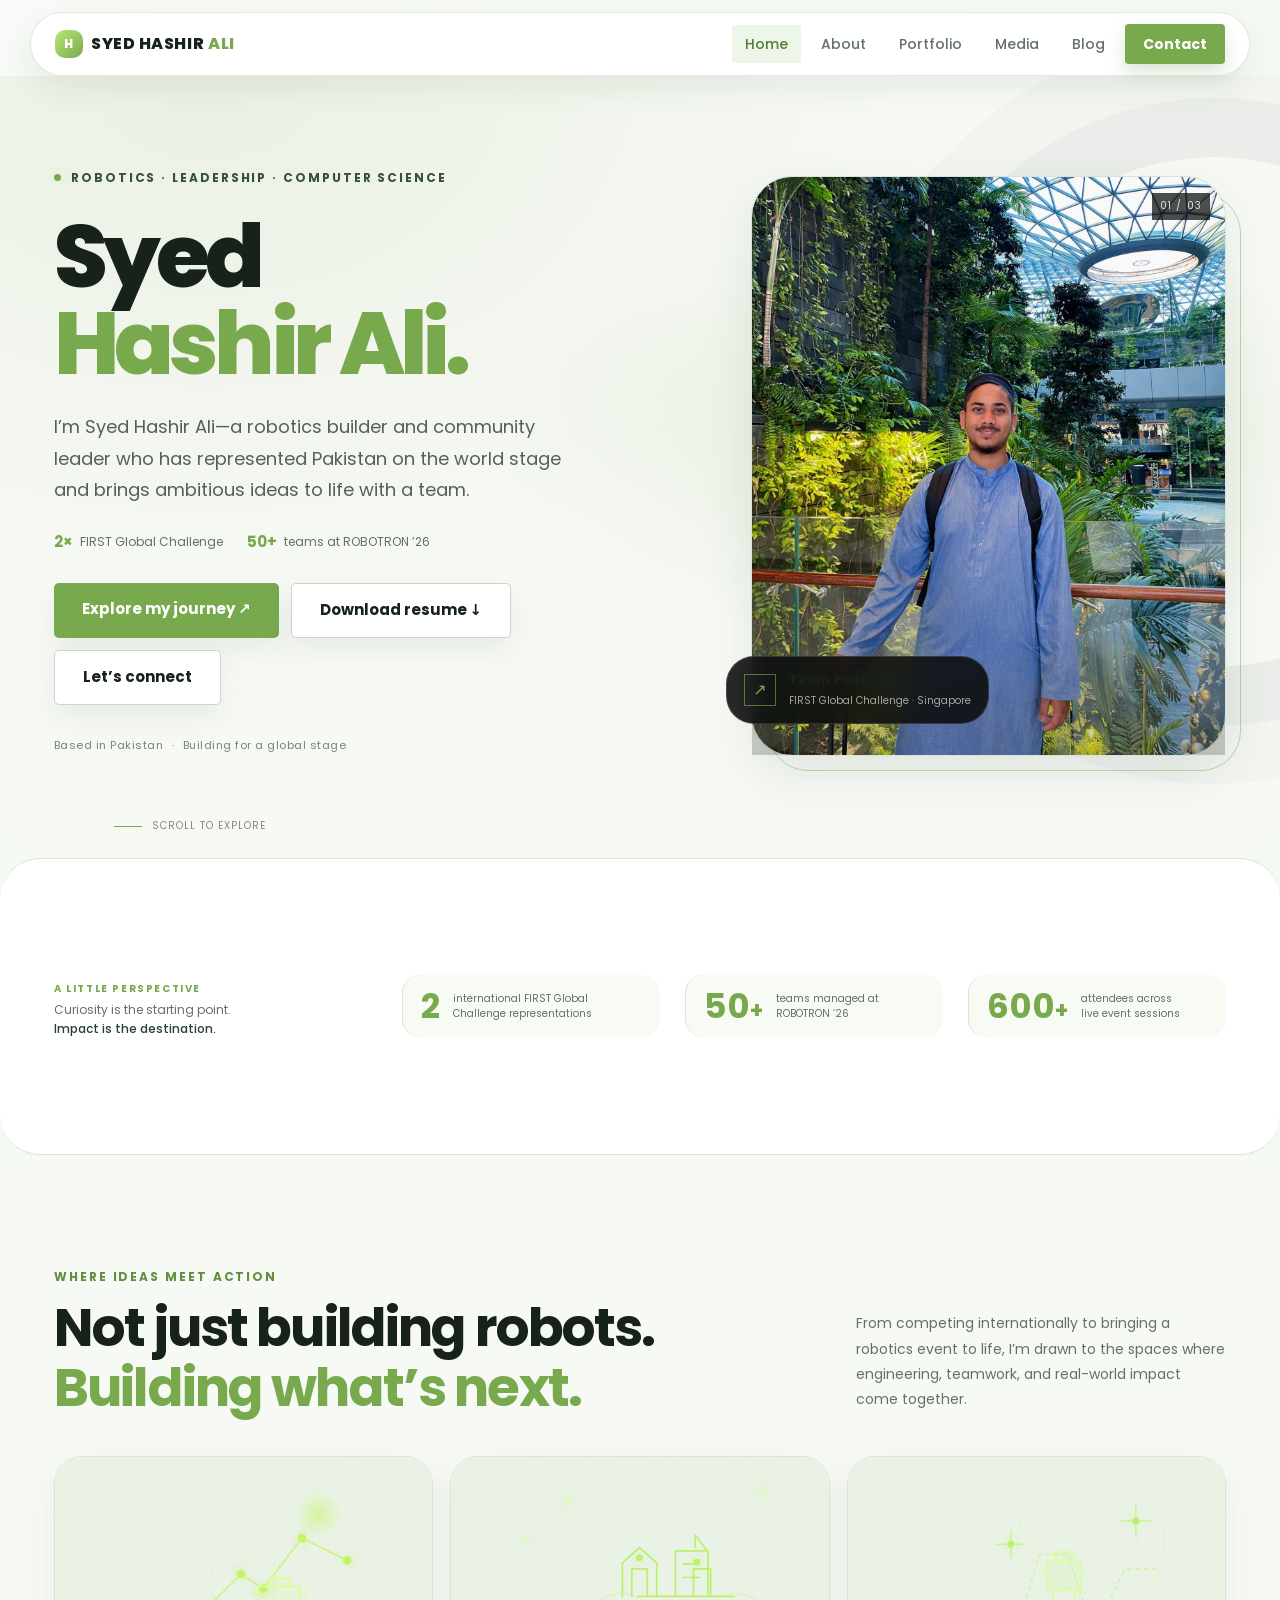
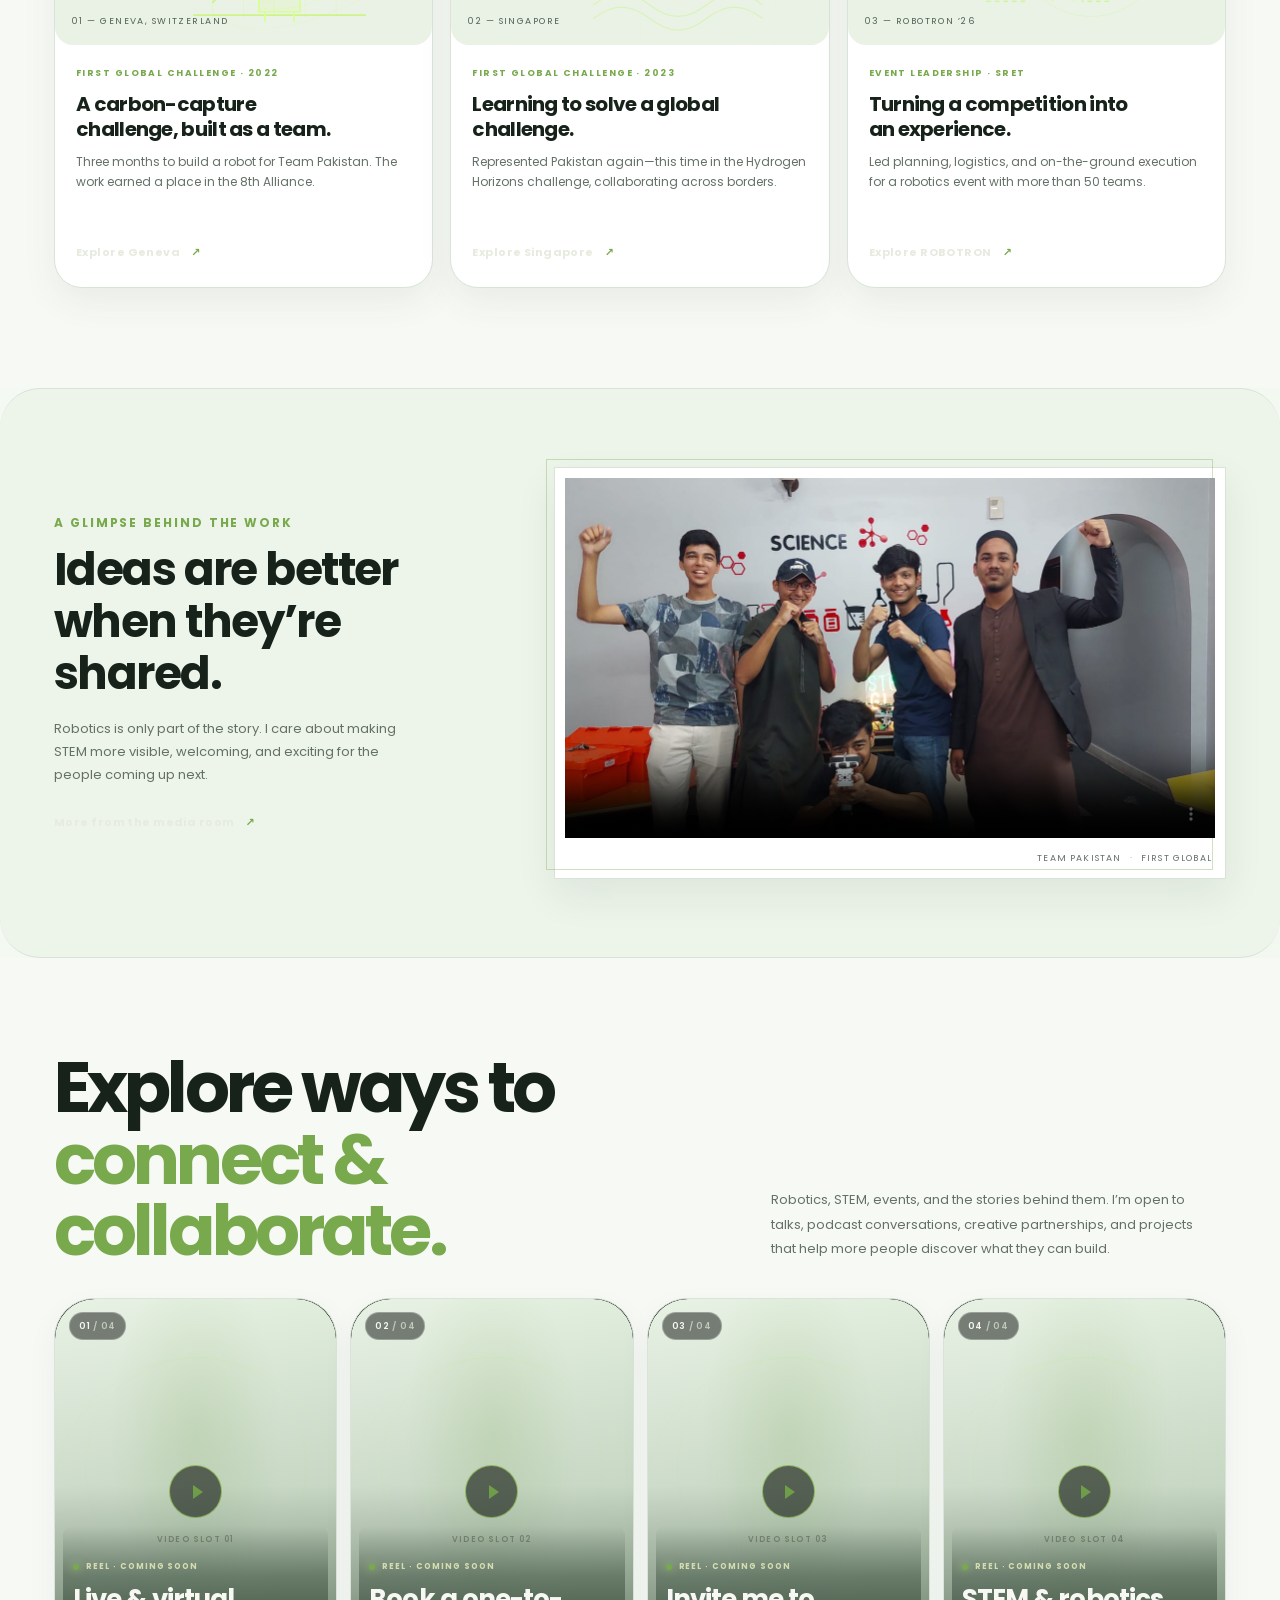
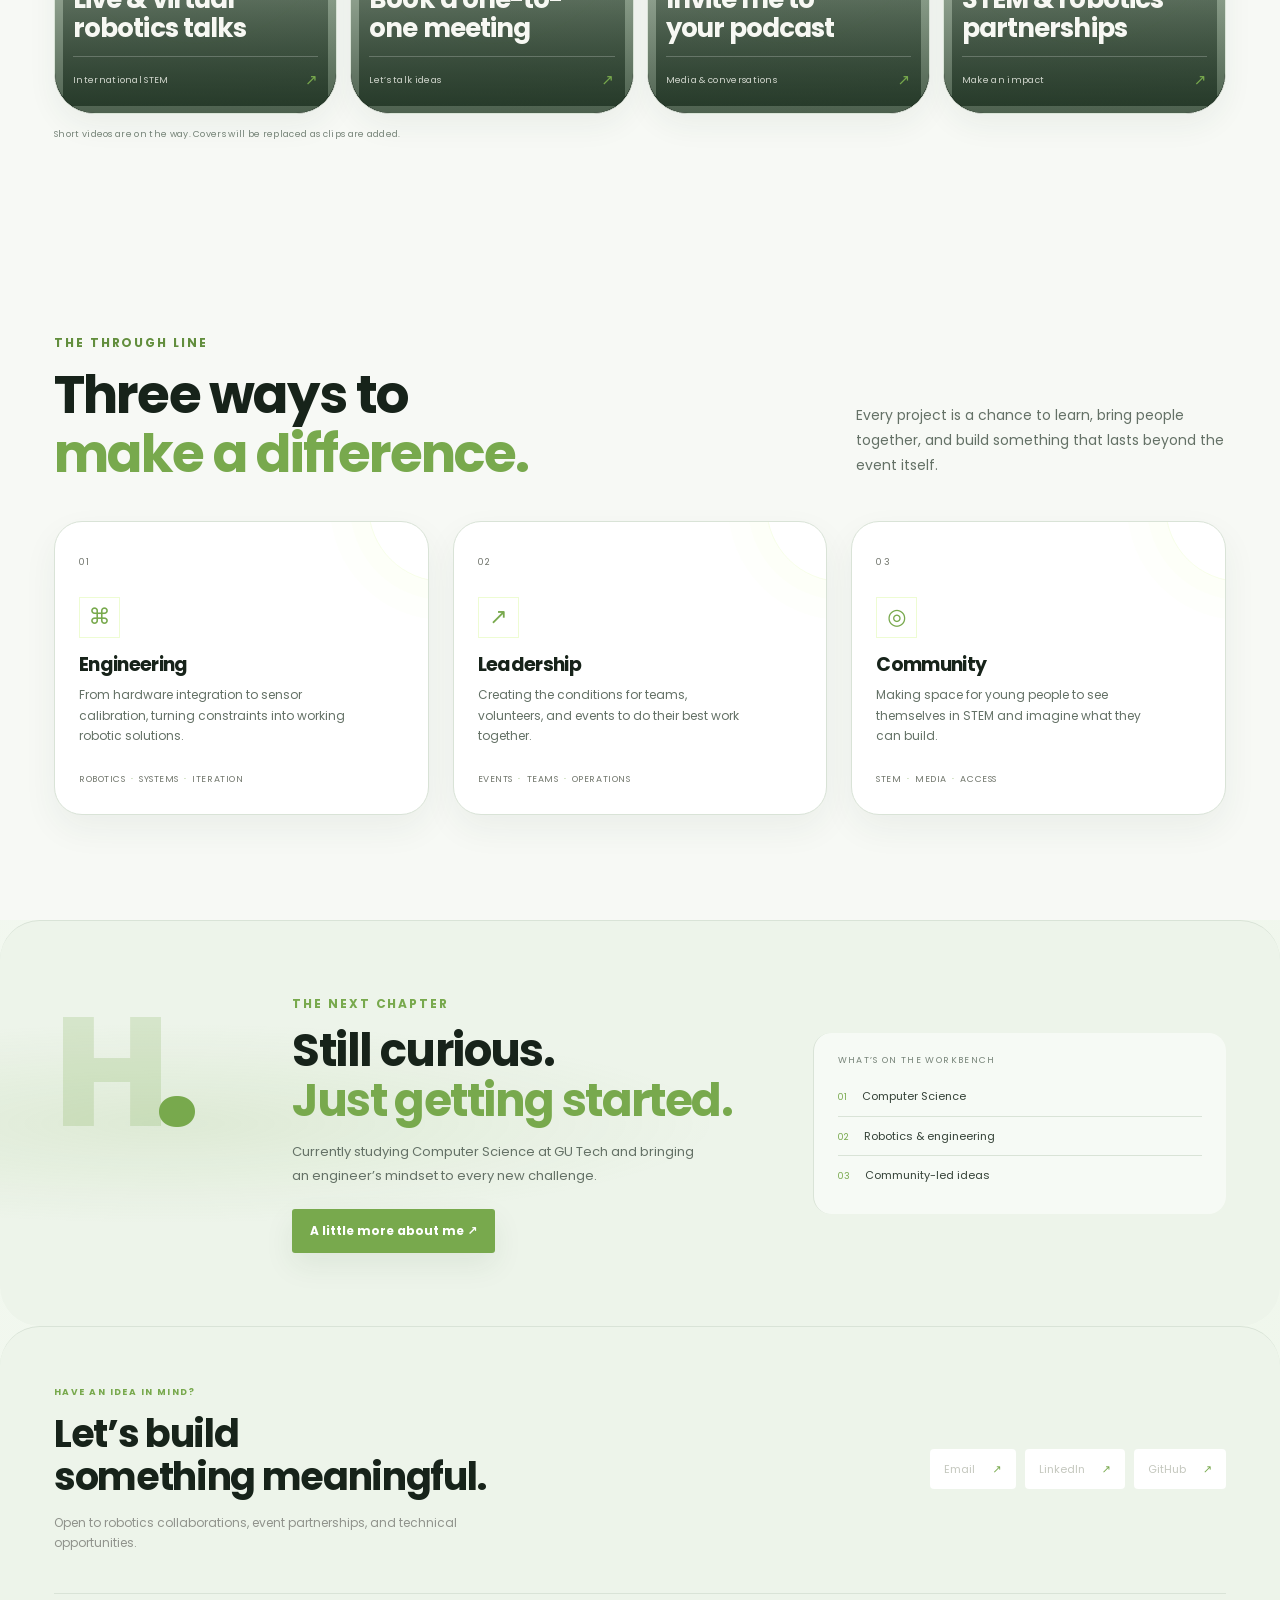
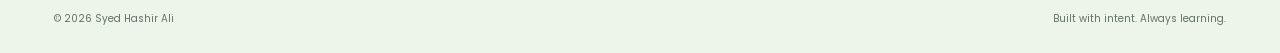
<file: public/index.html>
<!DOCTYPE html>
<html lang="en">
<head>
<meta charset="UTF-8">
<meta name="viewport" content="width=device-width, initial-scale=1">
<title>Syed Hashir Ali — Robotics, Leadership & Computer Science</title>
<meta name="description" content="Meet Syed Hashir Ali: a Team Pakistan FIRST Global Challenge representative, robotics event leader, and computer science student at GU Tech.">
<meta name="theme-color" content="#0A0A0C">
<link rel="preconnect" href="https://fonts.googleapis.com">
<link rel="preconnect" href="https://fonts.gstatic.com" crossorigin>
<link href="https://fonts.googleapis.com/css2?family=Poppins:wght@400;500;600;700;800&display=swap" rel="stylesheet">
<link rel="stylesheet" href="style.css">
</head>
<body class="home-page">

<nav>
  <div class="wrap">
    <a class="logo" href="index.html">SYED HASHIR <span>ALI</span></a>
    <button class="nav-toggle" aria-label="Open navigation" aria-expanded="false">☰</button>
    <ul class="nav-links">
      <li><a href="index.html" class="active" aria-current="page">Home</a></li>
      <li><a href="about.html">About</a></li>
      <li><a href="portfolio.html">Portfolio</a></li>
      <li><a href="media.html">Media</a></li>
      <li><a href="blog.html">Blog</a></li>
      <li><a href="contact.html" class="cta">Contact</a></li>
    </ul>
  </div>
</nav>

<main>
  <section class="home-hero">
    <div class="wrap home-hero__grid">
      <div class="home-hero__copy">
        <div class="eyebrow"><span class="status-dot"></span> Robotics · Leadership · Computer Science</div>
        <h1>Syed<br><span>Hashir Ali.</span></h1>
        <p class="home-hero__intro">I’m Syed Hashir Ali—a robotics builder and community leader who has represented Pakistan on the world stage and brings ambitious ideas to life with a team.</p>
        <div class="home-hero__facts">
          <span><b>2×</b> FIRST Global Challenge</span>
          <span><b>50+</b> teams at ROBOTRON ’26</span>
        </div>
        <div class="btn-row">
          <a class="btn btn-primary" href="journey.html">Explore my journey <span aria-hidden="true">↗</span></a>
          <a class="btn btn-outline" href="resume/Syed_Hashir_Ali_Resume.pdf" download>Download resume <span aria-hidden="true">↓</span></a>
          <a class="btn btn-outline" href="contact.html">Let’s connect</a>
        </div>
        <div class="home-hero__location">Based in Pakistan <span aria-hidden="true">·</span> Building for a global stage</div>
      </div>
      <figure class="home-hero__portrait">
        <img src="assets/images/hashir-singapore.jpg" alt="Syed Hashir Ali in Singapore" fetchpriority="high">
        <figcaption class="portrait-note">
          <span class="portrait-note__mark" aria-hidden="true">↗</span>
          <span><strong>Team Pakistan</strong><small>FIRST Global Challenge · Singapore</small></span>
        </figcaption>
        <span class="portrait-index" aria-hidden="true">01 / 03</span>
      </figure>
    </div>
    <div class="hero-scroll" aria-hidden="true"><span></span> Scroll to explore</div>
  </section>

  <section class="home-proof" aria-label="Highlights">
    <div class="wrap home-proof__grid">
      <div class="home-proof__intro">
        <span class="eyebrow">A little perspective</span>
        <p>Curiosity is the starting point.<br><strong>Impact is the destination.</strong></p>
      </div>
      <div class="home-proof__stat"><b>2</b><span>international FIRST Global<br>Challenge representations</span></div>
      <div class="home-proof__stat"><b>50<span>+</span></b><span>teams managed at<br>ROBOTRON ’26</span></div>
      <div class="home-proof__stat"><b>600<span>+</span></b><span>attendees across<br>live event sessions</span></div>
    </div>
  </section>

  <section class="home-story">
    <div class="wrap">
      <div class="section-head home-section-head reveal">
        <div>
          <div class="eyebrow">Where ideas meet action</div>
          <h2>Not just building robots.<br><span>Building what’s next.</span></h2>
        </div>
        <p>From competing internationally to bringing a robotics event to life, I’m drawn to the spaces where engineering, teamwork, and real-world impact come together.</p>
      </div>

      <div class="home-story-grid">
        <a class="story-card story-card--geneva reveal" href="geneva.html">
          <div class="story-card__art art-geneva" aria-hidden="true">
            <span class="art-orbit art-orbit--one"></span>
            <span class="art-orbit art-orbit--two"></span>
            <span class="art-sun"></span>
            <svg viewBox="0 0 240 180" role="presentation">
              <path class="art-line" d="M20 145h200M42 130l33-33 26 17 45-59 53 26" />
              <path class="art-line art-line--thin" d="M42 148V45m36 103V84m36 64V69m36 79V42m36 106V58" />
              <circle class="art-node" cx="75" cy="97" r="5"/><circle class="art-node" cx="101" cy="114" r="5"/><circle class="art-node" cx="146" cy="55" r="5"/><circle class="art-node" cx="199" cy="81" r="5"/>
              <path class="art-robot" d="M96 111h48v30H96zM108 102h24v9h-24zm-5 39v11m34-11v11M88 120h8m48 0h8" />
            </svg>
            <span class="art-label">01 — Geneva, Switzerland</span>
          </div>
          <div class="story-card__copy">
            <div class="story-card__eyebrow">FIRST Global Challenge · 2022</div>
            <h3>A carbon-capture challenge, built as a team.</h3>
            <p>Three months to build a robot for Team Pakistan. The work earned a place in the 8th Alliance.</p>
            <span class="story-card__link">Explore Geneva <span aria-hidden="true">↗</span></span>
          </div>
        </a>

        <a class="story-card story-card--singapore reveal" href="singapore.html">
          <div class="story-card__art art-singapore" aria-hidden="true">
            <span class="art-grid"></span>
            <span class="art-spark art-spark--one"></span><span class="art-spark art-spark--two"></span><span class="art-spark art-spark--three"></span>
            <svg viewBox="0 0 240 180" role="presentation">
              <path class="art-wave" d="M24 133c23-18 43-18 66 0s43 18 66 0 43-18 66 0M24 149c23-18 43-18 66 0s43 18 66 0 43-18 66 0" />
              <path class="art-line" d="M58 123V84l20-18 20 18v39m-29 0V91h18v32m33 0V70h38v53m-29-38h19m-19 16h19m-5-35V51l14 19m-16 53V91h20v32m-85 0h113" />
              <circle class="art-node" cx="78" cy="78" r="4"/><circle class="art-node" cx="145" cy="83" r="4"/>
            </svg>
            <span class="art-label">02 — Singapore</span>
          </div>
          <div class="story-card__copy">
            <div class="story-card__eyebrow">FIRST Global Challenge · 2023</div>
            <h3>Learning to solve a global challenge.</h3>
            <p>Represented Pakistan again—this time in the Hydrogen Horizons challenge, collaborating across borders.</p>
            <span class="story-card__link">Explore Singapore <span aria-hidden="true">↗</span></span>
          </div>
        </a>

        <a class="story-card story-card--robotron reveal" href="robotron.html">
          <div class="story-card__art art-robotron" aria-hidden="true">
            <span class="art-ring art-ring--one"></span><span class="art-ring art-ring--two"></span>
            <svg viewBox="0 0 240 180" role="presentation">
              <path class="art-track" d="M20 129h45l16-55h34l17 55h31l18-38h39" />
              <path class="art-robot" d="M89 82h42v34H89zM98 71h24v11H98zm-1 45v12m25-12v12M82 94h7m42 0h8" />
              <path class="art-line art-line--thin" d="M31 62h34m-17-17v34m127-44h38m-19-19v38" />
              <circle class="art-node" cx="48" cy="62" r="4"/><circle class="art-node" cx="194" cy="35" r="4"/>
            </svg>
            <span class="art-label">03 — ROBOTRON ’26</span>
          </div>
          <div class="story-card__copy">
            <div class="story-card__eyebrow">Event leadership · SRET</div>
            <h3>Turning a competition into an experience.</h3>
            <p>Led planning, logistics, and on-the-ground execution for a robotics event with more than 50 teams.</p>
            <span class="story-card__link">Explore ROBOTRON <span aria-hidden="true">↗</span></span>
          </div>
        </a>
      </div>
    </div>
  </section>

  <section class="home-film">
    <div class="wrap home-film__grid reveal">
      <div class="home-film__copy">
        <div class="eyebrow">A glimpse behind the work</div>
        <h2>Ideas are better<br>when they’re shared.</h2>
        <p>Robotics is only part of the story. I care about making STEM more visible, welcoming, and exciting for the people coming up next.</p>
        <a class="text-link" href="media.html">More from the media room <span aria-hidden="true">↗</span></a>
      </div>
      <div class="home-film__frame">
        <video controls muted playsinline preload="metadata" poster="assets/images/teampakforsingapore.jpg" aria-label="FIRST Global Challenge short video featuring Team Pakistan">
          <source src="videos/reel-1.mp4" type="video/mp4">
          Your browser does not support HTML video.
        </video>
        <span class="home-film__caption">Team Pakistan <span>·</span> FIRST Global</span>
      </div>
    </div>
  </section>

  <section class="home-shorts">
    <div class="wrap">
      <div class="home-shorts__heading reveal">
        <h2>Explore ways to<br><span>connect & collaborate.</span></h2>
        <p>Robotics, STEM, events, and the stories behind them. I’m open to talks, podcast conversations, creative partnerships, and projects that help more people discover what they can build.</p>
      </div>
      <div class="home-shorts__grid reveal">
        <a class="home-short-card" href="geneva.html" data-short-video="videos/shorts/robotics-talks.mp4" aria-label="Explore live and virtual robotics talks">
          <span class="home-short-card__screen" aria-hidden="true"><span class="home-short-card__play"></span><span class="home-short-card__screen-label">VIDEO SLOT 01</span></span>
          <span class="home-short-card__number">01 <i>/ 04</i></span>
          <span class="home-short-card__content"><span class="home-short-card__type">REEL · COMING SOON</span><strong>Live & virtual<br>robotics talks</strong><span class="home-short-card__link">International STEM <i aria-hidden="true">↗</i></span></span>
        </a>
        <a class="home-short-card" href="contact.html" data-short-video="videos/shorts/one-to-one-meeting.mp4" aria-label="Book a one-to-one conversation">
          <span class="home-short-card__screen" aria-hidden="true"><span class="home-short-card__play"></span><span class="home-short-card__screen-label">VIDEO SLOT 02</span></span>
          <span class="home-short-card__number">02 <i>/ 04</i></span>
          <span class="home-short-card__content"><span class="home-short-card__type">REEL · COMING SOON</span><strong>Book a one-to-<br>one meeting</strong><span class="home-short-card__link">Let’s talk ideas <i aria-hidden="true">↗</i></span></span>
        </a>
        <a class="home-short-card" href="media.html" data-short-video="videos/shorts/podcast-guest.mp4" aria-label="Invite me to a podcast or media conversation">
          <span class="home-short-card__screen" aria-hidden="true"><span class="home-short-card__play"></span><span class="home-short-card__screen-label">VIDEO SLOT 03</span></span>
          <span class="home-short-card__number">03 <i>/ 04</i></span>
          <span class="home-short-card__content"><span class="home-short-card__type">REEL · COMING SOON</span><strong>Invite me to<br>your podcast</strong><span class="home-short-card__link">Media & conversations <i aria-hidden="true">↗</i></span></span>
        </a>
        <a class="home-short-card" href="contact.html" data-short-video="videos/shorts/stem-partnerships.mp4" aria-label="Explore STEM and robotics partnerships">
          <span class="home-short-card__screen" aria-hidden="true"><span class="home-short-card__play"></span><span class="home-short-card__screen-label">VIDEO SLOT 04</span></span>
          <span class="home-short-card__number">04 <i>/ 04</i></span>
          <span class="home-short-card__content"><span class="home-short-card__type">REEL · COMING SOON</span><strong>STEM & robotics<br>partnerships</strong><span class="home-short-card__link">Make an impact <i aria-hidden="true">↗</i></span></span>
        </a>
      </div>
      <p class="home-shorts__note">Short videos are on the way. Covers will be replaced as clips are added.</p>
    </div>
  </section>

  <section class="home-pillars">
    <div class="wrap">
      <div class="section-head home-section-head reveal">
        <div>
          <div class="eyebrow">The through line</div>
          <h2>Three ways to<br><span>make a difference.</span></h2>
        </div>
        <p>Every project is a chance to learn, bring people together, and build something that lasts beyond the event itself.</p>
      </div>
      <div class="pillars-row home-pillars__row reveal">
        <article class="pillar home-pillar">
          <span class="pillar-number">01</span>
          <span class="pillar-icon" aria-hidden="true">⌘</span>
          <h3>Engineering</h3>
          <p>From hardware integration to sensor calibration, turning constraints into working robotic solutions.</p>
          <span class="pillar-keywords">Robotics <i>·</i> Systems <i>·</i> Iteration</span>
        </article>
        <article class="pillar home-pillar">
          <span class="pillar-number">02</span>
          <span class="pillar-icon" aria-hidden="true">↗</span>
          <h3>Leadership</h3>
          <p>Creating the conditions for teams, volunteers, and events to do their best work together.</p>
          <span class="pillar-keywords">Events <i>·</i> Teams <i>·</i> Operations</span>
        </article>
        <article class="pillar home-pillar">
          <span class="pillar-number">03</span>
          <span class="pillar-icon" aria-hidden="true">◎</span>
          <h3>Community</h3>
          <p>Making space for young people to see themselves in STEM and imagine what they can build.</p>
          <span class="pillar-keywords">STEM <i>·</i> Media <i>·</i> Access</span>
        </article>
      </div>
    </div>
  </section>

  <section class="home-next">
    <div class="wrap home-next__grid reveal">
      <div class="home-next__mark" aria-hidden="true">H<span>.</span></div>
      <div class="home-next__copy">
        <div class="eyebrow">The next chapter</div>
        <h2>Still curious.<br><span>Just getting started.</span></h2>
        <p>Currently studying Computer Science at GU Tech and bringing an engineer’s mindset to every new challenge.</p>
        <a class="btn btn-primary" href="about.html#education">A little more about me <span aria-hidden="true">↗</span></a>
      </div>
      <div class="home-next__aside">
        <span class="home-next__aside-label">What’s on the workbench</span>
        <div><span>01</span> Computer Science</div>
        <div><span>02</span> Robotics & engineering</div>
        <div><span>03</span> Community-led ideas</div>
      </div>
    </div>
  </section>
</main>

<footer>
  <div class="wrap">
    <div class="foot-grid">
      <div>
        <div class="eyebrow">Have an idea in mind?</div>
        <h2>Let’s build<br>something meaningful.</h2>
        <p class="home-footer__copy">Open to robotics collaborations, event partnerships, and technical opportunities.</p>
      </div>
      <div class="foot-links">
        <a href="mailto:ahashir541@gmail.com">Email <span aria-hidden="true">↗</span></a>
        <a href="https://www.linkedin.com/in/syedhashiraly" target="_blank" rel="noopener noreferrer">LinkedIn <span aria-hidden="true">↗</span></a>
        <a href="https://github.com/ahashir541" target="_blank" rel="noopener noreferrer">GitHub <span aria-hidden="true">↗</span></a>
      </div>
    </div>
    <div class="copyright"><span>© 2026 Syed Hashir Ali</span><span>Built with intent. Always learning.</span></div>
  </div>
</footer>

<script src="main.js"></script>
</body>
</html>
</file>
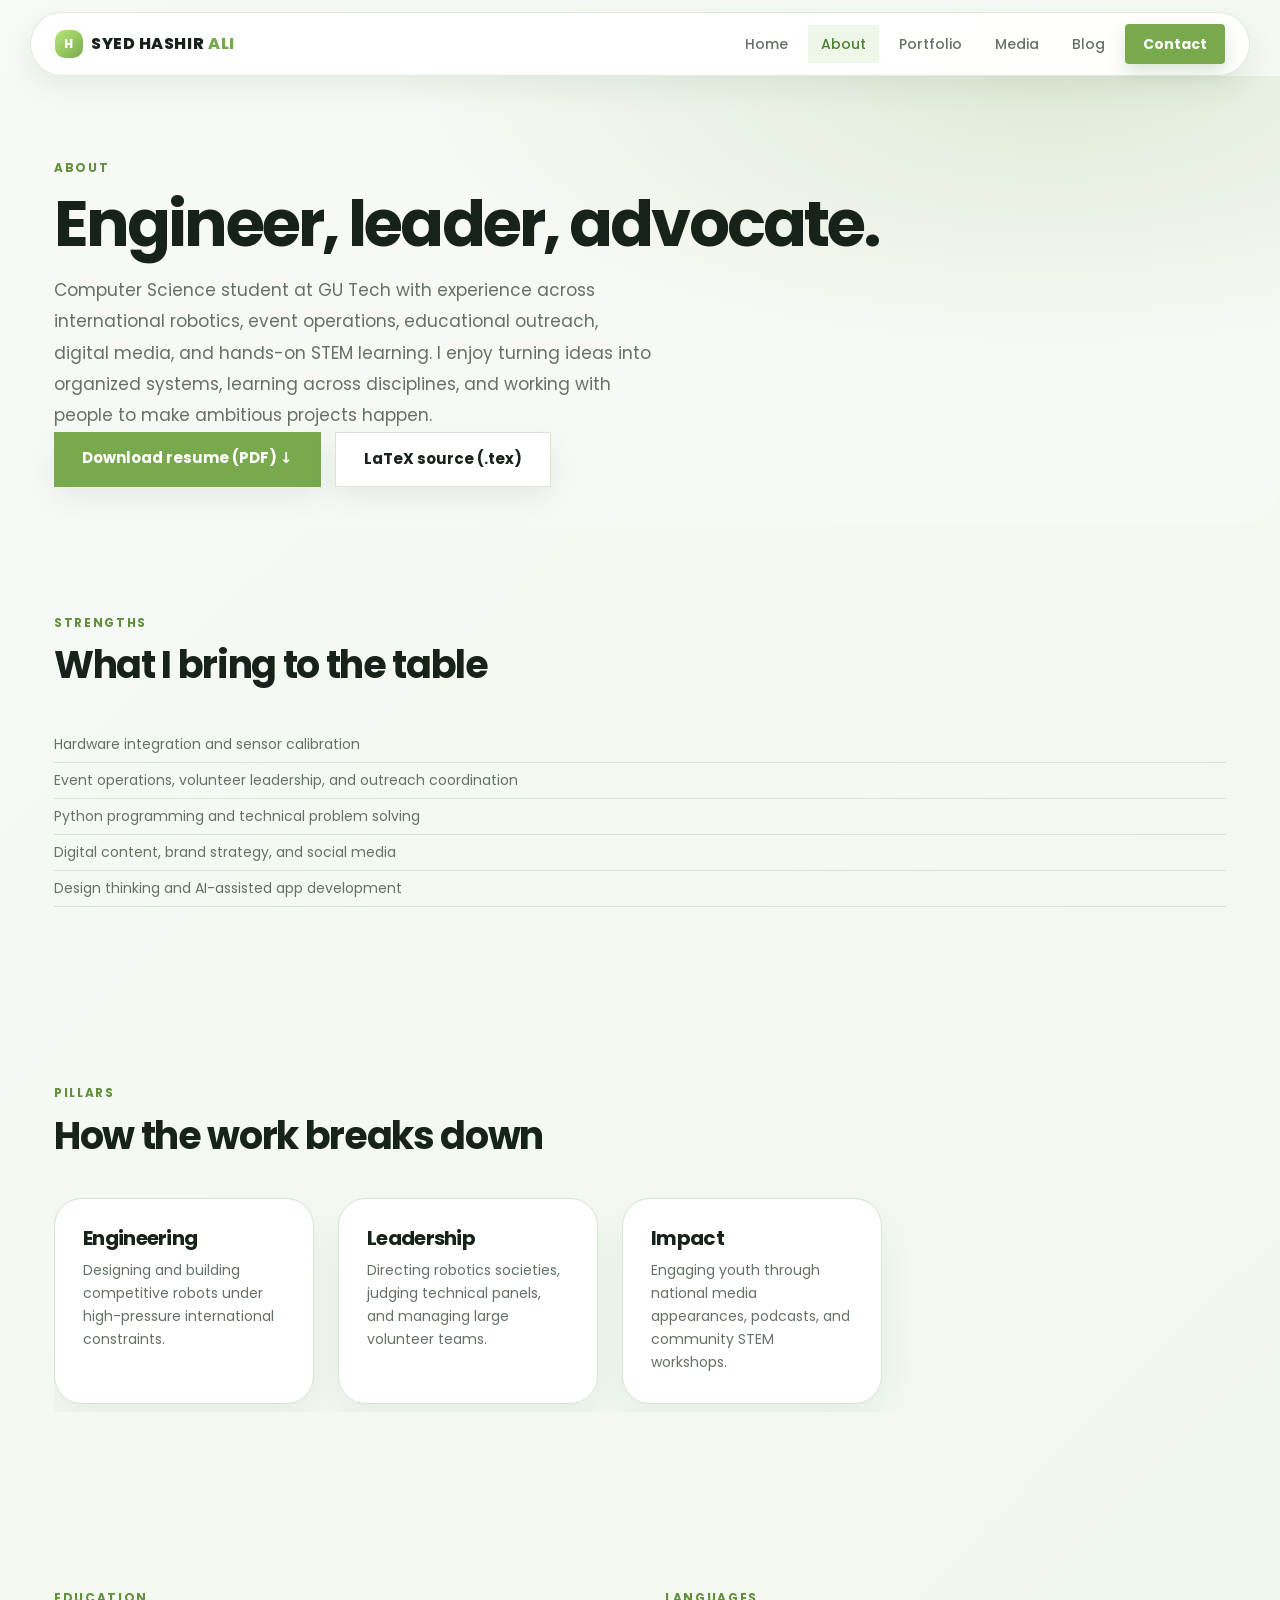
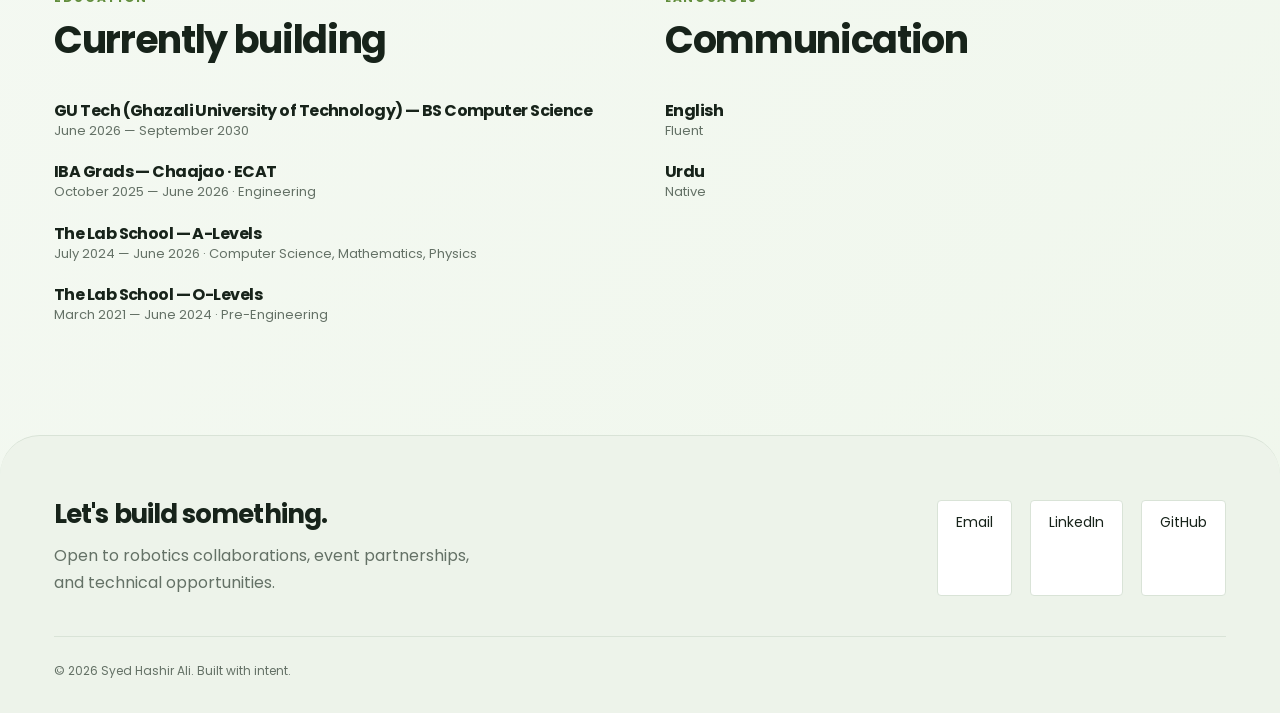
<file: public/about.html>
<!DOCTYPE html>
<html lang="en">
<head>
<meta charset="UTF-8">
<meta name="viewport" content="width=device-width, initial-scale=1">
<title>About — Syed Hashir Ali</title>
<link rel="preconnect" href="https://fonts.googleapis.com">
<link href="https://fonts.googleapis.com/css2?family=Poppins:wght@400;500;600;700;800&display=swap" rel="stylesheet">
<link rel="stylesheet" href="style.css">
</head>
<body>

<nav>
  <div class="wrap">
    <a class="logo" href="index.html">SYED HASHIR <span>ALI</span></a>
    <button class="nav-toggle" aria-label="Menu">☰</button>
    <ul class="nav-links">
      <li><a href="index.html">Home</a></li>
      <li><a href="about.html" class="active" aria-current="page">About</a></li>
      <li><a href="portfolio.html">Portfolio</a></li>
      <li><a href="media.html">Media</a></li>
      <li><a href="blog.html">Blog</a></li>
      <li><a href="contact.html" class="cta">Contact</a></li>
    </ul>
  </div>
</nav>

<section class="page-hero">
  <div class="wrap">
    <div class="eyebrow">About</div>
    <h1>Engineer, leader, advocate.</h1>
    <p>Computer Science student at GU Tech with experience across international robotics, event operations, educational outreach, digital media, and hands-on STEM learning. I enjoy turning ideas into organized systems, learning across disciplines, and working with people to make ambitious projects happen.</p>
    <div class="btn-row">
      <a class="btn btn-primary" href="resume/Syed_Hashir_Ali_Resume.pdf" download>Download resume (PDF) <span aria-hidden="true">↓</span></a>
      <a class="btn btn-outline" href="resume/Syed_Hashir_Ali_Resume.tex" download>LaTeX source (.tex)</a>
    </div>
  </div>
</section>

<section>
  <div class="wrap">
    <div class="section-head reveal"><div class="eyebrow">Strengths</div><h2>What I bring to the table</h2></div>
    <div class="skills-grid reveal">
      <div class="skill-cat"><ul>
        <li>Hardware integration and sensor calibration</li>
        <li>Event operations, volunteer leadership, and outreach coordination</li>
        <li>Python programming and technical problem solving</li>
        <li>Digital content, brand strategy, and social media</li>
        <li>Design thinking and AI-assisted app development</li>
      </ul></div>
    </div>
  </div>
</section>

<section>
  <div class="wrap">
    <div class="section-head reveal"><div class="eyebrow">Pillars</div><h2>How the work breaks down</h2></div>
    <div class="pillars-row reveal">
      <div class="pillar"><h3>Engineering</h3><p>Designing and building competitive robots under high-pressure international constraints.</p></div>
      <div class="pillar"><h3>Leadership</h3><p>Directing robotics societies, judging technical panels, and managing large volunteer teams.</p></div>
      <div class="pillar"><h3>Impact</h3><p>Engaging youth through national media appearances, podcasts, and community STEM workshops.</p></div>
    </div>
  </div>
</section>

<section id="education">
  <div class="wrap two-col">
    <div class="reveal">
      <div class="section-head"><div class="eyebrow">Education</div><h2>Currently building</h2></div>
      <div class="edu-item"><h3>GU Tech (Ghazali University of Technology) — BS Computer Science</h3><div class="when">June 2026 — September 2030</div></div>
      <div class="edu-item"><h3>IBA Grads — Chaajao · ECAT</h3><div class="when">October 2025 — June 2026 · Engineering</div></div>
      <div class="edu-item"><h3>The Lab School — A-Levels</h3><div class="when">July 2024 — June 2026 · Computer Science, Mathematics, Physics</div></div>
      <div class="edu-item"><h3>The Lab School — O-Levels</h3><div class="when">March 2021 — June 2024 · Pre-Engineering</div></div>
    </div>
    <div class="reveal">
      <div class="section-head"><div class="eyebrow">Languages</div><h2>Communication</h2></div>
      <div class="edu-item"><h3>English</h3><div class="when">Fluent</div></div>
      <div class="edu-item"><h3>Urdu</h3><div class="when">Native</div></div>
    </div>
  </div>
</section>

<footer>
  <div class="wrap">
    <div class="foot-grid">
      <div>
        <h2>Let's build something.</h2>
        <p style="color:var(--muted); max-width:420px;">Open to robotics collaborations, event partnerships, and technical opportunities.</p>
      </div>
      <div class="foot-links">
        <a href="mailto:ahashir541@gmail.com">Email</a>
        <a href="https://www.linkedin.com/in/syedhashiraly" target="_blank" rel="noopener">LinkedIn</a>
        <a href="https://github.com/ahashir541" target="_blank" rel="noopener">GitHub</a>
      </div>
    </div>
    <div class="copyright">© 2026 Syed Hashir Ali. Built with intent.</div>
  </div>
</footer>

<script src="main.js"></script>
</body>
</html>
</file>
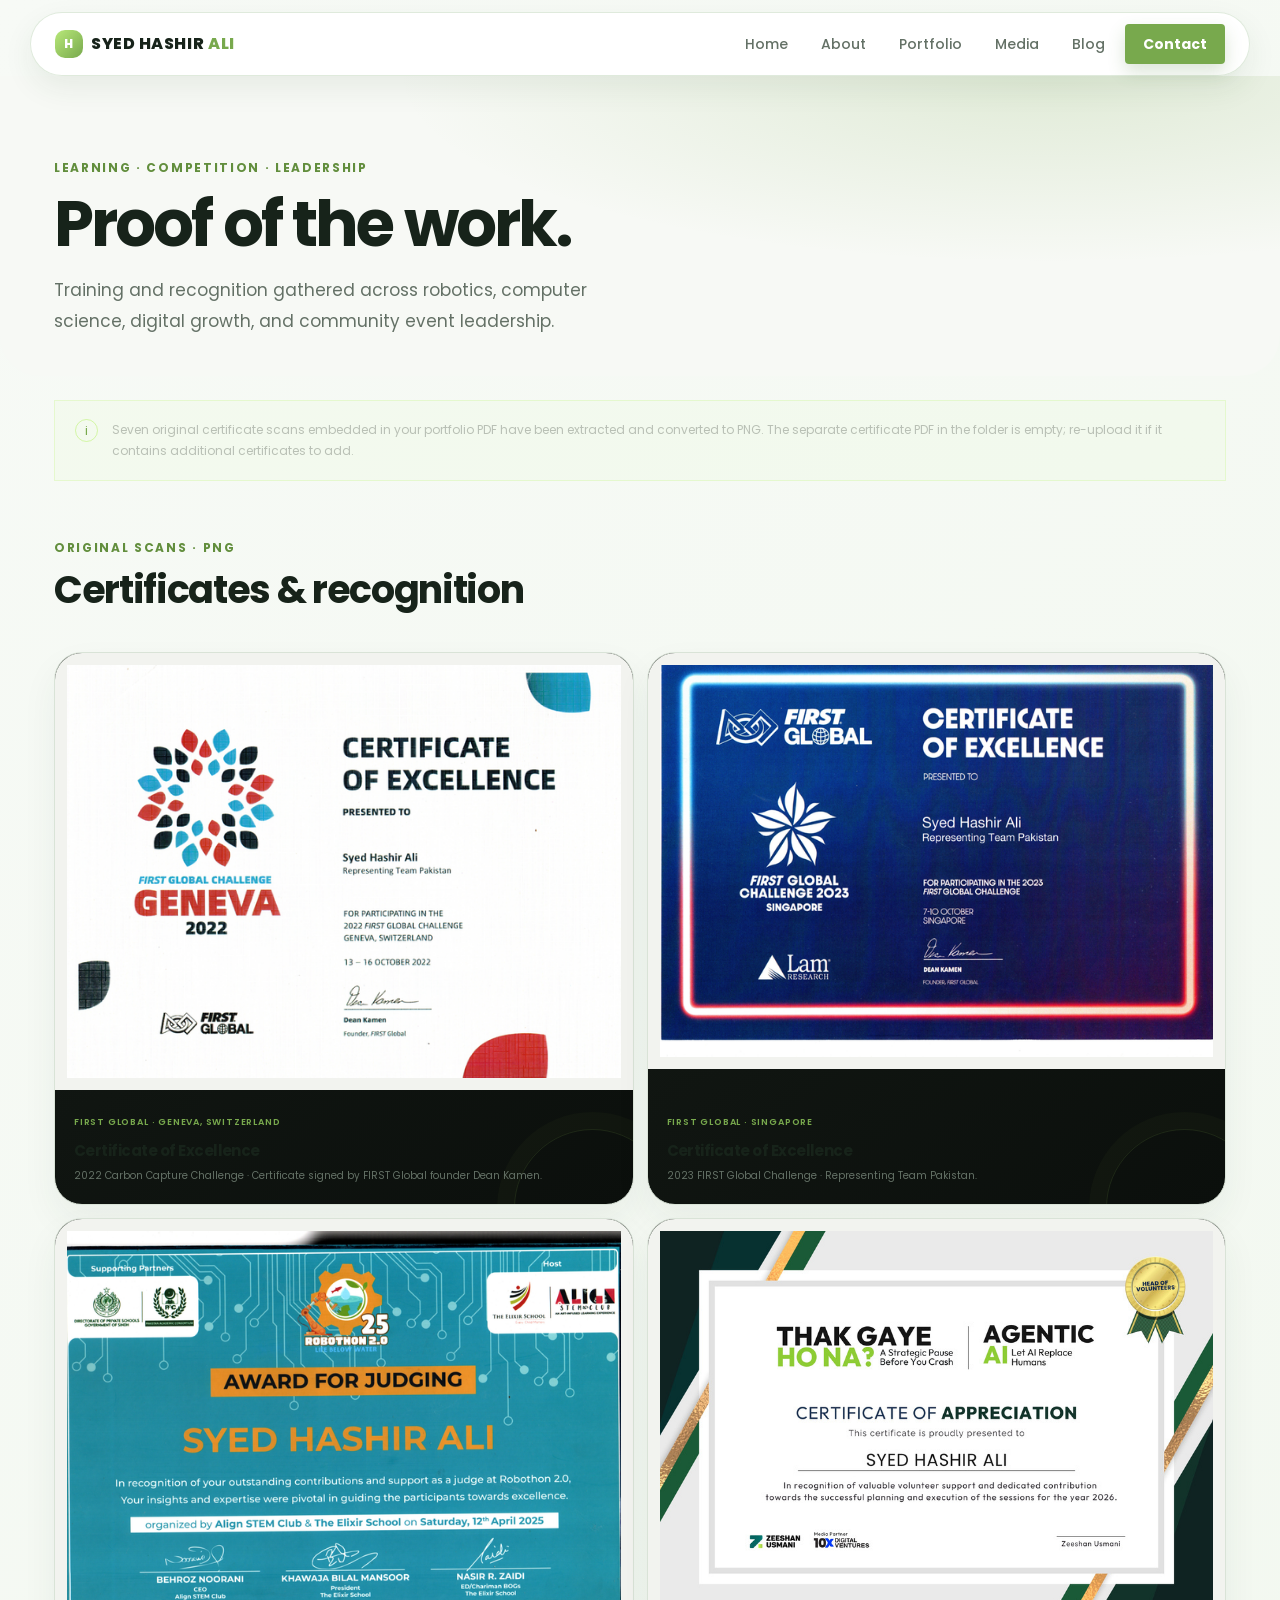
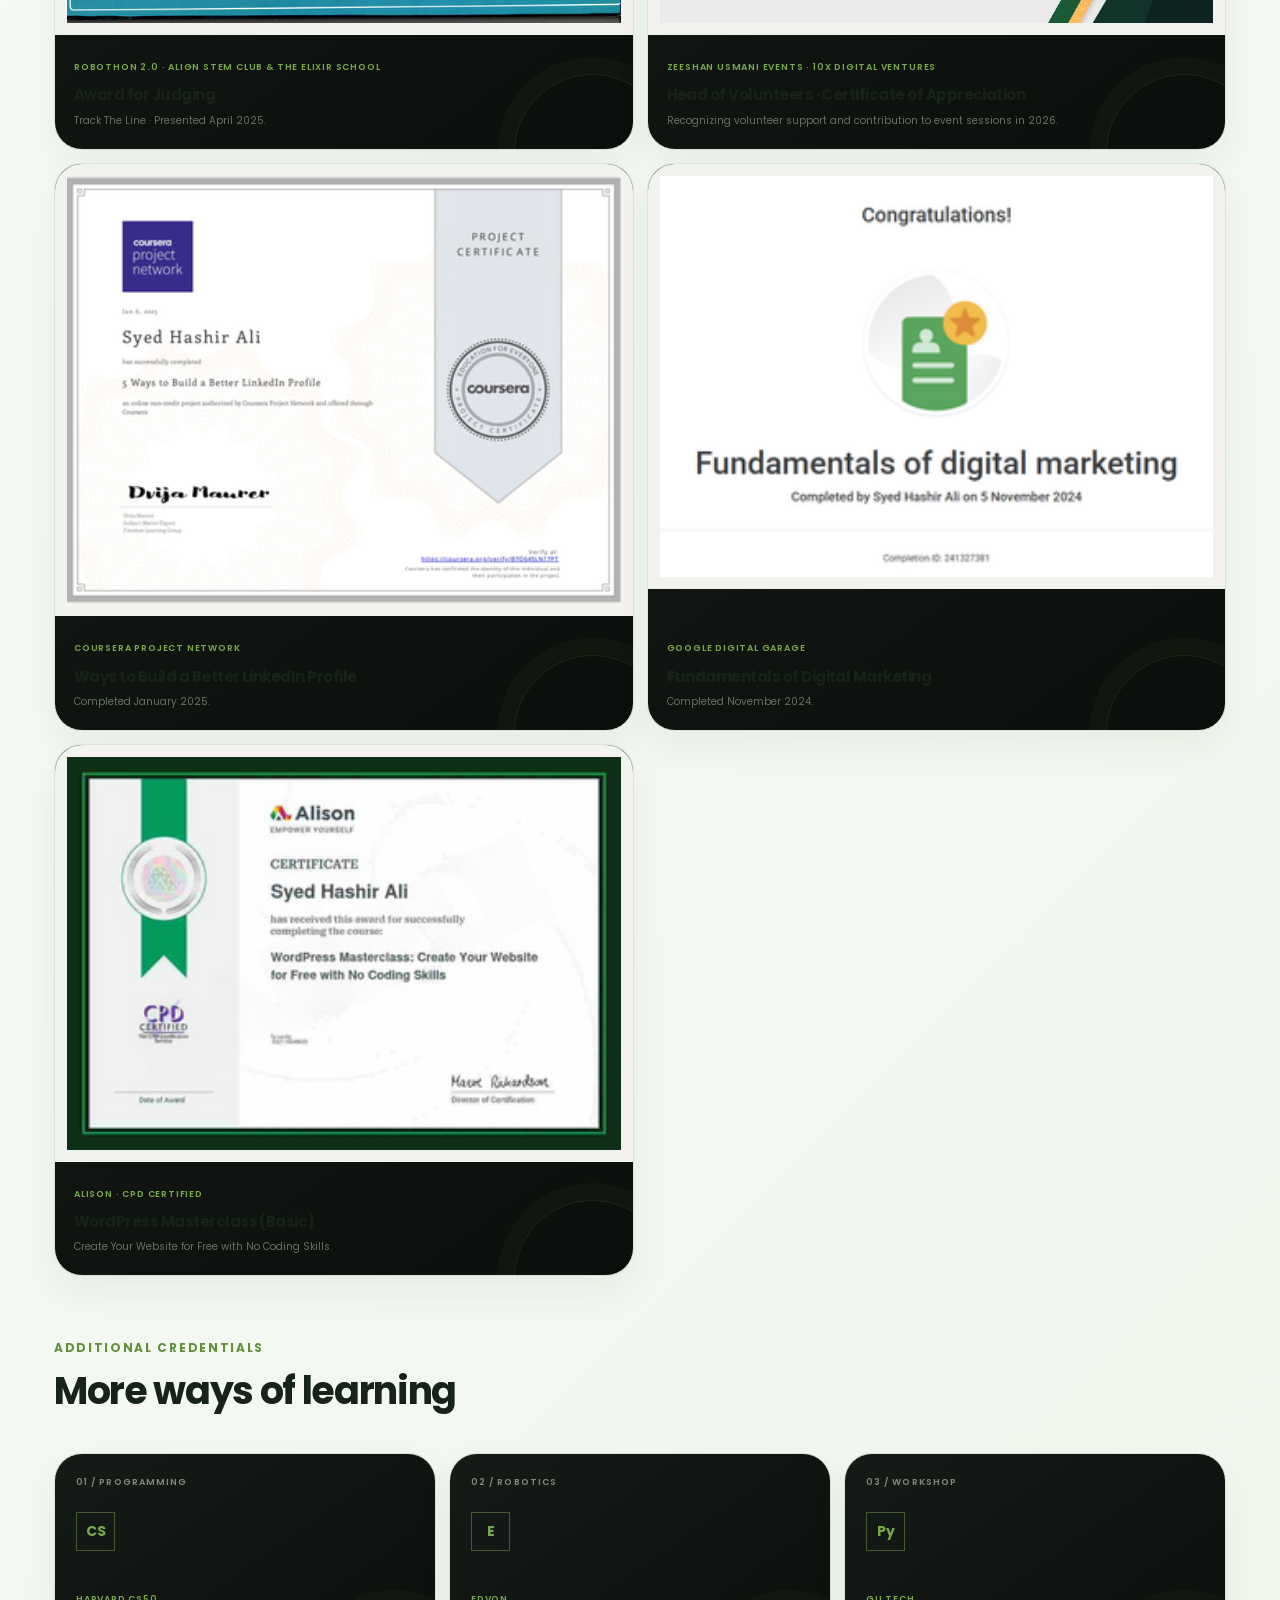
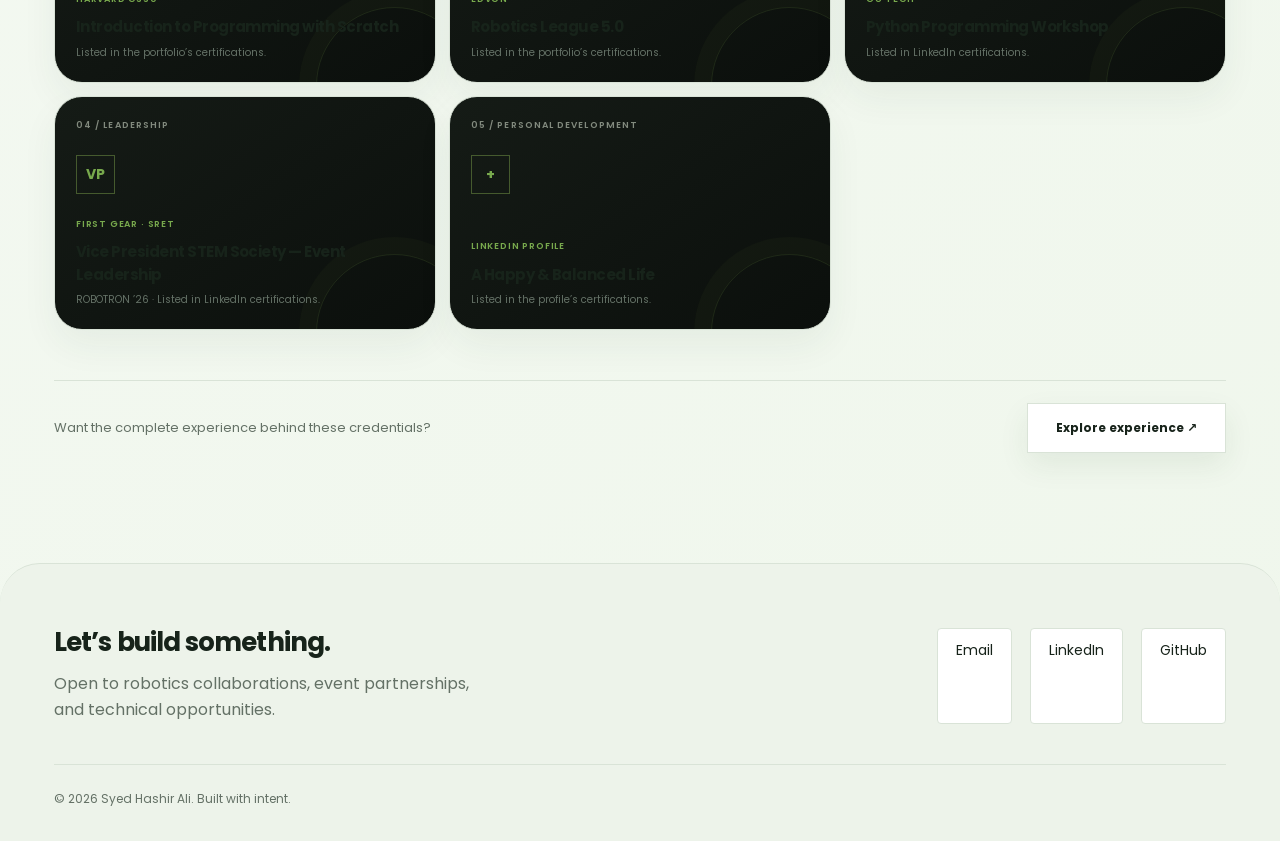
<file: public/certifications.html>
<!DOCTYPE html>
<html lang="en">
<head>
<meta charset="UTF-8">
<meta name="viewport" content="width=device-width, initial-scale=1">
<title>Certificates & Recognition — Syed Hashir Ali</title>
<meta name="description" content="Training, competition participation, and event leadership credentials listed in Syed Hashir Ali’s portfolio and LinkedIn profile.">
<link rel="preconnect" href="https://fonts.googleapis.com">
<link rel="preconnect" href="https://fonts.gstatic.com" crossorigin>
<link href="https://fonts.googleapis.com/css2?family=Poppins:wght@400;500;600;700;800&display=swap" rel="stylesheet">
<link rel="stylesheet" href="style.css">
</head>
<body>

<nav>
  <div class="wrap">
    <a class="logo" href="index.html">SYED HASHIR <span>ALI</span></a>
    <button class="nav-toggle" aria-label="Open navigation" aria-expanded="false">☰</button>
    <ul class="nav-links">
      <li><a href="index.html">Home</a></li>
      <li><a href="about.html">About</a></li>
      <li><a href="portfolio.html">Portfolio</a></li>
      <li><a href="media.html">Media</a></li>
      <li><a href="blog.html">Blog</a></li>
      <li><a href="contact.html" class="cta">Contact</a></li>
    </ul>
  </div>
</nav>

<main>
  <section class="page-hero">
    <div class="wrap">
      <div class="eyebrow">Learning · Competition · Leadership</div>
      <h1>Proof of the work.</h1>
      <p>Training and recognition gathered across robotics, computer science, digital growth, and community event leadership.</p>
    </div>
  </section>

  <section class="certificate-section">
    <div class="wrap">
      <div class="certificate-notice">
        <span class="certificate-notice__icon" aria-hidden="true">i</span>
        <p>Seven original certificate scans embedded in your portfolio PDF have been extracted and converted to PNG. The separate certificate PDF in the folder is empty; re-upload it if it contains additional certificates to add.</p>
      </div>

      <div class="section-head reveal"><div class="eyebrow">Original scans · PNG</div><h2>Certificates & recognition</h2></div>
      <div class="certificate-grid certificate-grid--scan reveal">
        <article class="certificate-card certificate-card--scan">
          <a class="certificate-scan" href="assets/certificates/first-global-geneva-2022-certificate.png" target="_blank" rel="noopener noreferrer"><img src="assets/certificates/first-global-geneva-2022-certificate.png" alt="FIRST Global Challenge Geneva 2022 Certificate of Excellence awarded to Syed Hashir Ali"></a>
          <div class="certificate-card__body"><span class="certificate-card__issuer">FIRST Global · Geneva, Switzerland</span><h3>Certificate of Excellence</h3><p>2022 Carbon Capture Challenge · Certificate signed by FIRST Global founder Dean Kamen.</p></div>
        </article>
        <article class="certificate-card certificate-card--scan">
          <a class="certificate-scan" href="assets/certificates/first-global-singapore-2023-certificate.png" target="_blank" rel="noopener noreferrer"><img src="assets/certificates/first-global-singapore-2023-certificate.png" alt="FIRST Global Challenge Singapore 2023 Certificate of Excellence awarded to Syed Hashir Ali"></a>
          <div class="certificate-card__body"><span class="certificate-card__issuer">FIRST Global · Singapore</span><h3>Certificate of Excellence</h3><p>2023 FIRST Global Challenge · Representing Team Pakistan.</p></div>
        </article>
        <article class="certificate-card certificate-card--scan">
          <a class="certificate-scan" href="assets/certificates/robothon-2-judging-award-2025.png" target="_blank" rel="noopener noreferrer"><img src="assets/certificates/robothon-2-judging-award-2025.png" alt="Robothon 2.0 Award for Judging presented to Syed Hashir Ali"></a>
          <div class="certificate-card__body"><span class="certificate-card__issuer">Robothon 2.0 · Align STEM Club & The Elixir School</span><h3>Award for Judging</h3><p>Track The Line · Presented April 2025.</p></div>
        </article>
        <article class="certificate-card certificate-card--scan">
          <a class="certificate-scan" href="assets/certificates/head-of-volunteers-2026-certificate.png" target="_blank" rel="noopener noreferrer"><img src="assets/certificates/head-of-volunteers-2026-certificate.png" alt="Certificate of appreciation for volunteer support and event planning presented to Syed Hashir Ali"></a>
          <div class="certificate-card__body"><span class="certificate-card__issuer">Zeeshan Usmani Events · 10x Digital Ventures</span><h3>Head of Volunteers · Certificate of Appreciation</h3><p>Recognizing volunteer support and contribution to event sessions in 2026.</p></div>
        </article>
        <article class="certificate-card certificate-card--scan">
          <a class="certificate-scan" href="assets/certificates/coursera-linkedin-optimization.png" target="_blank" rel="noopener noreferrer"><img src="assets/certificates/coursera-linkedin-optimization.png" alt="Coursera Project Network certificate for Ways to Build a Better LinkedIn Profile"></a>
          <div class="certificate-card__body"><span class="certificate-card__issuer">Coursera Project Network</span><h3>Ways to Build a Better LinkedIn Profile</h3><p>Completed January 2025.</p></div>
        </article>
        <article class="certificate-card certificate-card--scan">
          <a class="certificate-scan" href="assets/certificates/google-digital-marketing.png" target="_blank" rel="noopener noreferrer"><img src="assets/certificates/google-digital-marketing.png" alt="Google Fundamentals of Digital Marketing certificate awarded to Syed Hashir Ali"></a>
          <div class="certificate-card__body"><span class="certificate-card__issuer">Google Digital Garage</span><h3>Fundamentals of Digital Marketing</h3><p>Completed November 2024.</p></div>
        </article>
        <article class="certificate-card certificate-card--scan">
          <a class="certificate-scan" href="assets/certificates/alison-wordpress-masterclass.png" target="_blank" rel="noopener noreferrer"><img src="assets/certificates/alison-wordpress-masterclass.png" alt="Alison certificate for WordPress Masterclass Create Your Website for Free with No Coding Skills"></a>
          <div class="certificate-card__body"><span class="certificate-card__issuer">Alison · CPD Certified</span><h3>WordPress Masterclass (Basic)</h3><p>Create Your Website for Free with No Coding Skills.</p></div>
        </article>
      </div>

      <div class="section-head certificate-heading reveal"><div class="eyebrow">Additional credentials</div><h2>More ways of learning</h2></div>
      <div class="certificate-grid certificate-grid--three reveal">
        <article class="certificate-card">
          <span class="certificate-card__index">01 / PROGRAMMING</span><span class="certificate-card__mark" aria-hidden="true">CS</span>
          <div class="certificate-card__body"><span class="certificate-card__issuer">Harvard CS50</span><h3>Introduction to Programming with Scratch</h3><p>Listed in the portfolio’s certifications.</p></div>
        </article>
        <article class="certificate-card">
          <span class="certificate-card__index">02 / ROBOTICS</span><span class="certificate-card__mark" aria-hidden="true">E</span>
          <div class="certificate-card__body"><span class="certificate-card__issuer">Edvon</span><h3>Robotics League 5.0</h3><p>Listed in the portfolio’s certifications.</p></div>
        </article>
        <article class="certificate-card">
          <span class="certificate-card__index">03 / WORKSHOP</span><span class="certificate-card__mark" aria-hidden="true">Py</span>
          <div class="certificate-card__body"><span class="certificate-card__issuer">GU Tech</span><h3>Python Programming Workshop</h3><p>Listed in LinkedIn certifications.</p></div>
        </article>
        <article class="certificate-card">
          <span class="certificate-card__index">04 / LEADERSHIP</span><span class="certificate-card__mark" aria-hidden="true">VP</span>
          <div class="certificate-card__body"><span class="certificate-card__issuer">First Gear · SRET</span><h3>Vice President STEM Society — Event Leadership</h3><p>ROBOTRON ’26 · Listed in LinkedIn certifications.</p></div>
        </article>
        <article class="certificate-card">
          <span class="certificate-card__index">05 / PERSONAL DEVELOPMENT</span><span class="certificate-card__mark" aria-hidden="true">+</span>
          <div class="certificate-card__body"><span class="certificate-card__issuer">LinkedIn profile</span><h3>A Happy & Balanced Life</h3><p>Listed in the profile’s certifications.</p></div>
        </article>
      </div>
      <div class="certificate-footer reveal">
        <p>Want the complete experience behind these credentials?</p>
        <a class="btn btn-outline" href="experience.html">Explore experience <span aria-hidden="true">↗</span></a>
      </div>
    </div>
  </section>
</main>

<footer>
  <div class="wrap">
    <div class="foot-grid">
      <div><h2>Let’s build something.</h2><p style="color:var(--muted); max-width:420px;">Open to robotics collaborations, event partnerships, and technical opportunities.</p></div>
      <div class="foot-links">
        <a href="mailto:ahashir541@gmail.com">Email</a>
        <a href="https://www.linkedin.com/in/syedhashiraly" target="_blank" rel="noopener noreferrer">LinkedIn</a>
        <a href="https://github.com/ahashir541" target="_blank" rel="noopener noreferrer">GitHub</a>
      </div>
    </div>
    <div class="copyright">© 2026 Syed Hashir Ali. Built with intent.</div>
  </div>
</footer>

<script src="main.js"></script>
</body>
</html>
</file>
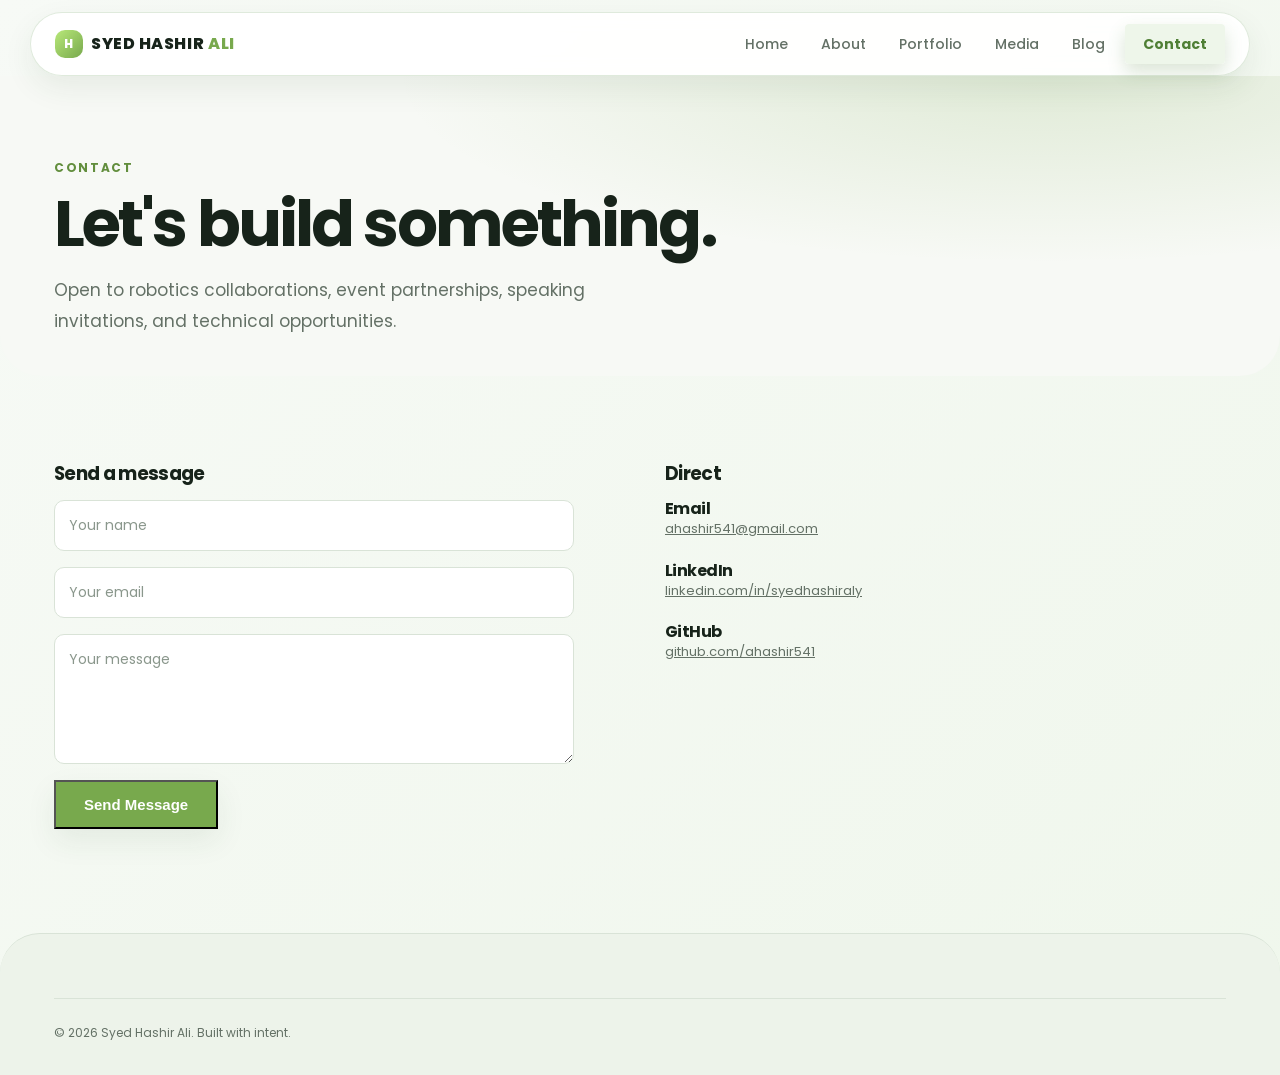
<file: public/contact.html>
<!DOCTYPE html>
<html lang="en">
<head>
<meta charset="UTF-8">
<meta name="viewport" content="width=device-width, initial-scale=1">
<title>Contact — Syed Hashir Ali</title>
<link rel="preconnect" href="https://fonts.googleapis.com">
<link href="https://fonts.googleapis.com/css2?family=Poppins:wght@400;500;600;700;800&display=swap" rel="stylesheet">
<link rel="stylesheet" href="style.css">
</head>
<body>

<nav>
  <div class="wrap">
    <a class="logo" href="index.html">SYED HASHIR <span>ALI</span></a>
    <button class="nav-toggle" aria-label="Menu">☰</button>
    <ul class="nav-links">
      <li><a href="index.html">Home</a></li>
      <li><a href="about.html">About</a></li>
      <li><a href="portfolio.html">Portfolio</a></li>
      <li><a href="media.html">Media</a></li>
      <li><a href="blog.html">Blog</a></li>
      <li><a href="contact.html" class="cta active" aria-current="page">Contact</a></li>
    </ul>
  </div>
</nav>

<section class="page-hero">
  <div class="wrap">
    <div class="eyebrow">Contact</div>
    <h1>Let's build something.</h1>
    <p>Open to robotics collaborations, event partnerships, speaking invitations, and technical opportunities.</p>
  </div>
</section>

<section>
  <div class="wrap two-col">
    <div class="reveal">
      <h3 style="margin-bottom:16px;">Send a message</h3>
      <!-- This form is front-end only. Before launch, connect it to Formspree, Netlify Forms, or your own backend — see README.md -->
      <form id="contact-form" class="contact-form">
        <input type="text" name="name" placeholder="Your name" required>
        <input type="email" name="email" placeholder="Your email" required>
        <textarea name="message" placeholder="Your message" required></textarea>
        <button class="btn btn-primary" type="submit">Send Message</button>
        <p id="form-status" style="color:var(--muted); font-size:13px;"></p>
      </form>
    </div>
    <div class="reveal">
      <h3 style="margin-bottom:16px;">Direct</h3>
      <div class="edu-item"><h3>Email</h3><div class="when"><a href="mailto:ahashir541@gmail.com">ahashir541@gmail.com</a></div></div>
      <div class="edu-item"><h3>LinkedIn</h3><div class="when"><a href="https://www.linkedin.com/in/syedhashiraly" target="_blank" rel="noopener">linkedin.com/in/syedhashiraly</a></div></div>
      <div class="edu-item"><h3>GitHub</h3><div class="when"><a href="https://github.com/ahashir541" target="_blank" rel="noopener">github.com/ahashir541</a></div></div>
    </div>
  </div>
</section>

<footer>
  <div class="wrap">
    <div class="copyright">© 2026 Syed Hashir Ali. Built with intent.</div>
  </div>
</footer>

<script src="main.js"></script>
</body>
</html>
</file>
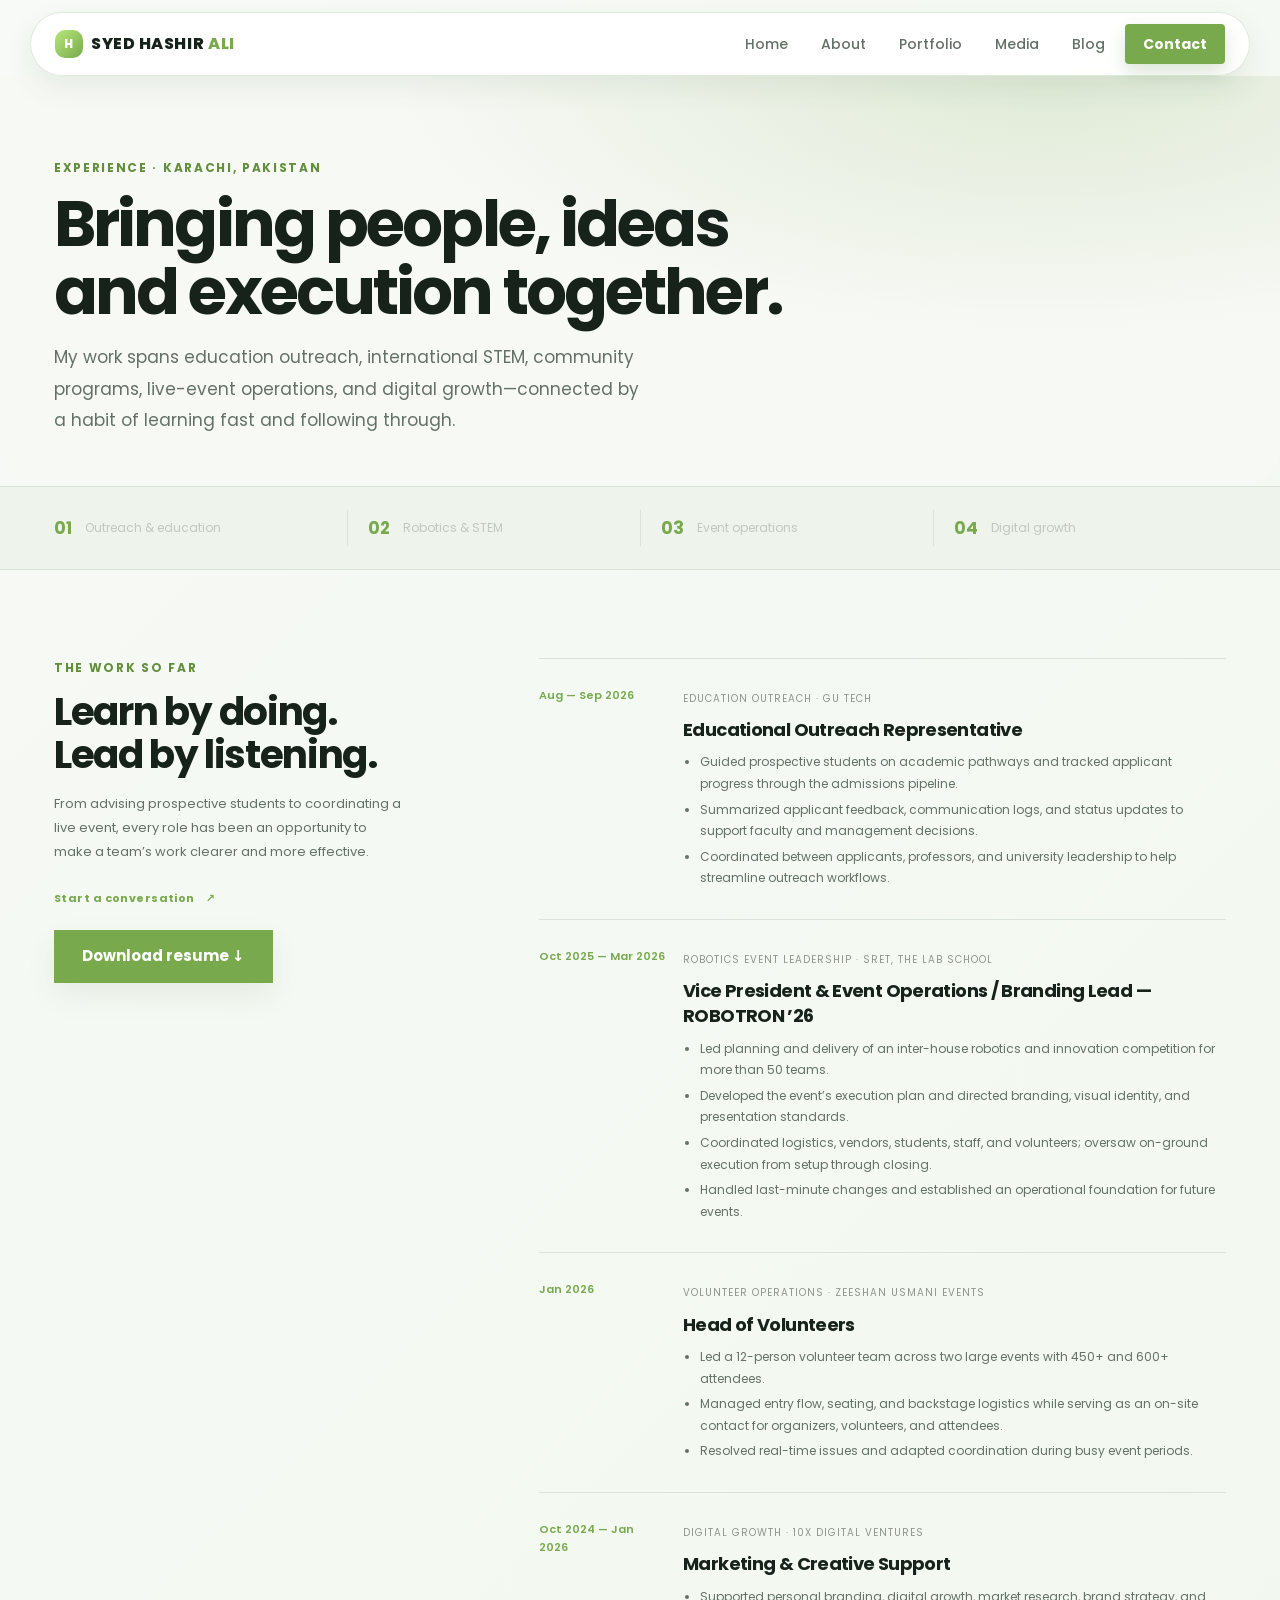
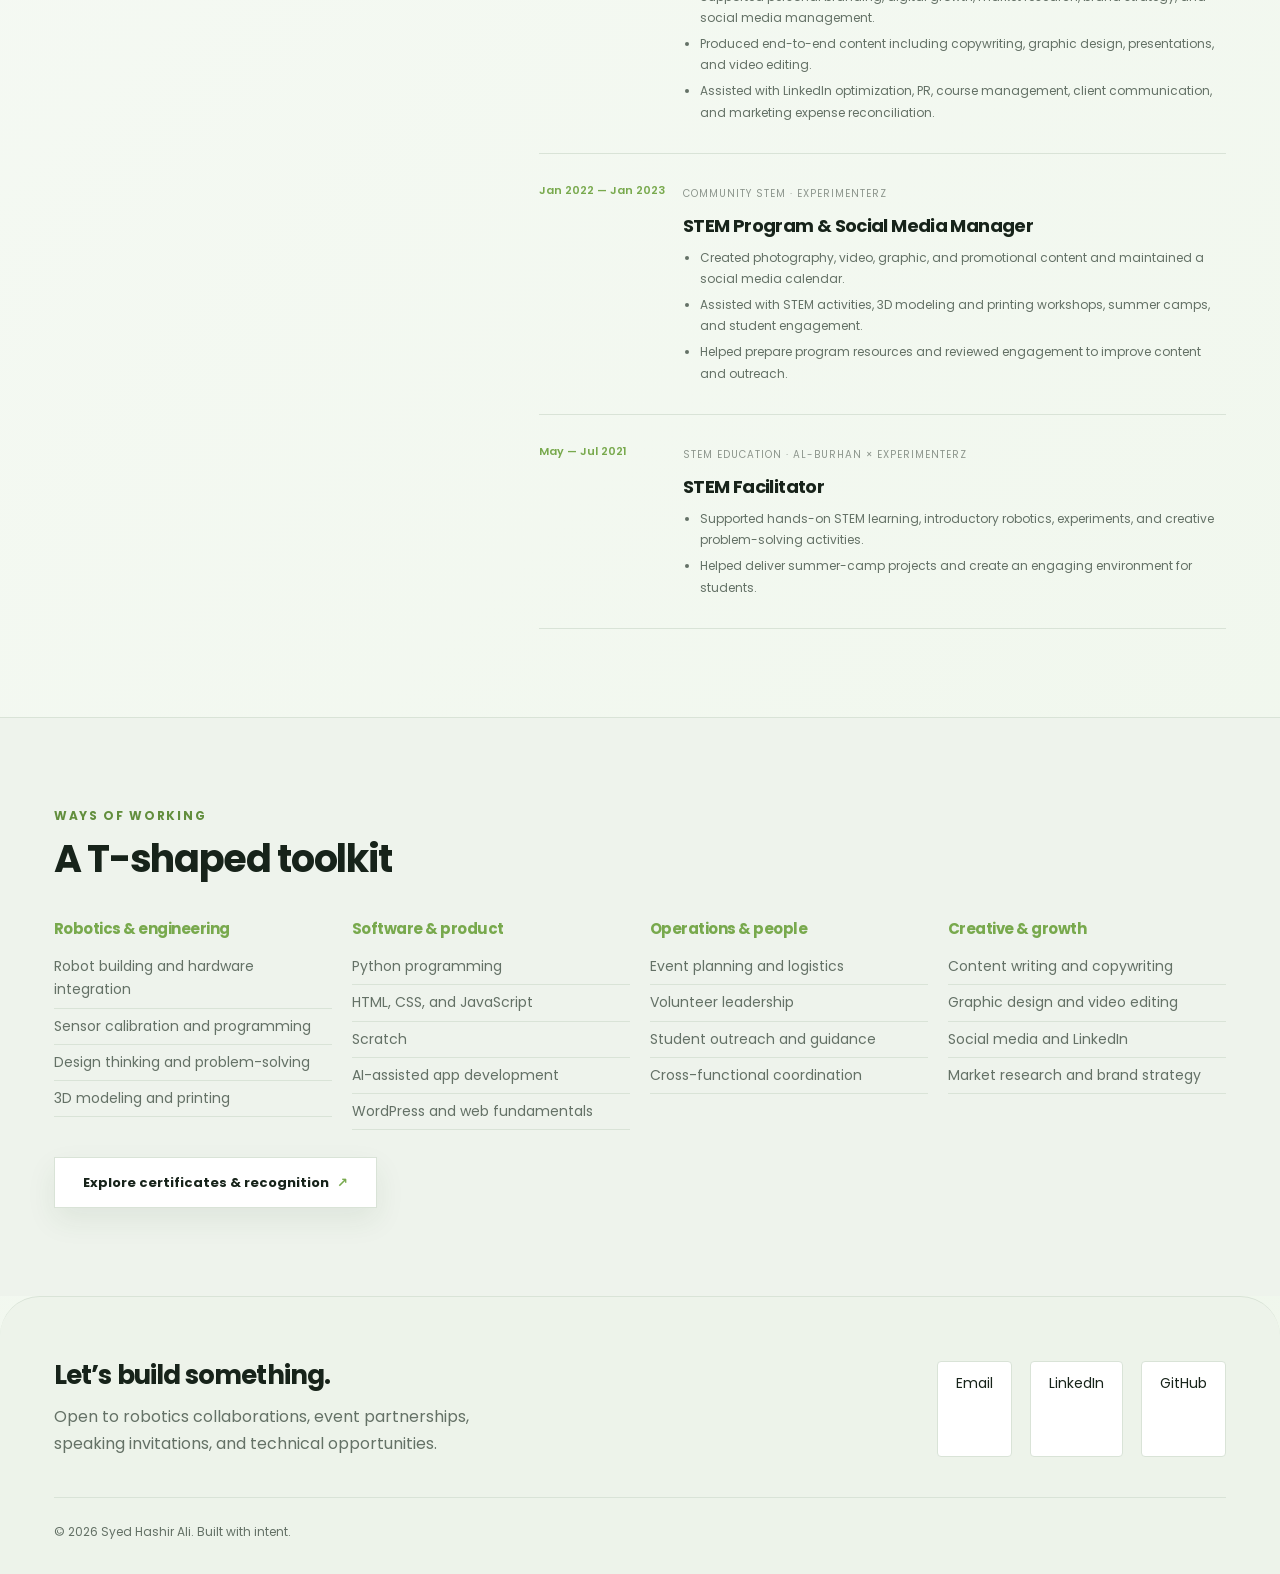
<file: public/experience.html>
<!DOCTYPE html>
<html lang="en">
<head>
<meta charset="UTF-8">
<meta name="viewport" content="width=device-width, initial-scale=1">
<title>Experience — Syed Hashir Ali</title>
<meta name="description" content="Experience in educational outreach, robotics event leadership, international STEM, live-event operations, digital growth, and community programs.">
<link rel="preconnect" href="https://fonts.googleapis.com">
<link rel="preconnect" href="https://fonts.gstatic.com" crossorigin>
<link href="https://fonts.googleapis.com/css2?family=Poppins:wght@400;500;600;700;800&display=swap" rel="stylesheet">
<link rel="stylesheet" href="style.css">
</head>
<body>

<nav>
  <div class="wrap">
    <a class="logo" href="index.html">SYED HASHIR <span>ALI</span></a>
    <button class="nav-toggle" aria-label="Open navigation" aria-expanded="false">☰</button>
    <ul class="nav-links">
      <li><a href="index.html">Home</a></li>
      <li><a href="about.html">About</a></li>
      <li><a href="portfolio.html">Portfolio</a></li>
      <li><a href="media.html">Media</a></li>
      <li><a href="blog.html">Blog</a></li>
      <li><a href="contact.html" class="cta">Contact</a></li>
    </ul>
  </div>
</nav>

<main>
  <section class="page-hero experience-hero">
    <div class="wrap">
      <div class="eyebrow">Experience · Karachi, Pakistan</div>
      <h1>Bringing people, ideas<br>and execution together.</h1>
      <p>My work spans education outreach, international STEM, community programs, live-event operations, and digital growth—connected by a habit of learning fast and following through.</p>
    </div>
  </section>

  <section class="experience-overview">
    <div class="wrap experience-overview__grid">
      <div><strong>01</strong><span>Outreach & education</span></div>
      <div><strong>02</strong><span>Robotics & STEM</span></div>
      <div><strong>03</strong><span>Event operations</span></div>
      <div><strong>04</strong><span>Digital growth</span></div>
    </div>
  </section>

  <section>
    <div class="wrap experience-layout">
      <aside class="experience-side">
        <div class="eyebrow">The work so far</div>
        <h2>Learn by doing.<br>Lead by listening.</h2>
        <p>From advising prospective students to coordinating a live event, every role has been an opportunity to make a team’s work clearer and more effective.</p>
        <a class="text-link" href="contact.html">Start a conversation <span aria-hidden="true">↗</span></a>
        <a class="btn btn-primary" href="resume/Syed_Hashir_Ali_Resume.pdf" download style="margin-top:1.25rem">Download resume <span aria-hidden="true">↓</span></a>
      </aside>
      <div class="experience-timeline reveal">
        <article class="experience-entry">
          <div class="experience-entry__date">Aug — Sep 2026</div>
          <div class="experience-entry__content">
            <span class="experience-entry__type">Education outreach · GU Tech</span>
            <h3>Educational Outreach Representative</h3>
            <ul>
              <li>Guided prospective students on academic pathways and tracked applicant progress through the admissions pipeline.</li>
              <li>Summarized applicant feedback, communication logs, and status updates to support faculty and management decisions.</li>
              <li>Coordinated between applicants, professors, and university leadership to help streamline outreach workflows.</li>
            </ul>
          </div>
        </article>
        <article class="experience-entry">
          <div class="experience-entry__date">Oct 2025 — Mar 2026</div>
          <div class="experience-entry__content">
            <span class="experience-entry__type">Robotics event leadership · SRET, The Lab School</span>
            <h3>Vice President & Event Operations / Branding Lead — ROBOTRON ’26</h3>
            <ul>
              <li>Led planning and delivery of an inter-house robotics and innovation competition for more than 50 teams.</li>
              <li>Developed the event’s execution plan and directed branding, visual identity, and presentation standards.</li>
              <li>Coordinated logistics, vendors, students, staff, and volunteers; oversaw on-ground execution from setup through closing.</li>
              <li>Handled last-minute changes and established an operational foundation for future events.</li>
            </ul>
          </div>
        </article>
        <article class="experience-entry">
          <div class="experience-entry__date">Jan 2026</div>
          <div class="experience-entry__content">
            <span class="experience-entry__type">Volunteer operations · Zeeshan Usmani Events</span>
            <h3>Head of Volunteers</h3>
            <ul>
              <li>Led a 12-person volunteer team across two large events with 450+ and 600+ attendees.</li>
              <li>Managed entry flow, seating, and backstage logistics while serving as an on-site contact for organizers, volunteers, and attendees.</li>
              <li>Resolved real-time issues and adapted coordination during busy event periods.</li>
            </ul>
          </div>
        </article>
        <article class="experience-entry">
          <div class="experience-entry__date">Oct 2024 — Jan 2026</div>
          <div class="experience-entry__content">
            <span class="experience-entry__type">Digital growth · 10x Digital Ventures</span>
            <h3>Marketing & Creative Support</h3>
            <ul>
              <li>Supported personal branding, digital growth, market research, brand strategy, and social media management.</li>
              <li>Produced end-to-end content including copywriting, graphic design, presentations, and video editing.</li>
              <li>Assisted with LinkedIn optimization, PR, course management, client communication, and marketing expense reconciliation.</li>
            </ul>
          </div>
        </article>
        <article class="experience-entry">
          <div class="experience-entry__date">Jan 2022 — Jan 2023</div>
          <div class="experience-entry__content">
            <span class="experience-entry__type">Community STEM · Experimenterz</span>
            <h3>STEM Program & Social Media Manager</h3>
            <ul>
              <li>Created photography, video, graphic, and promotional content and maintained a social media calendar.</li>
              <li>Assisted with STEM activities, 3D modeling and printing workshops, summer camps, and student engagement.</li>
              <li>Helped prepare program resources and reviewed engagement to improve content and outreach.</li>
            </ul>
          </div>
        </article>
        <article class="experience-entry">
          <div class="experience-entry__date">May — Jul 2021</div>
          <div class="experience-entry__content">
            <span class="experience-entry__type">STEM education · Al-Burhan × Experimenterz</span>
            <h3>STEM Facilitator</h3>
            <ul>
              <li>Supported hands-on STEM learning, introductory robotics, experiments, and creative problem-solving activities.</li>
              <li>Helped deliver summer-camp projects and create an engaging environment for students.</li>
            </ul>
          </div>
        </article>
      </div>
    </div>
  </section>

  <section class="experience-skills">
    <div class="wrap">
      <div class="section-head reveal"><div class="eyebrow">Ways of working</div><h2>A T-shaped toolkit</h2></div>
      <div class="skills-grid reveal">
        <div class="skill-cat"><h3>Robotics & engineering</h3><ul><li>Robot building and hardware integration</li><li>Sensor calibration and programming</li><li>Design thinking and problem-solving</li><li>3D modeling and printing</li></ul></div>
        <div class="skill-cat"><h3>Software & product</h3><ul><li>Python programming</li><li>HTML, CSS, and JavaScript</li><li>Scratch</li><li>AI-assisted app development</li><li>WordPress and web fundamentals</li></ul></div>
        <div class="skill-cat"><h3>Operations & people</h3><ul><li>Event planning and logistics</li><li>Volunteer leadership</li><li>Student outreach and guidance</li><li>Cross-functional coordination</li></ul></div>
        <div class="skill-cat"><h3>Creative & growth</h3><ul><li>Content writing and copywriting</li><li>Graphic design and video editing</li><li>Social media and LinkedIn</li><li>Market research and brand strategy</li></ul></div>
      </div>
      <a class="btn btn-outline experience-cert-link" href="certifications.html">Explore certificates & recognition <span aria-hidden="true">↗</span></a>
    </div>
  </section>
</main>

<footer>
  <div class="wrap">
    <div class="foot-grid">
      <div><h2>Let’s build something.</h2><p style="color:var(--muted); max-width:420px;">Open to robotics collaborations, event partnerships, speaking invitations, and technical opportunities.</p></div>
      <div class="foot-links">
        <a href="mailto:ahashir541@gmail.com">Email</a>
        <a href="https://www.linkedin.com/in/syedhashiraly" target="_blank" rel="noopener noreferrer">LinkedIn</a>
        <a href="https://github.com/ahashir541" target="_blank" rel="noopener noreferrer">GitHub</a>
      </div>
    </div>
    <div class="copyright">© 2026 Syed Hashir Ali. Built with intent.</div>
  </div>
</footer>

<script src="main.js"></script>
</body>
</html>
</file>
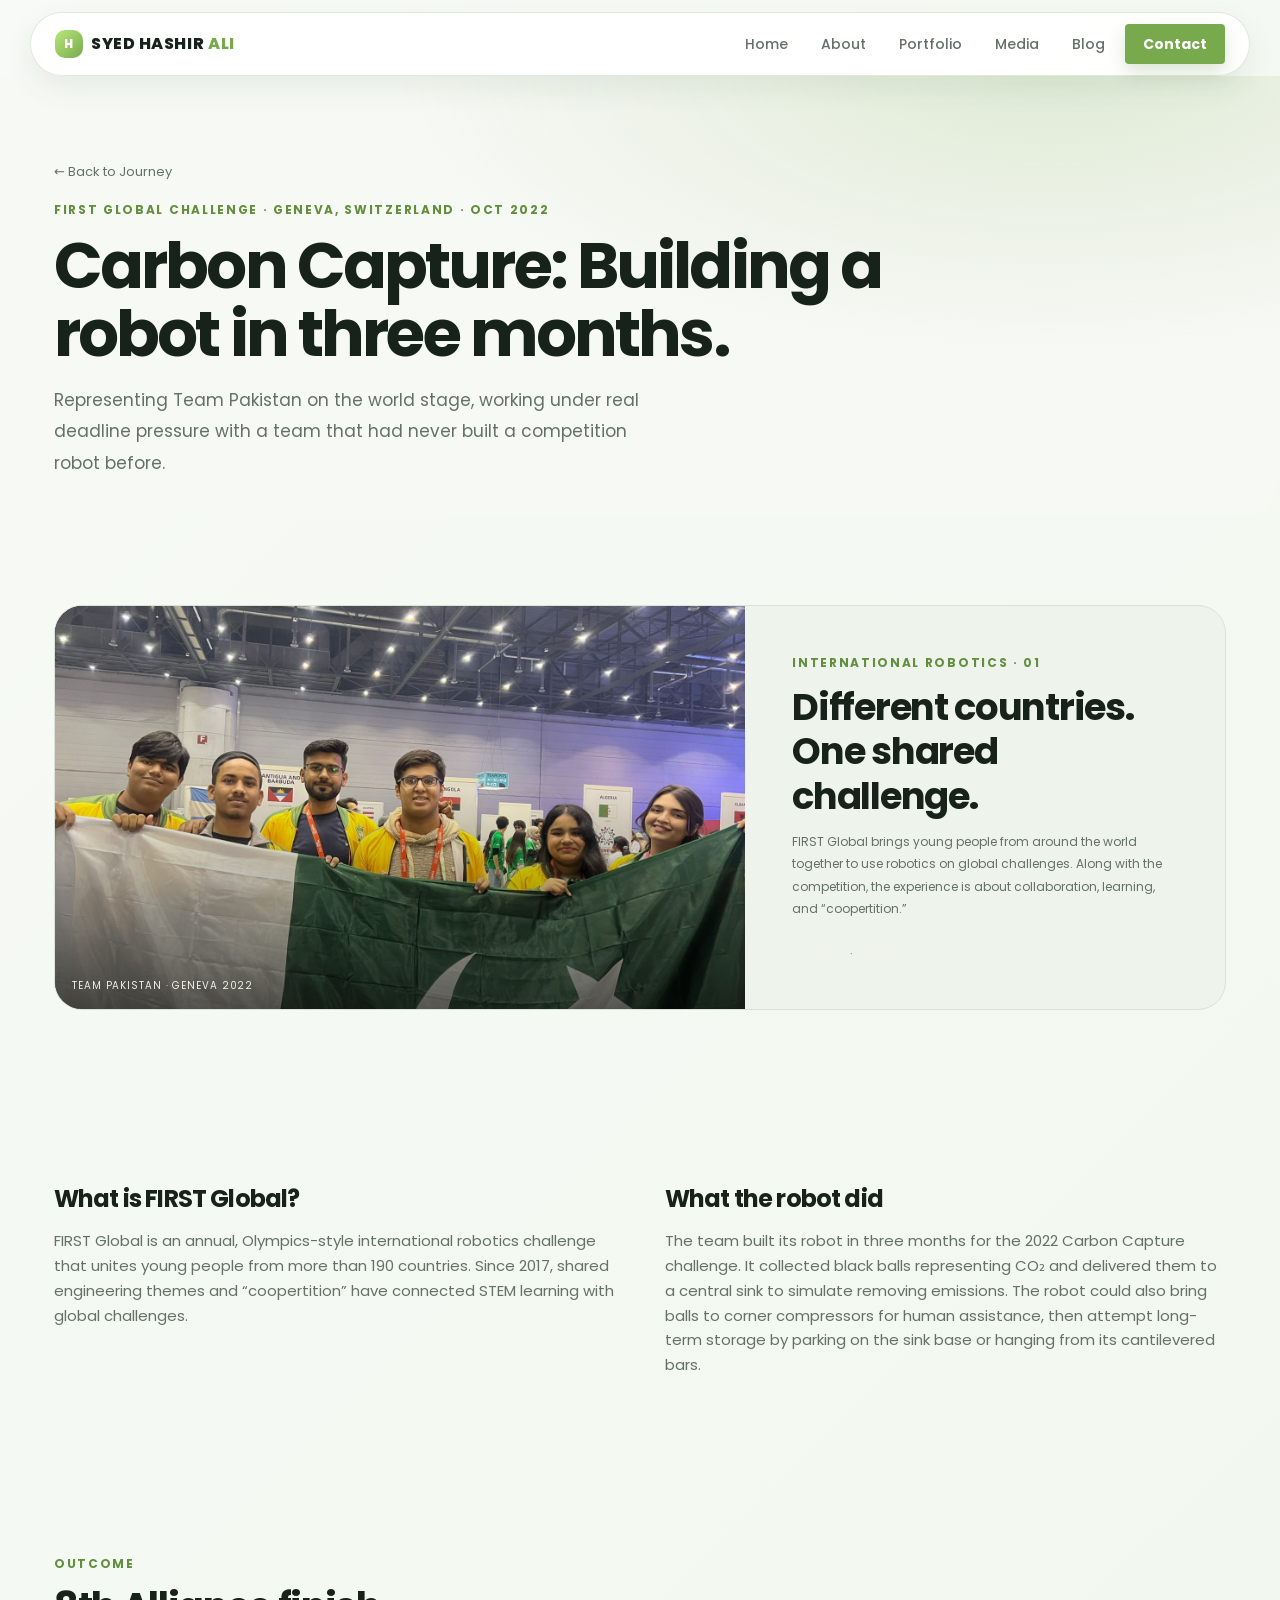
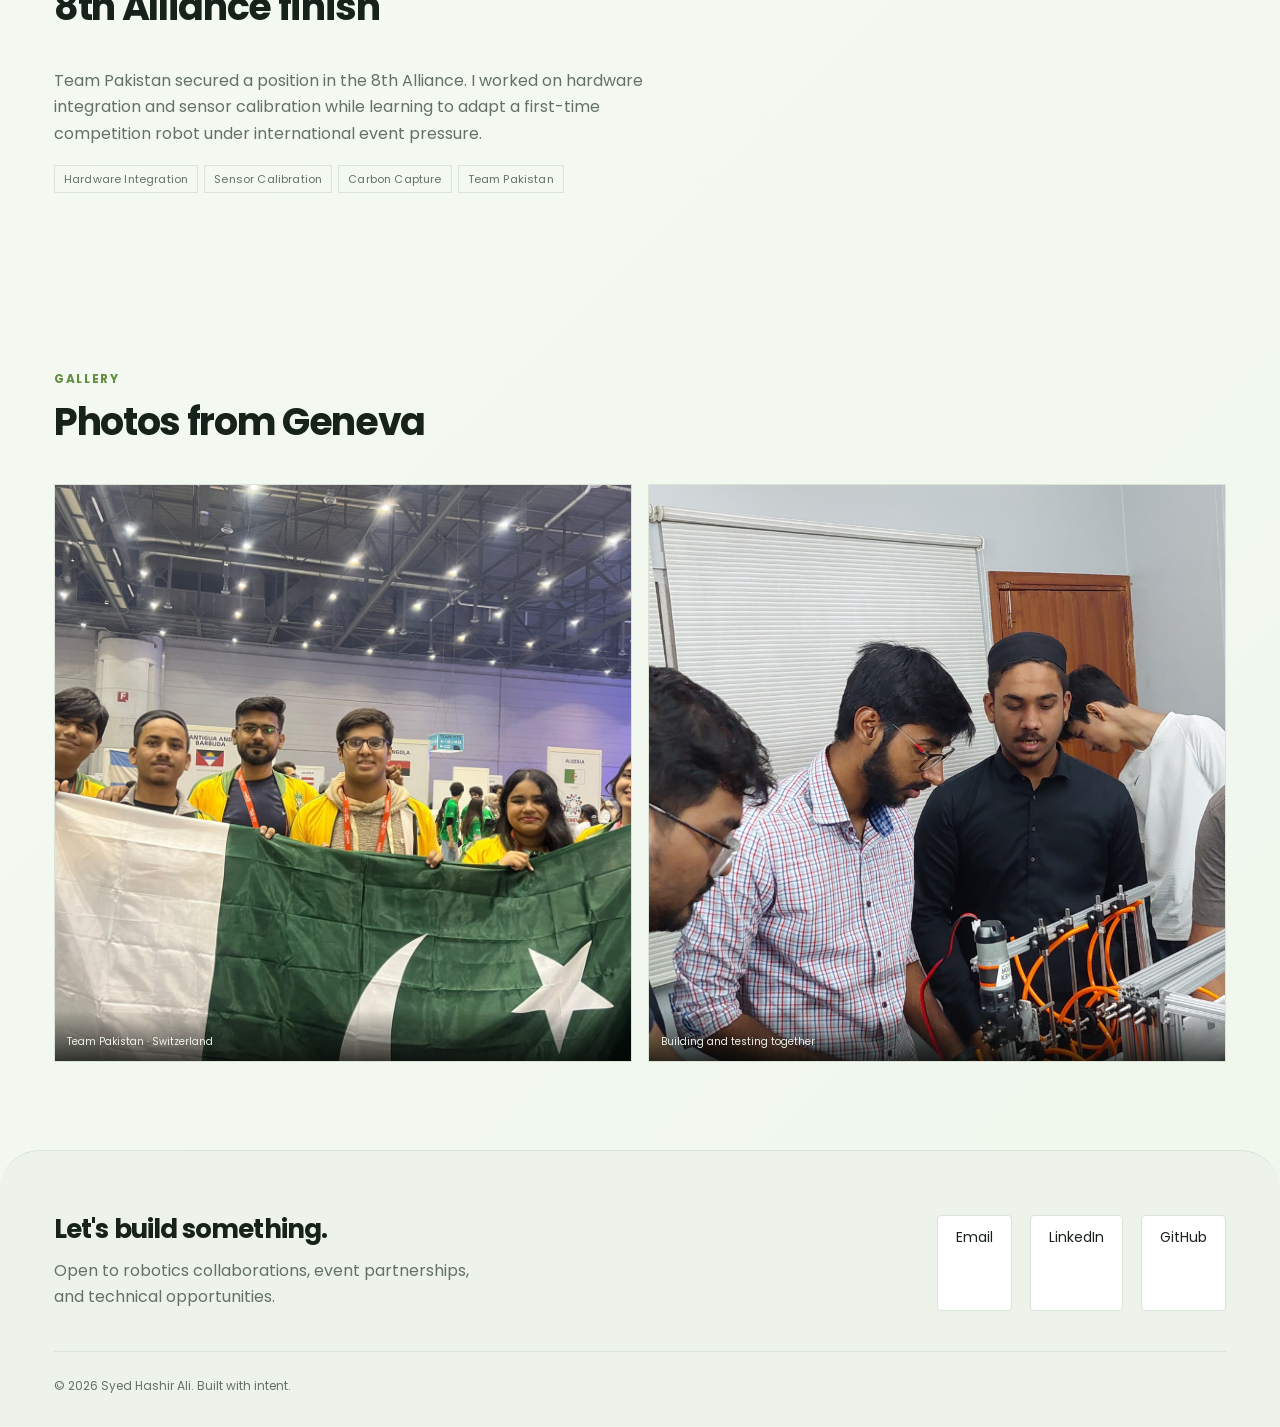
<file: public/geneva.html>
<!DOCTYPE html>
<html lang="en">
<head>
<meta charset="UTF-8">
<meta name="viewport" content="width=device-width, initial-scale=1">
<title>FIRST Global Challenge — Geneva 2022 | Syed Hashir Ali</title>
<link rel="preconnect" href="https://fonts.googleapis.com">
<link href="https://fonts.googleapis.com/css2?family=Poppins:wght@400;500;600;700;800&display=swap" rel="stylesheet">
<link rel="stylesheet" href="style.css">
</head>
<body>

<nav>
  <div class="wrap">
    <a class="logo" href="index.html">SYED HASHIR <span>ALI</span></a>
    <button class="nav-toggle" aria-label="Menu">☰</button>
    <ul class="nav-links">
      <li><a href="index.html">Home</a></li>
      <li><a href="about.html">About</a></li>
      <li><a href="portfolio.html">Portfolio</a></li>
      <li><a href="media.html">Media</a></li>
      <li><a href="blog.html">Blog</a></li>
      <li><a href="contact.html" class="cta">Contact</a></li>
    </ul>
  </div>
</nav>

<section class="page-hero">
  <div class="wrap">
    <a href="journey.html" style="color:var(--muted); font-size:13px; text-decoration:none;">← Back to Journey</a>
    <div class="eyebrow" style="margin-top:16px;">FIRST Global Challenge · Geneva, Switzerland · Oct 2022</div>
    <h1>Carbon Capture: Building a robot in three months.</h1>
    <p>Representing Team Pakistan on the world stage, working under real deadline pressure with a team that had never built a competition robot before.</p>
  </div>
</section>

<section>
  <div class="wrap">
    <div class="event-feature reveal">
      <figure class="event-feature__photo"><img src="assets/images/teampakforswitzerland.jpg" alt="Team Pakistan together at FIRST Global Challenge in Switzerland"><figcaption>Team Pakistan · Geneva 2022</figcaption></figure>
      <div class="event-feature__note"><span class="eyebrow">International robotics · 01</span><h2>Different countries.<br>One shared challenge.</h2><p>FIRST Global brings young people from around the world together to use robotics on global challenges. Along with the competition, the experience is about collaboration, learning, and “coopertition.”</p><span class="event-feature__stamp">GENEVA <i>·</i> 2022</span></div>
    </div>
  </div>
</section>

<section>
  <div class="wrap two-col reveal">
    <div>
      <h2 style="font-size:24px; margin-bottom:16px;">What is FIRST Global?</h2>
      <p style="color:var(--muted); font-size:15px;">FIRST Global is an annual, Olympics-style international robotics challenge that unites young people from more than 190 countries. Since 2017, shared engineering themes and “coopertition” have connected STEM learning with global challenges.</p>
    </div>
    <div>
      <h2 style="font-size:24px; margin-bottom:16px;">What the robot did</h2>
      <p style="color:var(--muted); font-size:15px;">The team built its robot in three months for the 2022 Carbon Capture challenge. It collected black balls representing CO₂ and delivered them to a central sink to simulate removing emissions. The robot could also bring balls to corner compressors for human assistance, then attempt long-term storage by parking on the sink base or hanging from its cantilevered bars.</p>
    </div>
  </div>
</section>

<section>
  <div class="wrap">
    <div class="section-head reveal"><div class="eyebrow">Outcome</div><h2>8th Alliance finish</h2></div>
    <p class="reveal" style="color:var(--muted); max-width:640px;">Team Pakistan secured a position in the 8th Alliance. I worked on hardware integration and sensor calibration while learning to adapt a first-time competition robot under international event pressure.</p>
    <div class="tag-row reveal" style="margin-top:18px;"><span class="tag">Hardware Integration</span><span class="tag">Sensor Calibration</span><span class="tag">Carbon Capture</span><span class="tag">Team Pakistan</span></div>
  </div>
</section>

<section>
  <div class="wrap">
    <div class="section-head reveal"><div class="eyebrow">Gallery</div><h2>Photos from Geneva</h2></div>
    <div class="gallery-grid event-gallery reveal">
      <figure class="gallery-slot"><img src="assets/images/teampakforswitzerland.jpg" alt="Team Pakistan at the international FIRST Global Challenge"><figcaption>Team Pakistan · Switzerland</figcaption></figure>
      <figure class="gallery-slot"><img src="assets/images/makingerobot.jpg" alt="Robotics team members assembling a robot together"><figcaption>Building and testing together</figcaption></figure>
    </div>
  </div>
</section>

<footer>
  <div class="wrap">
    <div class="foot-grid">
      <div><h2>Let's build something.</h2><p style="color:var(--muted); max-width:420px;">Open to robotics collaborations, event partnerships, and technical opportunities.</p></div>
      <div class="foot-links">
        <a href="mailto:ahashir541@gmail.com">Email</a>
        <a href="https://www.linkedin.com/in/syedhashiraly" target="_blank" rel="noopener">LinkedIn</a>
        <a href="https://github.com/ahashir541" target="_blank" rel="noopener">GitHub</a>
      </div>
    </div>
    <div class="copyright">© 2026 Syed Hashir Ali. Built with intent.</div>
  </div>
</footer>

<script src="main.js"></script>
</body>
</html>
</file>
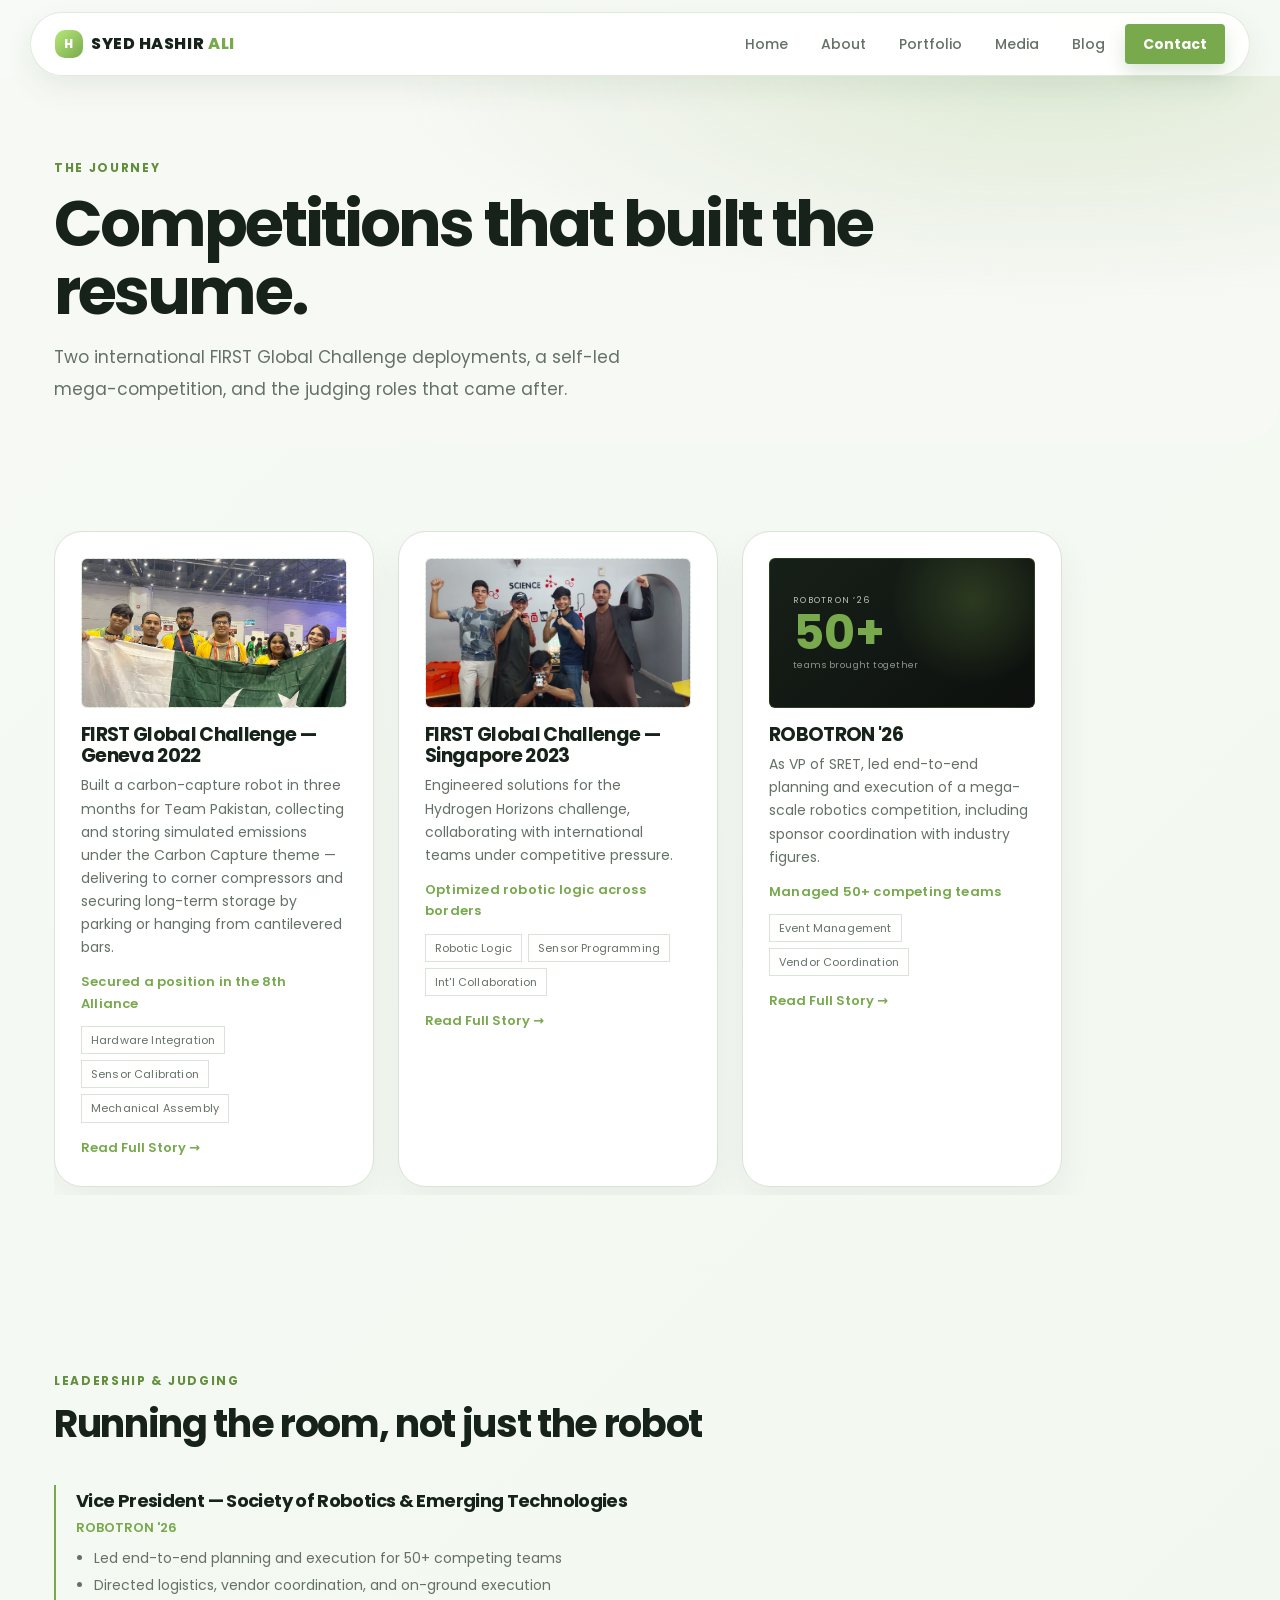
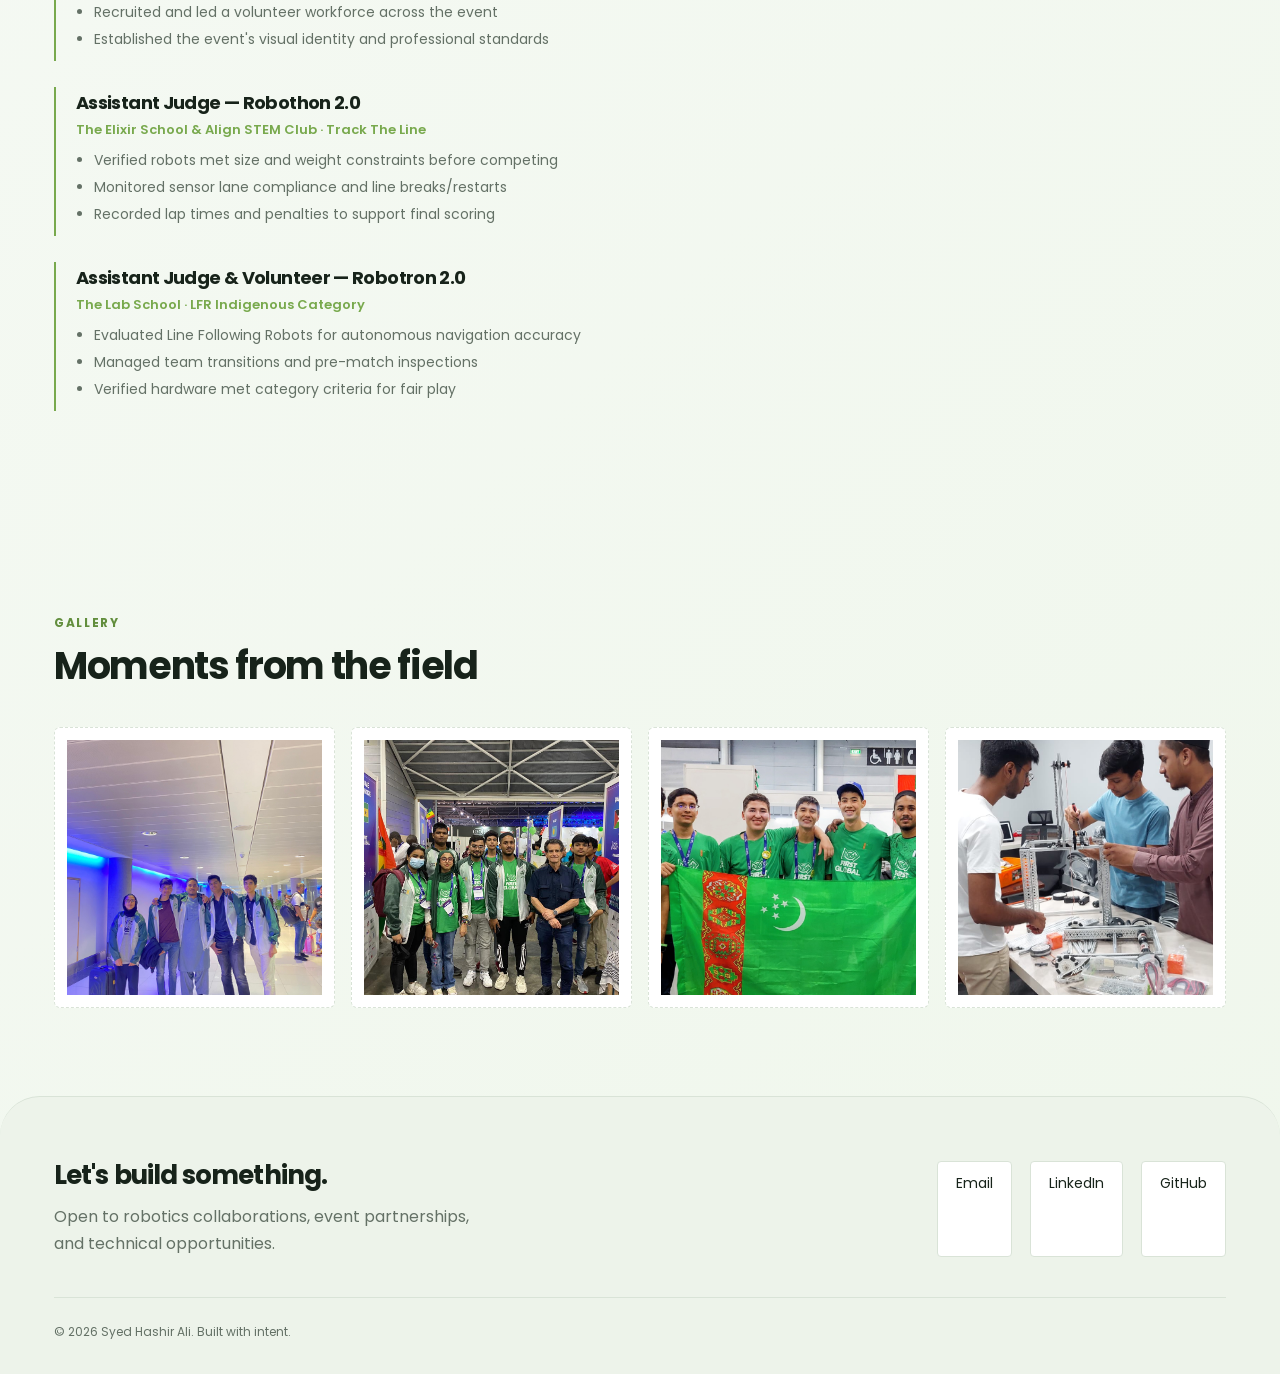
<file: public/journey.html>
<!DOCTYPE html>
<html lang="en">
<head>
<meta charset="UTF-8">
<meta name="viewport" content="width=device-width, initial-scale=1">
<title>Journey — Syed Hashir Ali</title>
<link rel="preconnect" href="https://fonts.googleapis.com">
<link href="https://fonts.googleapis.com/css2?family=Poppins:wght@400;500;600;700;800&display=swap" rel="stylesheet">
<link rel="stylesheet" href="style.css">
</head>
<body>

<nav>
  <div class="wrap">
    <a class="logo" href="index.html">SYED HASHIR <span>ALI</span></a>
    <button class="nav-toggle" aria-label="Menu">☰</button>
    <ul class="nav-links">
      <li><a href="index.html">Home</a></li>
      <li><a href="about.html">About</a></li>
      <li><a href="portfolio.html">Portfolio</a></li>
      <li><a href="media.html">Media</a></li>
      <li><a href="blog.html">Blog</a></li>
      <li><a href="contact.html" class="cta">Contact</a></li>
    </ul>
  </div>
</nav>

<section class="page-hero">
  <div class="wrap">
    <div class="eyebrow">The Journey</div>
    <h1>Competitions that built the resume.</h1>
    <p>Two international FIRST Global Challenge deployments, a self-led mega-competition, and the judging roles that came after.</p>
  </div>
</section>

<section>
  <div class="wrap">
    <div class="card-row reveal">
      <div class="jcard">
        <div class="photo"><img src="assets/images/teampakforswitzerland.jpg" alt="Team Pakistan at FIRST Global Challenge in Geneva"></div>
        <h3>FIRST Global Challenge — Geneva 2022</h3>
        <p>Built a carbon-capture robot in three months for Team Pakistan, collecting and storing simulated emissions under the Carbon Capture theme — delivering to corner compressors and securing long-term storage by parking or hanging from cantilevered bars.</p>
        <div class="outcome">Secured a position in the 8th Alliance</div>
        <div class="tag-row" style="margin-top:12px;"><span class="tag">Hardware Integration</span><span class="tag">Sensor Calibration</span><span class="tag">Mechanical Assembly</span></div>
        <a href="geneva.html" style="color:var(--accent); font-size:13px; font-weight:600; display:inline-block; margin-top:14px; text-decoration:none;">Read Full Story →</a>
      </div>
      <div class="jcard">
        <div class="photo"><img src="assets/images/teampakforsingapore.jpg" alt="Team Pakistan at FIRST Global Challenge in Singapore"></div>
        <h3>FIRST Global Challenge — Singapore 2023</h3>
        <p>Engineered solutions for the Hydrogen Horizons challenge, collaborating with international teams under competitive pressure.</p>
        <div class="outcome">Optimized robotic logic across borders</div>
        <div class="tag-row" style="margin-top:12px;"><span class="tag">Robotic Logic</span><span class="tag">Sensor Programming</span><span class="tag">Int'l Collaboration</span></div>
        <a href="singapore.html" style="color:var(--accent); font-size:13px; font-weight:600; display:inline-block; margin-top:14px; text-decoration:none;">Read Full Story →</a>
      </div>
      <div class="jcard">
        <div class="photo photo--event"><span>ROBOTRON ’26</span><b>50+</b><small>teams brought together</small></div>
        <h3>ROBOTRON '26</h3>
        <p>As VP of SRET, led end-to-end planning and execution of a mega-scale robotics competition, including sponsor coordination with industry figures.</p>
        <div class="outcome">Managed 50+ competing teams</div>
        <div class="tag-row" style="margin-top:12px;"><span class="tag">Event Management</span><span class="tag">Vendor Coordination</span></div>
        <a href="robotron.html" style="color:var(--accent); font-size:13px; font-weight:600; display:inline-block; margin-top:14px; text-decoration:none;">Read Full Story →</a>
      </div>
    </div>
  </div>
</section>

<section>
  <div class="wrap">
    <div class="section-head reveal"><div class="eyebrow">Leadership & Judging</div><h2>Running the room, not just the robot</h2></div>
    <div class="reveal">
      <div class="list-item">
        <h3>Vice President — Society of Robotics & Emerging Technologies</h3>
        <div class="role">ROBOTRON '26</div>
        <ul><li>Led end-to-end planning and execution for 50+ competing teams</li><li>Directed logistics, vendor coordination, and on-ground execution</li><li>Recruited and led a volunteer workforce across the event</li><li>Established the event's visual identity and professional standards</li></ul>
      </div>
      <div class="list-item">
        <h3>Assistant Judge — Robothon 2.0</h3>
        <div class="role">The Elixir School & Align STEM Club · Track The Line</div>
        <ul><li>Verified robots met size and weight constraints before competing</li><li>Monitored sensor lane compliance and line breaks/restarts</li><li>Recorded lap times and penalties to support final scoring</li></ul>
      </div>
      <div class="list-item">
        <h3>Assistant Judge & Volunteer — Robotron 2.0</h3>
        <div class="role">The Lab School · LFR Indigenous Category</div>
        <ul><li>Evaluated Line Following Robots for autonomous navigation accuracy</li><li>Managed team transitions and pre-match inspections</li><li>Verified hardware met category criteria for fair play</li></ul>
      </div>
    </div>
  </div>
</section>

<section>
  <div class="wrap">
    <div class="section-head reveal"><div class="eyebrow">Gallery</div><h2>Moments from the field</h2></div>
    <div class="gallery-grid reveal">
      <div class="gallery-slot"><img src="assets/images/teampakindubai.jpg" alt="Team Pakistan travelling together to an international robotics event"></div>
      <div class="gallery-slot"><img src="assets/images/teampakwithfirstglobalfounderdeankamen.jpg" alt="Team Pakistan with FIRST Global founder Dean Kamen"></div>
      <div class="gallery-slot"><img src="assets/images/teampakwithteamturkamenistaninsingapore.jpg" alt="Team Pakistan meeting the team from Turkmenistan in Singapore"></div>
      <div class="gallery-slot"><img src="assets/images/roboticsmakingsingapore.jpg" alt="Team Pakistan at the robotics competition in Singapore"></div>
    </div>
  </div>
</section>

<footer>
  <div class="wrap">
    <div class="foot-grid">
      <div>
        <h2>Let's build something.</h2>
        <p style="color:var(--muted); max-width:420px;">Open to robotics collaborations, event partnerships, and technical opportunities.</p>
      </div>
      <div class="foot-links">
        <a href="mailto:ahashir541@gmail.com">Email</a>
        <a href="https://www.linkedin.com/in/syedhashiraly" target="_blank" rel="noopener">LinkedIn</a>
        <a href="https://github.com/ahashir541" target="_blank" rel="noopener">GitHub</a>
      </div>
    </div>
    <div class="copyright">© 2026 Syed Hashir Ali. Built with intent.</div>
  </div>
</footer>

<script src="main.js"></script>
</body>
</html>
</file>
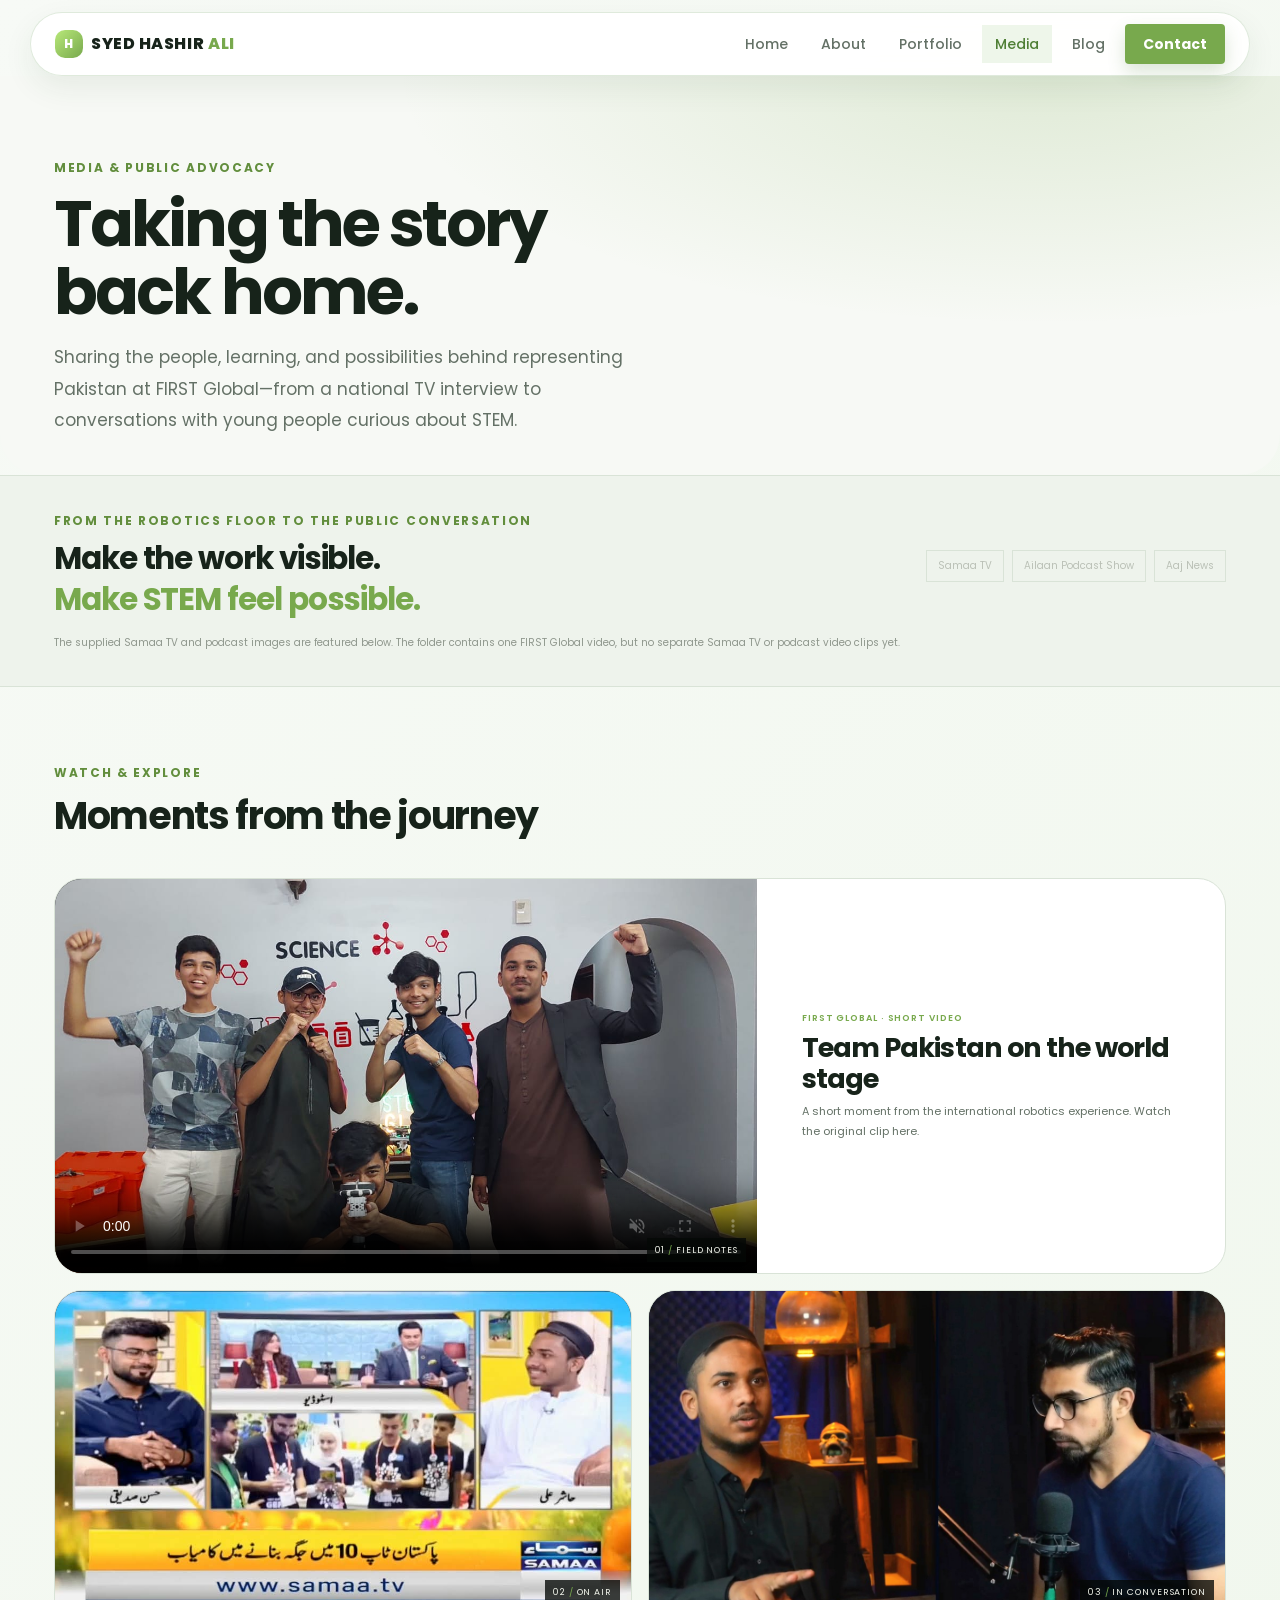
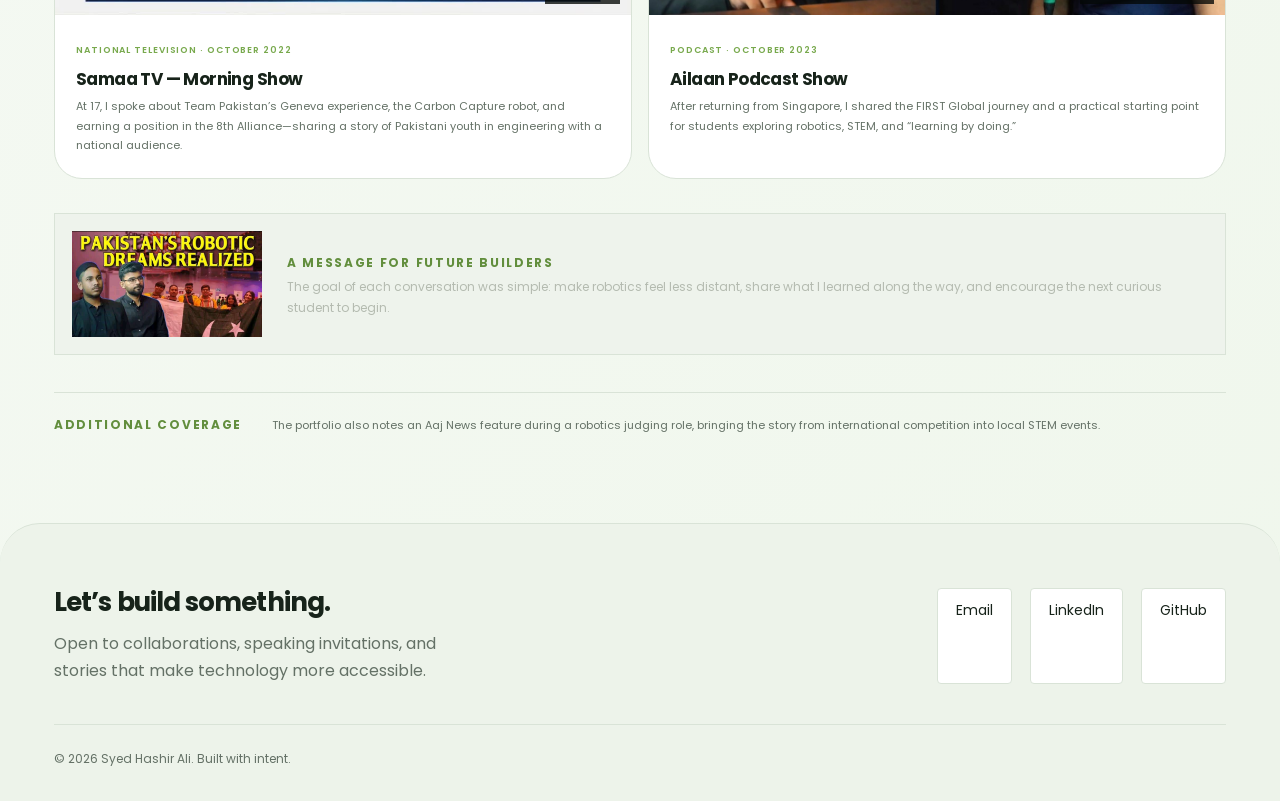
<file: public/media.html>
<!DOCTYPE html>
<html lang="en">
<head>
<meta charset="UTF-8">
<meta name="viewport" content="width=device-width, initial-scale=1">
<title>Media & Press — Syed Hashir Ali</title>
<meta name="description" content="Syed Hashir Ali’s FIRST Global Challenge short video, Samaa TV appearance, Ailaan Podcast feature, and media journey.">
<link rel="preconnect" href="https://fonts.googleapis.com">
<link rel="preconnect" href="https://fonts.gstatic.com" crossorigin>
<link href="https://fonts.googleapis.com/css2?family=Poppins:wght@400;500;600;700;800&display=swap" rel="stylesheet">
<link rel="stylesheet" href="style.css">
</head>
<body>

<nav>
  <div class="wrap">
    <a class="logo" href="index.html">SYED HASHIR <span>ALI</span></a>
    <button class="nav-toggle" aria-label="Open navigation" aria-expanded="false">☰</button>
    <ul class="nav-links">
      <li><a href="index.html">Home</a></li>
      <li><a href="about.html">About</a></li>
      <li><a href="portfolio.html">Portfolio</a></li>
      <li><a href="media.html" class="active" aria-current="page">Media</a></li>
      <li><a href="blog.html">Blog</a></li>
      <li><a href="contact.html" class="cta">Contact</a></li>
    </ul>
  </div>
</nav>

<main>
  <section class="page-hero">
    <div class="wrap">
      <div class="eyebrow">Media & public advocacy</div>
      <h1>Taking the story<br>back home.</h1>
      <p>Sharing the people, learning, and possibilities behind representing Pakistan at FIRST Global—from a national TV interview to conversations with young people curious about STEM.</p>
    </div>
  </section>

  <section class="media-highlight">
    <div class="wrap media-highlight__grid reveal">
      <div class="media-highlight__intro">
        <div class="eyebrow">From the robotics floor to the public conversation</div>
        <h2>Make the work visible.<br><span>Make STEM feel possible.</span></h2>
      </div>
      <div class="media-highlight__outlets"><span>Samaa TV</span><span>Ailaan Podcast Show</span><span>Aaj News</span></div>
    </div>
    <div class="wrap media-asset-note"><p>The supplied Samaa TV and podcast images are featured below. The folder contains one FIRST Global video, but no separate Samaa TV or podcast video clips yet.</p></div>
  </section>

  <section class="media-content">
    <div class="wrap">
      <div class="section-head reveal"><div class="eyebrow">Watch & explore</div><h2>Moments from the journey</h2></div>
      <div class="media-showcase reveal">
        <article class="media-feature media-feature--video">
          <div class="media-feature__visual">
            <video controls muted playsinline preload="metadata" poster="assets/images/teampakforsingapore.jpg" aria-label="FIRST Global Challenge short featuring Team Pakistan">
              <source src="videos/reel-1.mp4" type="video/mp4">
              Your browser does not support HTML video.
            </video>
            <span class="media-feature__stamp">01 <i>/</i> FIELD NOTES</span>
          </div>
          <div class="media-feature__copy">
            <span class="media-feature__tag">FIRST Global · Short video</span>
            <h3>Team Pakistan on the world stage</h3>
            <p>A short moment from the international robotics experience. Watch the original clip here.</p>
          </div>
        </article>
        <article class="media-feature">
          <div class="media-feature__visual">
            <img src="assets/images/samaahashirtv.jpg" alt="Samaa TV graphic for Syed Hashir Ali’s morning show interview">
            <span class="media-feature__stamp">02 <i>/</i> ON AIR</span>
          </div>
          <div class="media-feature__copy">
            <span class="media-feature__tag">National television · October 2022</span>
            <h3>Samaa TV — Morning Show</h3>
            <p>At 17, I spoke about Team Pakistan’s Geneva experience, the Carbon Capture robot, and earning a position in the 8th Alliance—sharing a story of Pakistani youth in engineering with a national audience.</p>
          </div>
        </article>
        <article class="media-feature">
          <div class="media-feature__visual media-feature__visual--podcast">
            <img src="assets/images/podcast-conversation.jpg" alt="Syed Hashir Ali taking part in a podcast conversation">
            <span class="media-feature__stamp">03 <i>/</i> IN CONVERSATION</span>
          </div>
          <div class="media-feature__copy">
            <span class="media-feature__tag">Podcast · October 2023</span>
            <h3>Ailaan Podcast Show</h3>
            <p>After returning from Singapore, I shared the FIRST Global journey and a practical starting point for students exploring robotics, STEM, and “learning by doing.”</p>
          </div>
        </article>
      </div>

      <div class="podcast-note reveal">
        <img src="assets/images/podcastthumbnailhashir.jpg" alt="Ailaan Podcast episode thumbnail">
        <div><span class="eyebrow">A message for future builders</span><p>The goal of each conversation was simple: make robotics feel less distant, share what I learned along the way, and encourage the next curious student to begin.</p></div>
      </div>

      <div class="media-coverage reveal">
        <span class="eyebrow">Additional coverage</span>
        <p>The portfolio also notes an Aaj News feature during a robotics judging role, bringing the story from international competition into local STEM events.</p>
      </div>
    </div>
  </section>
</main>

<footer>
  <div class="wrap">
    <div class="foot-grid">
      <div><h2>Let’s build something.</h2><p style="color:var(--muted); max-width:420px;">Open to collaborations, speaking invitations, and stories that make technology more accessible.</p></div>
      <div class="foot-links">
        <a href="mailto:ahashir541@gmail.com">Email</a>
        <a href="https://www.linkedin.com/in/syedhashiraly" target="_blank" rel="noopener noreferrer">LinkedIn</a>
        <a href="https://github.com/ahashir541" target="_blank" rel="noopener noreferrer">GitHub</a>
      </div>
    </div>
    <div class="copyright">© 2026 Syed Hashir Ali. Built with intent.</div>
  </div>
</footer>

<script src="main.js"></script>
</body>
</html>
</file>
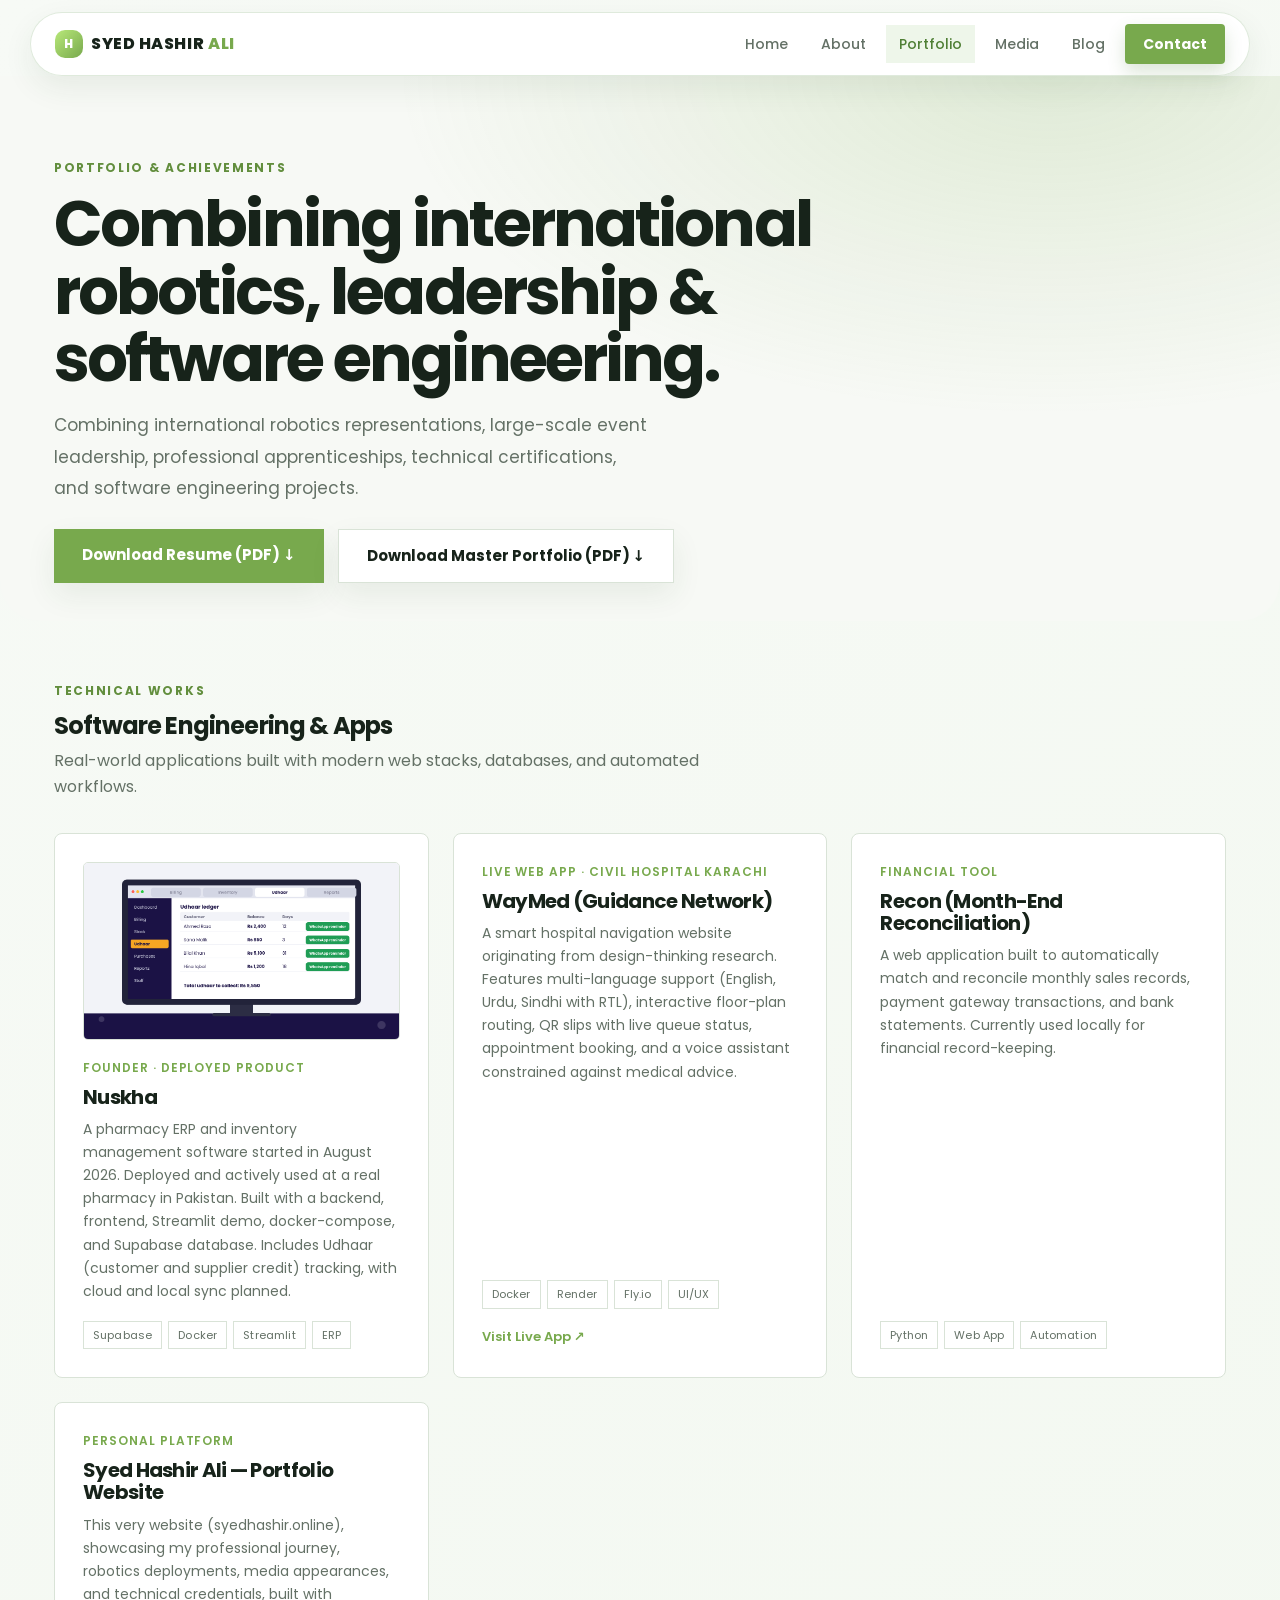
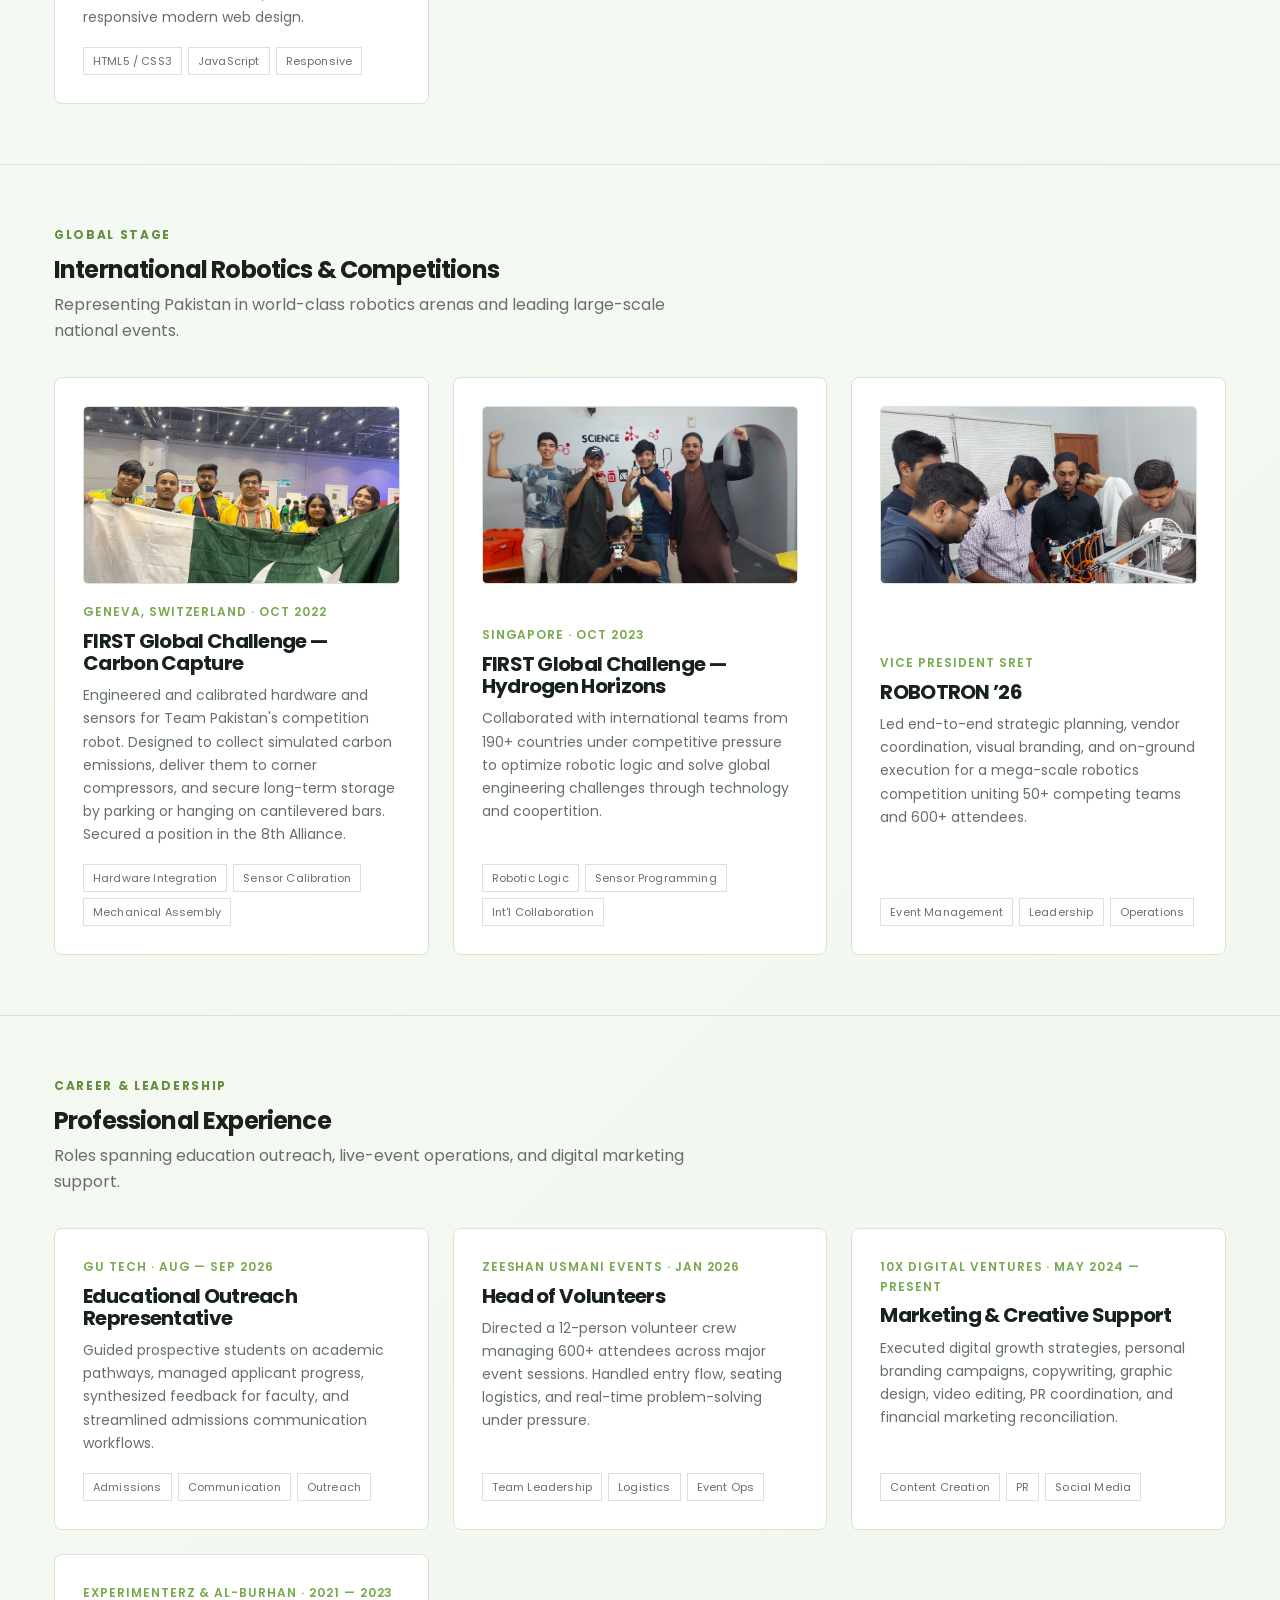
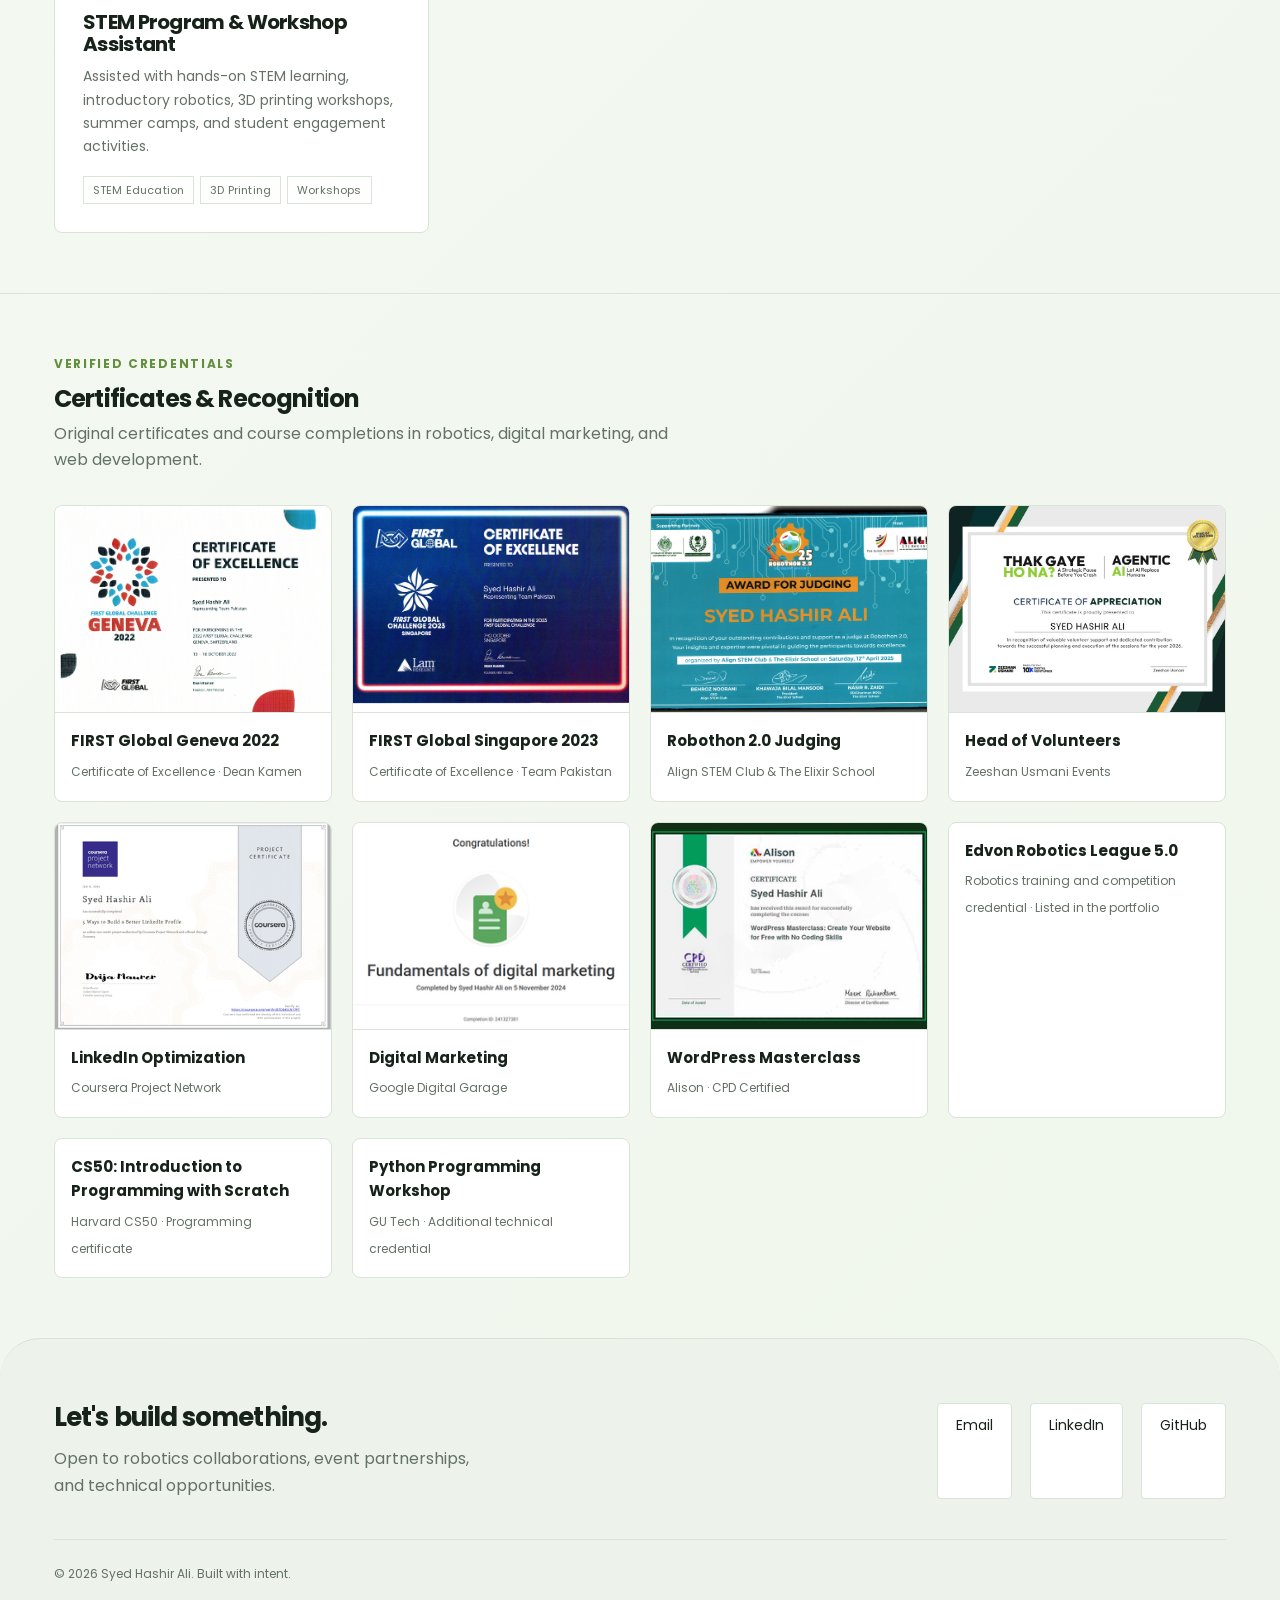
<file: public/portfolio.html>
<!DOCTYPE html>
<html lang="en">
<head>
<meta charset="UTF-8">
<meta name="viewport" content="width=device-width, initial-scale=1">
<title>Portfolio — Syed Hashir Ali</title>
<meta name="description" content="Portfolio of Syed Hashir Ali: Software engineering projects, international robotics competitions, leadership experience, and verified certifications.">
<link rel="preconnect" href="https://fonts.googleapis.com">
<link rel="preconnect" href="https://fonts.gstatic.com" crossorigin>
<link href="https://fonts.googleapis.com/css2?family=Poppins:wght@400;500;600;700;800&display=swap" rel="stylesheet">
<link rel="stylesheet" href="style.css">
<style>
  .portfolio-section { padding: 60px 0; border-bottom: 1px solid var(--border); }
  .portfolio-section:last-of-type { border-bottom: none; }
  .portfolio-grid { display: grid; grid-template-columns: repeat(auto-fit, minmax(320px, 1fr)); gap: 24px; margin-top: 32px; }
  .p-card { background: var(--card); border: 1px solid var(--border); border-radius: 8px; padding: 28px; display: flex; flex-direction: column; justify-content: space-between; transition: transform .2s ease, border-color .2s ease; }
  .p-card:hover { transform: translateY(-3px); border-color: var(--accent); }
  .p-card__image { width: 100%; aspect-ratio: 16/9; object-fit: cover; border-radius: 5px; margin-bottom: 18px; border: 1px solid var(--border); }
  .p-card h3 { font-size: 20px; margin-bottom: 10px; }
  .p-card p { color: var(--muted); font-size: 14px; margin-bottom: 18px; }
  .p-meta { font-size: 12px; font-weight: 600; color: var(--accent); text-transform: uppercase; letter-spacing: .08em; margin-bottom: 8px; display: block; }
  .cert-scan-grid { display: grid; grid-template-columns: repeat(auto-fit, minmax(240px, 1fr)); gap: 20px; margin-top: 32px; }
  .cert-thumb { background: var(--card); border: 1px solid var(--border); border-radius: 8px; overflow: hidden; text-decoration: none; color: var(--text); display: block; transition: transform .2s ease; }
  .cert-thumb:hover { transform: translateY(-2px); border-color: var(--accent); }
  .cert-thumb img { width: 100%; aspect-ratio: 4/3; object-fit: cover; background: #fff; border-bottom: 1px solid var(--border); }
  .cert-thumb-body { padding: 16px; }
  .cert-thumb-body h4 { font-size: 15px; margin-bottom: 4px; }
  .cert-thumb-body span { font-size: 12px; color: var(--muted); }
</style>
</head>
<body>

<nav>
  <div class="wrap">
    <a class="logo" href="index.html">SYED HASHIR <span>ALI</span></a>
    <button class="nav-toggle" aria-label="Open navigation" aria-expanded="false">☰</button>
    <ul class="nav-links">
      <li><a href="index.html">Home</a></li>
      <li><a href="about.html">About</a></li>
      <li><a href="portfolio.html" class="active" aria-current="page">Portfolio</a></li>
      <li><a href="media.html">Media</a></li>
      <li><a href="blog.html">Blog</a></li>
      <li><a href="contact.html" class="cta">Contact</a></li>
    </ul>
  </div>
</nav>

<main>
  <section class="page-hero">
    <div class="wrap">
      <div class="eyebrow">Portfolio & Achievements</div>
      <h1>Combining international robotics, leadership & software engineering.</h1>
      <p>Combining international robotics representations, large-scale event leadership, professional apprenticeships, technical certifications, and software engineering projects.</p>
      <div class="btn-row" style="margin-top:24px;">
        <a class="btn btn-primary" href="resume/Syed_Hashir_Ali_Resume.pdf" download>Download Resume (PDF) <span aria-hidden="true">↓</span></a>
        <a class="btn btn-outline" href="HASHIR PORTFOLIO.pdf" download>Download Master Portfolio (PDF) <span aria-hidden="true">↓</span></a>
      </div>
    </div>
  </section>

  <!-- SECTION 1: SOFTWARE ENGINEERING PROJECTS -->
  <section class="portfolio-section">
    <div class="wrap">
      <div class="eyebrow">Technical Works</div>
      <h2>Software Engineering & Apps</h2>
      <p style="color:var(--muted); max-width:650px; margin-top:8px;">Real-world applications built with modern web stacks, databases, and automated workflows.</p>
      <div class="portfolio-grid">
        <div class="p-card">
          <img class="p-card__image" src="assets/images/nuskha-mockup-3-udhaar.png" alt="Nuskha pharmacy management software Udhaar ledger interface">
          <div>
            <span class="p-meta">Founder · Deployed Product</span>
            <h3>Nuskha</h3>
            <p>A pharmacy ERP and inventory management software started in August 2026. Deployed and actively used at a real pharmacy in Pakistan. Built with a backend, frontend, Streamlit demo, docker-compose, and Supabase database. Includes Udhaar (customer and supplier credit) tracking, with cloud and local sync planned.</p>
          </div>
          <div class="tag-row"><span class="tag">Supabase</span><span class="tag">Docker</span><span class="tag">Streamlit</span><span class="tag">ERP</span></div>
        </div>

        <div class="p-card">
          <div>
            <span class="p-meta">Live Web App · Civil Hospital Karachi</span>
            <h3>WayMed (Guidance Network)</h3>
            <p>A smart hospital navigation website originating from design-thinking research. Features multi-language support (English, Urdu, Sindhi with RTL), interactive floor-plan routing, QR slips with live queue status, appointment booking, and a voice assistant constrained against medical advice.</p>
          </div>
          <div>
            <div class="tag-row" style="margin-bottom:14px;"><span class="tag">Docker</span><span class="tag">Render</span><span class="tag">Fly.io</span><span class="tag">UI/UX</span></div>
            <a href="https://waymed-nvfl.vercel.app" target="_blank" rel="noopener noreferrer" style="color:var(--accent); font-weight:600; font-size:13px; text-decoration:none;">Visit Live App ↗</a>
          </div>
        </div>

        <div class="p-card">
          <div>
            <span class="p-meta">Financial Tool</span>
            <h3>Recon (Month-End Reconciliation)</h3>
            <p>A web application built to automatically match and reconcile monthly sales records, payment gateway transactions, and bank statements. Currently used locally for financial record-keeping.</p>
          </div>
          <div class="tag-row"><span class="tag">Python</span><span class="tag">Web App</span><span class="tag">Automation</span></div>
        </div>

        <div class="p-card">
          <div>
            <span class="p-meta">Personal Platform</span>
            <h3>Syed Hashir Ali — Portfolio Website</h3>
            <p>This very website (syedhashir.online), showcasing my professional journey, robotics deployments, media appearances, and technical credentials, built with responsive modern web design.</p>
          </div>
          <div class="tag-row"><span class="tag">HTML5 / CSS3</span><span class="tag">JavaScript</span><span class="tag">Responsive</span></div>
        </div>
      </div>
    </div>
  </section>

  <!-- SECTION 2: INTERNATIONAL ROBOTICS & COMPETITIONS -->
  <section class="portfolio-section">
    <div class="wrap">
      <div class="eyebrow">Global Stage</div>
      <h2>International Robotics & Competitions</h2>
      <p style="color:var(--muted); max-width:650px; margin-top:8px;">Representing Pakistan in world-class robotics arenas and leading large-scale national events.</p>

      <div class="portfolio-grid">
        <div class="p-card">
          <img class="p-card__image" src="assets/images/teampakforswitzerland.jpg" alt="Team Pakistan representing Pakistan at the FIRST Global Challenge in Geneva">
          <div>
            <span class="p-meta">Geneva, Switzerland · Oct 2022</span>
            <h3>FIRST Global Challenge — Carbon Capture</h3>
            <p>Engineered and calibrated hardware and sensors for Team Pakistan's competition robot. Designed to collect simulated carbon emissions, deliver them to corner compressors, and secure long-term storage by parking or hanging on cantilevered bars. Secured a position in the 8th Alliance.</p>
          </div>
          <div class="tag-row"><span class="tag">Hardware Integration</span><span class="tag">Sensor Calibration</span><span class="tag">Mechanical Assembly</span></div>
        </div>

        <div class="p-card">
          <img class="p-card__image" src="assets/images/teampakforsingapore.jpg" alt="Team Pakistan at the FIRST Global Challenge in Singapore">
          <div>
            <span class="p-meta">Singapore · Oct 2023</span>
            <h3>FIRST Global Challenge — Hydrogen Horizons</h3>
            <p>Collaborated with international teams from 190+ countries under competitive pressure to optimize robotic logic and solve global engineering challenges through technology and coopertition.</p>
          </div>
          <div class="tag-row"><span class="tag">Robotic Logic</span><span class="tag">Sensor Programming</span><span class="tag">Int'l Collaboration</span></div>
        </div>

        <div class="p-card">
          <img class="p-card__image" src="assets/images/makingerobot.jpg" alt="Syed Hashir Ali working on a robotics project">
          <div>
            <span class="p-meta">Vice President SRET</span>
            <h3>ROBOTRON ’26</h3>
            <p>Led end-to-end strategic planning, vendor coordination, visual branding, and on-ground execution for a mega-scale robotics competition uniting 50+ competing teams and 600+ attendees.</p>
          </div>
          <div class="tag-row"><span class="tag">Event Management</span><span class="tag">Leadership</span><span class="tag">Operations</span></div>
        </div>
      </div>
    </div>
  </section>

  <!-- SECTION 3: PROFESSIONAL EXPERIENCE -->
  <section class="portfolio-section">
    <div class="wrap">
      <div class="eyebrow">Career & Leadership</div>
      <h2>Professional Experience</h2>
      <p style="color:var(--muted); max-width:650px; margin-top:8px;">Roles spanning education outreach, live-event operations, and digital marketing support.</p>

      <div class="portfolio-grid">
        <div class="p-card">
          <div>
            <span class="p-meta">GU Tech · Aug — Sep 2026</span>
            <h3>Educational Outreach Representative</h3>
            <p>Guided prospective students on academic pathways, managed applicant progress, synthesized feedback for faculty, and streamlined admissions communication workflows.</p>
          </div>
          <div class="tag-row"><span class="tag">Admissions</span><span class="tag">Communication</span><span class="tag">Outreach</span></div>
        </div>

        <div class="p-card">
          <div>
            <span class="p-meta">Zeeshan Usmani Events · Jan 2026</span>
            <h3>Head of Volunteers</h3>
            <p>Directed a 12-person volunteer crew managing 600+ attendees across major event sessions. Handled entry flow, seating logistics, and real-time problem-solving under pressure.</p>
          </div>
          <div class="tag-row"><span class="tag">Team Leadership</span><span class="tag">Logistics</span><span class="tag">Event Ops</span></div>
        </div>

        <div class="p-card">
          <div>
            <span class="p-meta">10x Digital Ventures · May 2024 — Present</span>
            <h3>Marketing & Creative Support</h3>
            <p>Executed digital growth strategies, personal branding campaigns, copywriting, graphic design, video editing, PR coordination, and financial marketing reconciliation.</p>
          </div>
          <div class="tag-row"><span class="tag">Content Creation</span><span class="tag">PR</span><span class="tag">Social Media</span></div>
        </div>

        <div class="p-card">
          <div>
            <span class="p-meta">Experimenterz & Al-Burhan · 2021 — 2023</span>
            <h3>STEM Program & Workshop Assistant</h3>
            <p>Assisted with hands-on STEM learning, introductory robotics, 3D printing workshops, summer camps, and student engagement activities.</p>
          </div>
          <div class="tag-row"><span class="tag">STEM Education</span><span class="tag">3D Printing</span><span class="tag">Workshops</span></div>
        </div>
      </div>
    </div>
  </section>

  <!-- SECTION 4: CERTIFICATIONS & CREDENTIALS -->
  <section class="portfolio-section">
    <div class="wrap">
      <div class="eyebrow">Verified Credentials</div>
      <h2>Certificates & Recognition</h2>
      <p style="color:var(--muted); max-width:650px; margin-top:8px;">Original certificates and course completions in robotics, digital marketing, and web development.</p>

      <div class="cert-scan-grid">
        <a class="cert-thumb" href="assets/certificates/first-global-geneva-2022-certificate.png" target="_blank" rel="noopener noreferrer">
          <img src="assets/certificates/first-global-geneva-2022-certificate.png" alt="FIRST Global Geneva 2022 Certificate">
          <div class="cert-thumb-body">
            <h4>FIRST Global Geneva 2022</h4>
            <span>Certificate of Excellence · Dean Kamen</span>
          </div>
        </a>

        <a class="cert-thumb" href="assets/certificates/first-global-singapore-2023-certificate.png" target="_blank" rel="noopener noreferrer">
          <img src="assets/certificates/first-global-singapore-2023-certificate.png" alt="FIRST Global Singapore 2023 Certificate">
          <div class="cert-thumb-body">
            <h4>FIRST Global Singapore 2023</h4>
            <span>Certificate of Excellence · Team Pakistan</span>
          </div>
        </a>

        <a class="cert-thumb" href="assets/certificates/robothon-2-judging-award-2025.png" target="_blank" rel="noopener noreferrer">
          <img src="assets/certificates/robothon-2-judging-award-2025.png" alt="Robothon 2.0 Award for Judging">
          <div class="cert-thumb-body">
            <h4>Robothon 2.0 Judging</h4>
            <span>Align STEM Club & The Elixir School</span>
          </div>
        </a>

        <a class="cert-thumb" href="assets/certificates/head-of-volunteers-2026-certificate.png" target="_blank" rel="noopener noreferrer">
          <img src="assets/certificates/head-of-volunteers-2026-certificate.png" alt="Head of Volunteers Certificate">
          <div class="cert-thumb-body">
            <h4>Head of Volunteers</h4>
            <span>Zeeshan Usmani Events</span>
          </div>
        </a>

        <a class="cert-thumb" href="assets/certificates/coursera-linkedin-optimization.png" target="_blank" rel="noopener noreferrer">
          <img src="assets/certificates/coursera-linkedin-optimization.png" alt="Coursera LinkedIn Optimization">
          <div class="cert-thumb-body">
            <h4>LinkedIn Optimization</h4>
            <span>Coursera Project Network</span>
          </div>
        </a>

        <a class="cert-thumb" href="assets/certificates/google-digital-marketing.png" target="_blank" rel="noopener noreferrer">
          <img src="assets/certificates/google-digital-marketing.png" alt="Google Digital Marketing Certificate">
          <div class="cert-thumb-body">
            <h4>Digital Marketing</h4>
            <span>Google Digital Garage</span>
          </div>
        </a>

        <a class="cert-thumb" href="assets/certificates/alison-wordpress-masterclass.png" target="_blank" rel="noopener noreferrer">
          <img src="assets/certificates/alison-wordpress-masterclass.png" alt="WordPress Masterclass Certificate">
          <div class="cert-thumb-body">
            <h4>WordPress Masterclass</h4>
            <span>Alison · CPD Certified</span>
          </div>
        </a>

        <div class="cert-thumb">
          <div class="cert-thumb-body" style="min-height:130px;">
            <h4>Edvon Robotics League 5.0</h4>
            <span>Robotics training and competition credential · Listed in the portfolio</span>
          </div>
        </div>

        <div class="cert-thumb">
          <div class="cert-thumb-body" style="min-height:130px;">
            <h4>CS50: Introduction to Programming with Scratch</h4>
            <span>Harvard CS50 · Programming certificate</span>
          </div>
        </div>

        <div class="cert-thumb">
          <div class="cert-thumb-body" style="min-height:130px;">
            <h4>Python Programming Workshop</h4>
            <span>GU Tech · Additional technical credential</span>
          </div>
        </div>
      </div>
    </div>
  </section>
</main>

<footer>
  <div class="wrap">
    <div class="foot-grid">
      <div>
        <h2>Let's build something.</h2>
        <p style="color:var(--muted); max-width:420px;">Open to robotics collaborations, event partnerships, and technical opportunities.</p>
      </div>
      <div class="foot-links">
        <a href="mailto:ahashir541@gmail.com">Email</a>
        <a href="https://www.linkedin.com/in/syedhashiraly" target="_blank" rel="noopener noreferrer">LinkedIn</a>
        <a href="https://github.com/ahashir541" target="_blank" rel="noopener noreferrer">GitHub</a>
      </div>
    </div>
    <div class="copyright">© 2026 Syed Hashir Ali. Built with intent.</div>
  </div>
</footer>

<script src="main.js"></script>
</body>
</html>
</file>
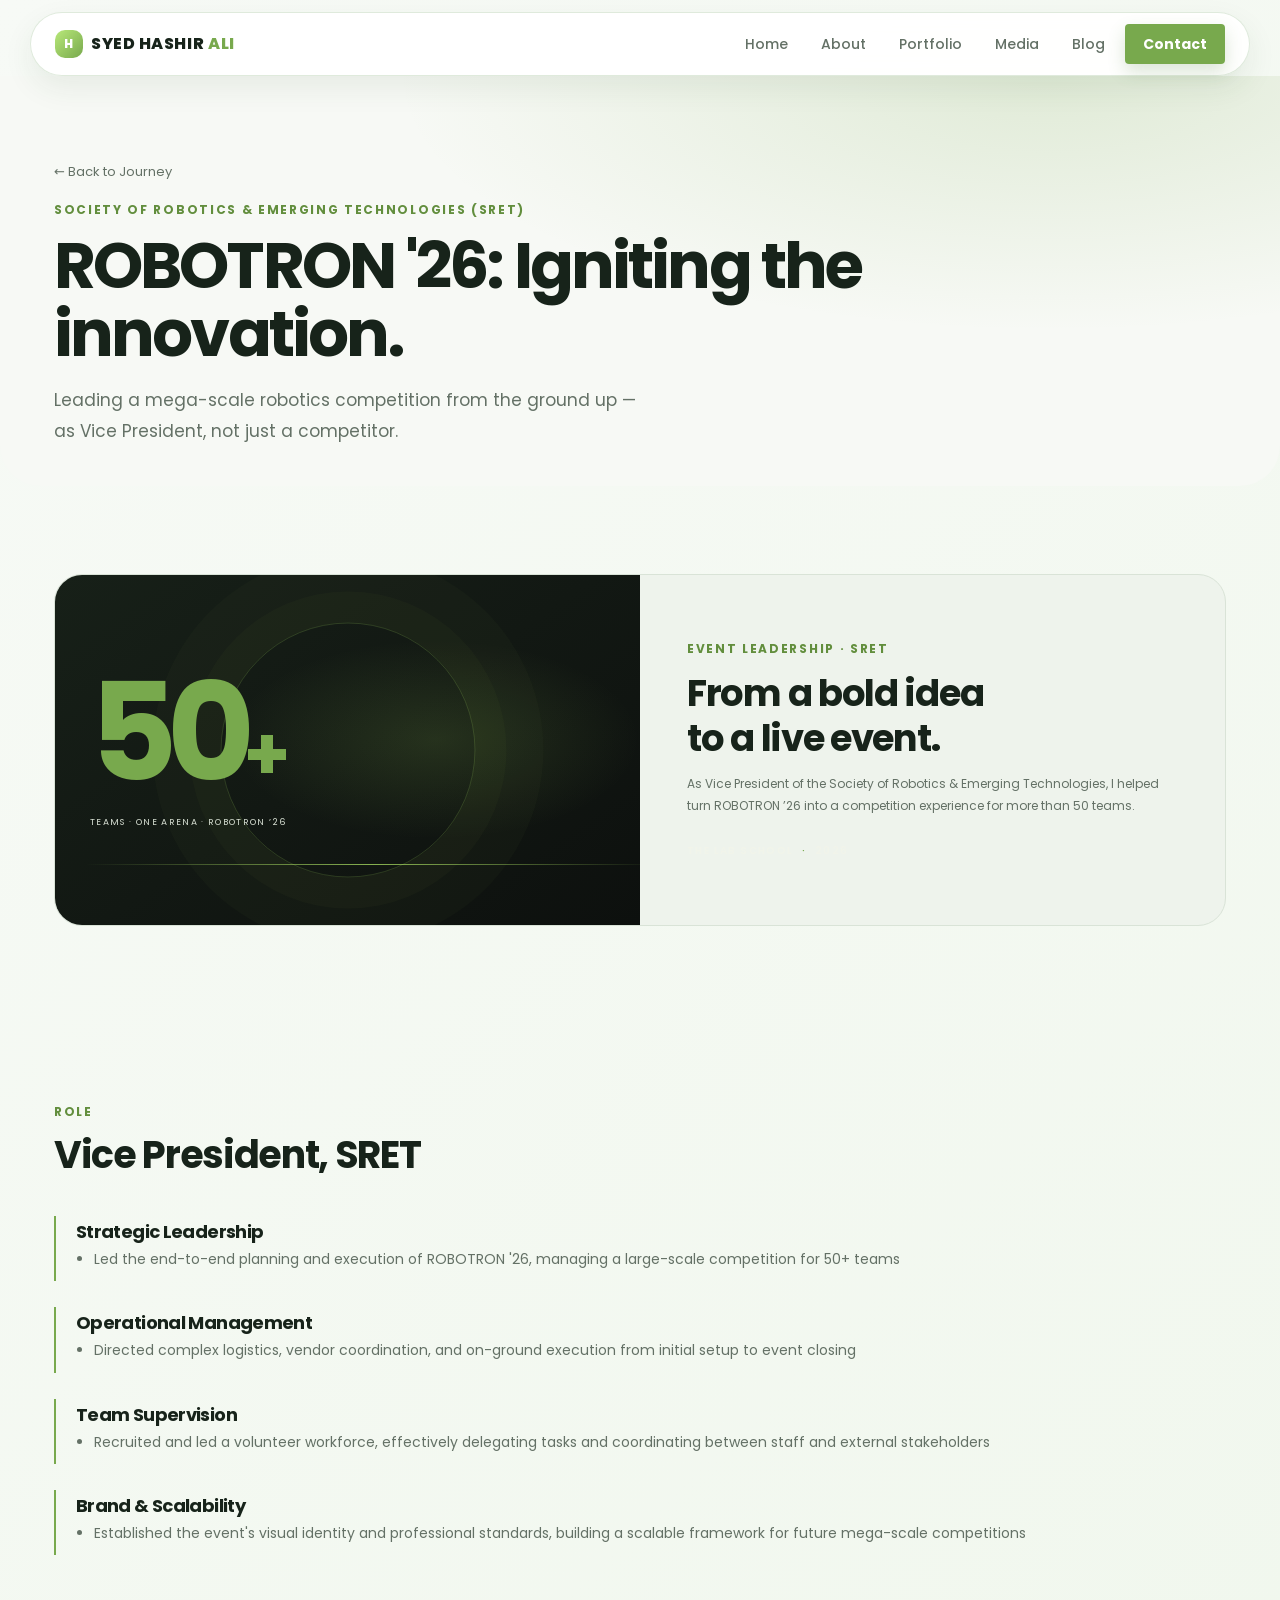
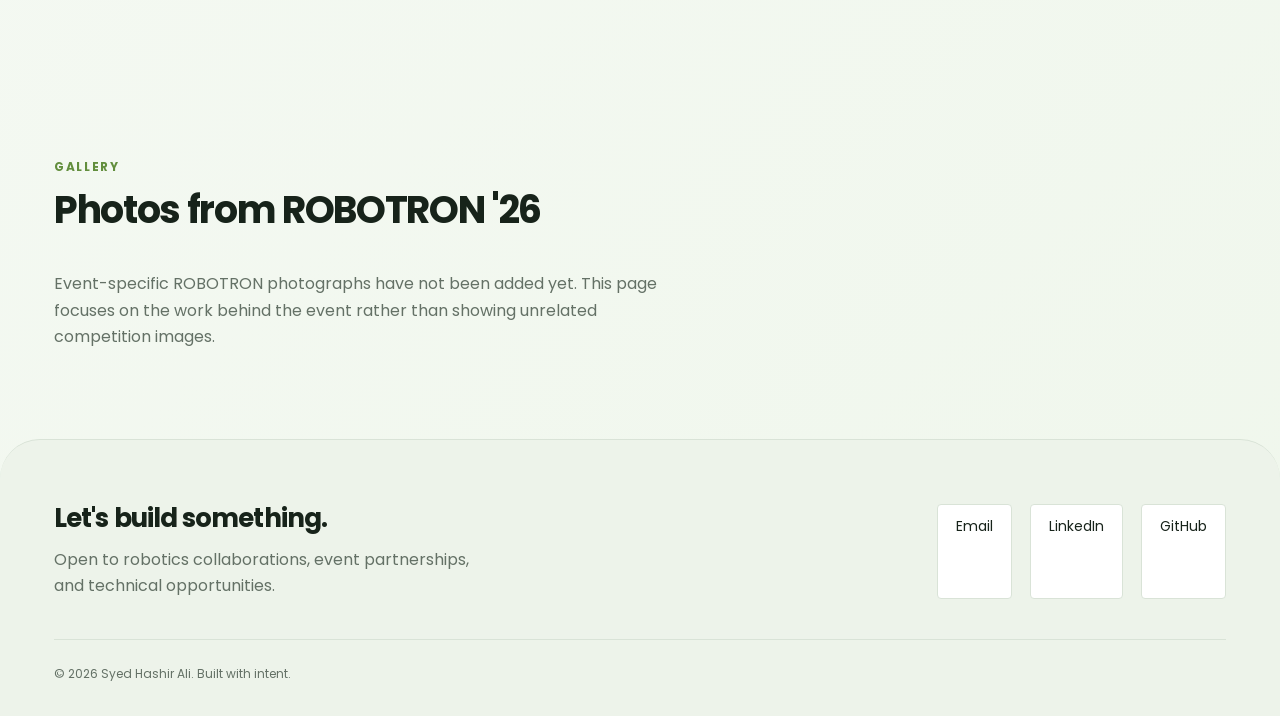
<file: public/robotron.html>
<!DOCTYPE html>
<html lang="en">
<head>
<meta charset="UTF-8">
<meta name="viewport" content="width=device-width, initial-scale=1">
<title>ROBOTRON '26 | Syed Hashir Ali</title>
<link rel="preconnect" href="https://fonts.googleapis.com">
<link href="https://fonts.googleapis.com/css2?family=Poppins:wght@400;500;600;700;800&display=swap" rel="stylesheet">
<link rel="stylesheet" href="style.css">
</head>
<body>

<nav>
  <div class="wrap">
    <a class="logo" href="index.html">SYED HASHIR <span>ALI</span></a>
    <button class="nav-toggle" aria-label="Menu">☰</button>
    <ul class="nav-links">
      <li><a href="index.html">Home</a></li>
      <li><a href="about.html">About</a></li>
      <li><a href="portfolio.html">Portfolio</a></li>
      <li><a href="media.html">Media</a></li>
      <li><a href="blog.html">Blog</a></li>
      <li><a href="contact.html" class="cta">Contact</a></li>
    </ul>
  </div>
</nav>

<section class="page-hero">
  <div class="wrap">
    <a href="journey.html" style="color:var(--muted); font-size:13px; text-decoration:none;">← Back to Journey</a>
    <div class="eyebrow" style="margin-top:16px;">Society of Robotics & Emerging Technologies (SRET)</div>
    <h1>ROBOTRON '26: Igniting the innovation.</h1>
    <p>Leading a mega-scale robotics competition from the ground up — as Vice President, not just a competitor.</p>
  </div>
</section>

<section>
  <div class="wrap">
    <div class="event-feature event-feature--graphic reveal">
      <div class="robotron-event-art" aria-hidden="true"><span class="robotron-event-art__orbit"></span><span class="robotron-event-art__number">50<span>+</span></span><span class="robotron-event-art__caption">TEAMS · ONE ARENA · ROBOTRON ’26</span><span class="robotron-event-art__line"></span></div>
      <div class="event-feature__note"><span class="eyebrow">Event leadership · SRET</span><h2>From a bold idea<br>to a live event.</h2><p>As Vice President of the Society of Robotics & Emerging Technologies, I helped turn ROBOTRON ’26 into a competition experience for more than 50 teams.</p><span class="event-feature__stamp">THE LAB SCHOOL <i>·</i> 2026</span></div>
    </div>
  </div>
</section>

<section>
  <div class="wrap">
    <div class="section-head reveal"><div class="eyebrow">Role</div><h2>Vice President, SRET</h2></div>
    <div class="reveal">
      <div class="list-item"><h3>Strategic Leadership</h3><ul><li>Led the end-to-end planning and execution of ROBOTRON '26, managing a large-scale competition for 50+ teams</li></ul></div>
      <div class="list-item"><h3>Operational Management</h3><ul><li>Directed complex logistics, vendor coordination, and on-ground execution from initial setup to event closing</li></ul></div>
      <div class="list-item"><h3>Team Supervision</h3><ul><li>Recruited and led a volunteer workforce, effectively delegating tasks and coordinating between staff and external stakeholders</li></ul></div>
      <div class="list-item"><h3>Brand & Scalability</h3><ul><li>Established the event's visual identity and professional standards, building a scalable framework for future mega-scale competitions</li></ul></div>
    </div>
  </div>
</section>

<section>
  <div class="wrap">
    <div class="section-head reveal"><div class="eyebrow">Gallery</div><h2>Photos from ROBOTRON '26</h2></div>
    <p class="reveal" style="color:var(--muted); max-width:640px;">Event-specific ROBOTRON photographs have not been added yet. This page focuses on the work behind the event rather than showing unrelated competition images.</p>
  </div>
</section>

<footer>
  <div class="wrap">
    <div class="foot-grid">
      <div><h2>Let's build something.</h2><p style="color:var(--muted); max-width:420px;">Open to robotics collaborations, event partnerships, and technical opportunities.</p></div>
      <div class="foot-links">
        <a href="mailto:ahashir541@gmail.com">Email</a>
        <a href="https://www.linkedin.com/in/syedhashiraly" target="_blank" rel="noopener">LinkedIn</a>
        <a href="https://github.com/ahashir541" target="_blank" rel="noopener">GitHub</a>
      </div>
    </div>
    <div class="copyright">© 2026 Syed Hashir Ali. Built with intent.</div>
  </div>
</footer>

<script src="main.js"></script>
</body>
</html>
</file>
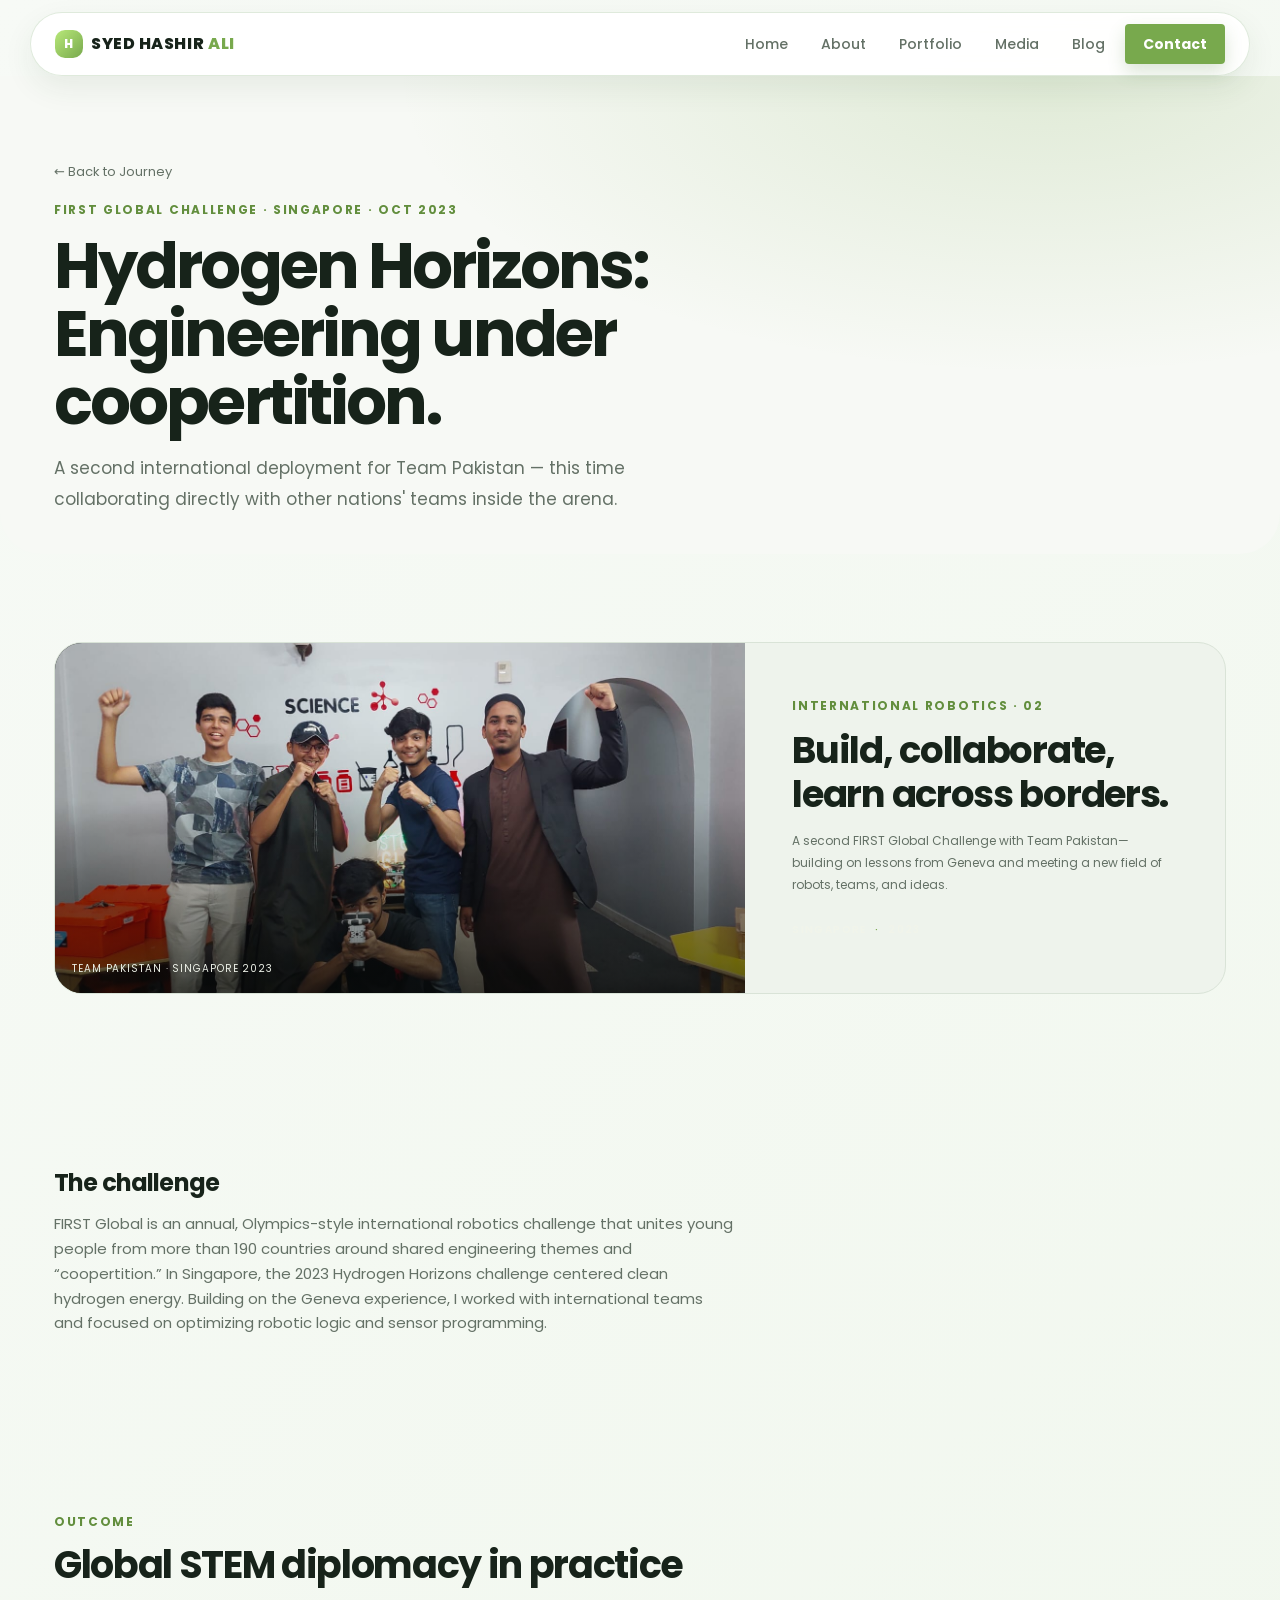
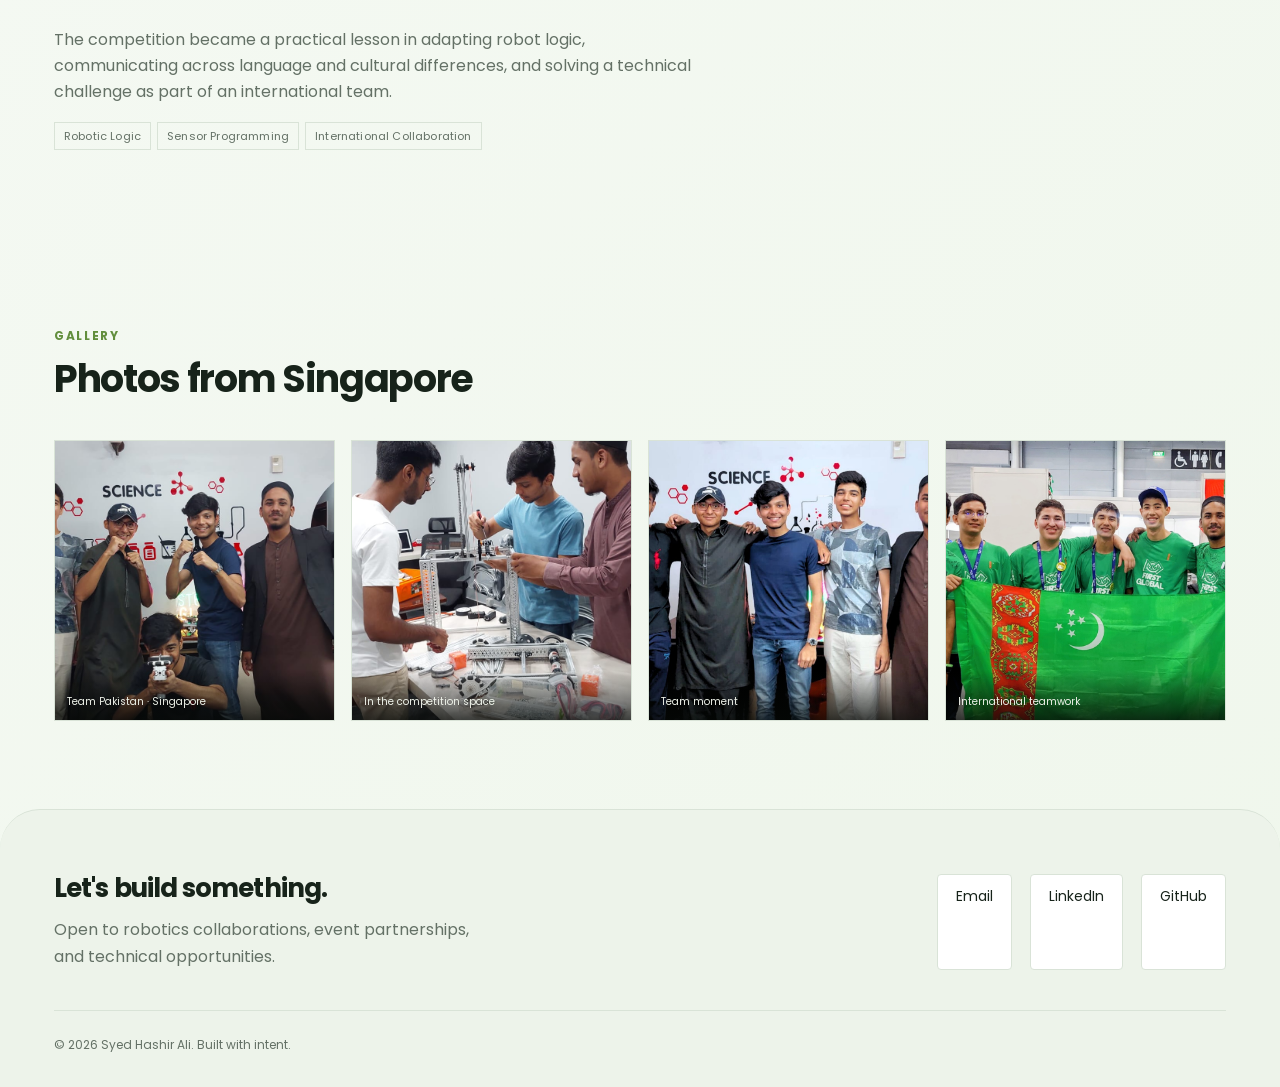
<file: public/singapore.html>
<!DOCTYPE html>
<html lang="en">
<head>
<meta charset="UTF-8">
<meta name="viewport" content="width=device-width, initial-scale=1">
<title>FIRST Global Challenge — Singapore 2023 | Syed Hashir Ali</title>
<link rel="preconnect" href="https://fonts.googleapis.com">
<link href="https://fonts.googleapis.com/css2?family=Poppins:wght@400;500;600;700;800&display=swap" rel="stylesheet">
<link rel="stylesheet" href="style.css">
</head>
<body>

<nav>
  <div class="wrap">
    <a class="logo" href="index.html">SYED HASHIR <span>ALI</span></a>
    <button class="nav-toggle" aria-label="Menu">☰</button>
    <ul class="nav-links">
      <li><a href="index.html">Home</a></li>
      <li><a href="about.html">About</a></li>
      <li><a href="portfolio.html">Portfolio</a></li>
      <li><a href="media.html">Media</a></li>
      <li><a href="blog.html">Blog</a></li>
      <li><a href="contact.html" class="cta">Contact</a></li>
    </ul>
  </div>
</nav>

<section class="page-hero">
  <div class="wrap">
    <a href="journey.html" style="color:var(--muted); font-size:13px; text-decoration:none;">← Back to Journey</a>
    <div class="eyebrow" style="margin-top:16px;">FIRST Global Challenge · Singapore · Oct 2023</div>
    <h1>Hydrogen Horizons: Engineering under coopertition.</h1>
    <p>A second international deployment for Team Pakistan — this time collaborating directly with other nations' teams inside the arena.</p>
  </div>
</section>

<section>
  <div class="wrap">
    <div class="event-feature reveal">
      <figure class="event-feature__photo"><img src="assets/images/teampakforsingapore.jpg" alt="Team Pakistan at FIRST Global Challenge in Singapore"><figcaption>Team Pakistan · Singapore 2023</figcaption></figure>
      <div class="event-feature__note"><span class="eyebrow">International robotics · 02</span><h2>Build, collaborate,<br>learn across borders.</h2><p>A second FIRST Global Challenge with Team Pakistan—building on lessons from Geneva and meeting a new field of robots, teams, and ideas.</p><span class="event-feature__stamp">SINGAPORE <i>·</i> 2023</span></div>
    </div>
  </div>
</section>

<section>
  <div class="wrap reveal">
    <h2 style="font-size:24px; margin-bottom:16px;">The challenge</h2>
    <p style="color:var(--muted); font-size:15px; max-width:680px;">FIRST Global is an annual, Olympics-style international robotics challenge that unites young people from more than 190 countries around shared engineering themes and “coopertition.” In Singapore, the 2023 Hydrogen Horizons challenge centered clean hydrogen energy. Building on the Geneva experience, I worked with international teams and focused on optimizing robotic logic and sensor programming.</p>
  </div>
</section>

<section>
  <div class="wrap">
    <div class="section-head reveal"><div class="eyebrow">Outcome</div><h2>Global STEM diplomacy in practice</h2></div>
    <p class="reveal" style="color:var(--muted); max-width:640px;">The competition became a practical lesson in adapting robot logic, communicating across language and cultural differences, and solving a technical challenge as part of an international team.</p>
    <div class="tag-row reveal" style="margin-top:16px;"><span class="tag">Robotic Logic</span><span class="tag">Sensor Programming</span><span class="tag">International Collaboration</span></div>
  </div>
</section>

<section>
  <div class="wrap">
    <div class="section-head reveal"><div class="eyebrow">Gallery</div><h2>Photos from Singapore</h2></div>
    <div class="gallery-grid event-gallery reveal">
      <figure class="gallery-slot"><img src="assets/images/teampakforsingapore.jpg" alt="Team Pakistan at the FIRST Global Challenge in Singapore"><figcaption>Team Pakistan · Singapore</figcaption></figure>
      <figure class="gallery-slot"><img src="assets/images/roboticsmakingsingapore.jpg" alt="Team Pakistan at the Singapore robotics challenge"><figcaption>In the competition space</figcaption></figure>
      <figure class="gallery-slot"><img src="assets/images/teampakforsingaporeshoot.jpg" alt="Team Pakistan taking a group photo in Singapore"><figcaption>Team moment</figcaption></figure>
      <figure class="gallery-slot"><img src="assets/images/teampakwithteamturkamenistaninsingapore.jpg" alt="Team Pakistan meeting members of the Turkmenistan team in Singapore"><figcaption>International teamwork</figcaption></figure>
    </div>
  </div>
</section>

<footer>
  <div class="wrap">
    <div class="foot-grid">
      <div><h2>Let's build something.</h2><p style="color:var(--muted); max-width:420px;">Open to robotics collaborations, event partnerships, and technical opportunities.</p></div>
      <div class="foot-links">
        <a href="mailto:ahashir541@gmail.com">Email</a>
        <a href="https://www.linkedin.com/in/syedhashiraly" target="_blank" rel="noopener">LinkedIn</a>
        <a href="https://github.com/ahashir541" target="_blank" rel="noopener">GitHub</a>
      </div>
    </div>
    <div class="copyright">© 2026 Syed Hashir Ali. Built with intent.</div>
  </div>
</footer>

<script src="main.js"></script>
</body>
</html>
</file>
<file: public/style.css>
/* ============================================
   Syed Hashir Ali — Personal Site
   Shared stylesheet, used by every page.
   ============================================ */
@import url('https://fonts.googleapis.com/css2?family=DM+Serif+Display&family=JetBrains+Mono:wght@400;600&display=swap');
:root{
  --bg:#F7F9F5; --bg2:#EEF3EC; --text:#17231A; --muted:#647166;
  --accent:#78A94D; --accent2:#78A94D; --card:#FFFFFF; --border:#D9E3D7;
}
*{box-sizing:border-box; margin:0; padding:0;}
html{scroll-behavior:smooth;}
body{background:var(--bg); color:var(--text); font-family:'Poppins',system-ui,sans-serif; line-height:1.65; overflow-x:hidden;}
h1,h2,h3{font-family:'Poppins',system-ui,sans-serif; font-weight:700; line-height:1.12; letter-spacing:-0.035em;}
img{max-width:100%; display:block;}
a{color:inherit;}
.wrap{max-width:1100px; margin:0 auto; padding:0 24px;}
.eyebrow{font-size:12px; letter-spacing:.14em; text-transform:uppercase; color:var(--accent); font-weight:700; margin-bottom:12px;}
section{padding:88px 0;}
@media(max-width:640px){section{padding:56px 0;}}

/* NAV */
nav{position:sticky; top:0; z-index:50; background:rgba(10,10,12,.9); backdrop-filter:blur(8px); border-bottom:1px solid var(--border);}
nav .wrap{display:flex; justify-content:space-between; align-items:center; height:64px;}
.logo{font-family:'Poppins',sans-serif; font-size:16px; font-weight:800; letter-spacing:.035em; text-decoration:none;}
.logo span{color:var(--accent);}
.nav-links{display:flex; gap:26px; align-items:center; list-style:none;}
.nav-links a{text-decoration:none; font-size:14px; color:var(--muted); font-weight:500;}
.nav-links a:hover, .nav-links a.active{color:var(--text);}
.nav-links a.cta{background:var(--accent); color:#11170c; padding:9px 18px; border-radius:4px; font-weight:700;}
.nav-toggle{display:none; background:none; border:none; color:var(--text); font-size:22px; cursor:pointer;}
@media(max-width:760px){
  .nav-toggle{display:block;}
  .nav-links{position:fixed; top:64px; left:0; right:0; background:var(--bg); flex-direction:column; align-items:flex-start; padding:20px 24px; border-bottom:1px solid var(--border); display:none;}
  .nav-links.open{display:flex;}
}

/* HERO (two-column, large photo like tonyrobbins.com) */
.hero{padding:80px 0 90px; background:radial-gradient(ellipse at 20% 0%, rgba(185,242,106,.12), transparent 60%);}
.hero .wrap{display:grid; grid-template-columns:1.1fr .9fr; gap:50px; align-items:center;}
@media(max-width:860px){.hero .wrap{grid-template-columns:1fr; text-align:center;}}
.hero h1{font-size:clamp(34px,5.5vw,60px); margin-bottom:20px;}
.hero p{color:var(--muted); font-size:clamp(15px,2vw,18px); max-width:520px; margin-bottom:32px;}
@media(max-width:860px){.hero p{margin-left:auto; margin-right:auto;}}
.btn-row{display:flex; gap:14px; flex-wrap:wrap;}
@media(max-width:860px){.btn-row{justify-content:center;}}
.btn{padding:14px 28px; border-radius:4px; font-weight:700; text-decoration:none; font-size:15px; display:inline-block;}
.btn-primary{background:var(--accent); color:#11170c;}
.btn-outline{border:1px solid var(--border); color:var(--text);}

.hero-photo{position:relative; aspect-ratio:4/5; border-radius:10px; overflow:hidden; border:1px solid var(--border); background:var(--card);}
.hero-photo img{width:100%; height:100%; object-fit:cover;}
.hero-photo .placeholder{position:absolute; inset:0; display:flex; align-items:center; justify-content:center; text-align:center; padding:24px; color:var(--muted); font-size:13px; border:1px dashed var(--border); margin:8px; border-radius:6px;}

.reel-row{display:grid; grid-template-columns:repeat(3, minmax(0, 1fr)); gap:18px; margin:-12px auto 0; max-width:1100px; padding:0 24px 12px;}
.reel-card{display:block; background:var(--card); border:1px solid var(--border); border-radius:12px; overflow:hidden; text-decoration:none; transition:transform .2s ease, border-color .2s ease; box-shadow:0 20px 30px rgba(0,0,0,.08);}
.reel-card:hover{transform:translateY(-2px); border-color:rgba(185,242,106,.7);}
.reel-video{position:relative; aspect-ratio:9/16; overflow:hidden; background:#000; border-bottom:1px solid var(--border);}
.reel-video iframe, .reel-video video{position:absolute; inset:0; width:100%; height:100%; border:0; background:#000; display:block; object-fit:cover;}
.reel-video video{object-fit:cover;}
.reel-video--fallback{display:flex; align-items:center; justify-content:center; background:linear-gradient(135deg,rgba(185,242,106,.25),rgba(185,242,106,.08));}
.reel-fallback{display:flex; flex-direction:column; align-items:center; justify-content:center; gap:8px; text-align:center; padding:20px; color:var(--text);}
.reel-fallback strong{font-size:18px; letter-spacing:.04em; text-transform:uppercase;}
.reel-fallback span{font-size:12px; color:var(--muted); line-height:1.5;}
.reel-copy{padding:16px 18px 18px;}
.reel-tag{display:inline-block; font-size:11px; letter-spacing:.12em; text-transform:uppercase; color:var(--accent); font-weight:700; margin-bottom:8px;}
.reel-copy h3{font-size:18px; margin:0;}
@media(max-width:760px){.reel-row{grid-template-columns:1fr; padding:0 24px 8px;}}

/* STATS */
.stats{border-top:1px solid var(--border); border-bottom:1px solid var(--border);}
.stats .wrap{display:grid; grid-template-columns:repeat(4,1fr); gap:24px; padding:48px 24px;}
.stat b{font-family:'Poppins',sans-serif; font-weight:700; font-size:clamp(28px,4vw,46px); color:var(--accent); display:block;}
.stat span{color:var(--muted); font-size:13px;}
@media(max-width:640px){.stats .wrap{grid-template-columns:repeat(2,1fr);}}

/* PILLARS */
.pillars-row{display:flex; gap:20px; overflow-x:auto; padding-bottom:8px;}
.pillar{flex:0 0 260px; background:var(--card); border:1px solid var(--border); border-radius:6px; padding:28px;}
.pillar h3{font-size:20px; margin-bottom:10px;}
.pillar p{color:var(--muted); font-size:14px;}

/* CARDS GENERIC */
.card-row{display:flex; gap:20px; overflow-x:auto; padding-bottom:8px;}
.jcard{flex:0 0 320px; background:var(--card); border:1px solid var(--border); border-radius:6px; padding:26px;}
.jcard .photo{aspect-ratio:16/9; border-radius:6px; overflow:hidden; border:1px dashed var(--border); margin-bottom:16px; display:flex; align-items:center; justify-content:center; color:var(--muted); font-size:12px; background:var(--bg2);}
.jcard .photo img{width:100%; height:100%; object-fit:cover;}
.jcard h3{font-size:19px; margin-bottom:8px;}
.jcard p{color:var(--muted); font-size:14px; margin-bottom:12px;}
.tag-row{display:flex; flex-wrap:wrap; gap:6px;}
.tag{font-size:11px; border:1px solid var(--border); color:var(--muted); padding:4px 9px; border-radius:20px;}
.outcome{color:var(--accent); font-size:13px; font-weight:600;}

/* SECTION HEADS */
.section-head{margin-bottom:40px;}
.section-head h2{font-size:clamp(26px,4vw,38px);}
.page-hero{padding:64px 0 20px;}
.page-hero h1{font-size:clamp(32px,5vw,52px);}
.page-hero p{color:var(--muted); max-width:600px;}

/* LEADERSHIP / JUDGING LIST */
.list-item{border-left:2px solid var(--accent); padding:6px 0 6px 20px; margin-bottom:26px;}
.list-item h3{font-size:18px; margin-bottom:6px;}
.list-item .role{color:var(--accent); font-size:13px; font-weight:600; margin-bottom:8px;}
.list-item ul{color:var(--muted); font-size:14px; padding-left:18px;}
.list-item li{margin-bottom:4px;}

/* MEDIA */
.media-strip{display:flex; gap:14px; flex-wrap:wrap; margin-bottom:32px;}
.media-strip span{border:1px solid var(--border); padding:8px 16px; border-radius:20px; font-size:13px; color:var(--muted);}
.media-grid{display:grid; grid-template-columns:repeat(auto-fit,minmax(260px,1fr)); gap:20px;}
.mcard{background:var(--card); border:1px solid var(--border); border-radius:6px; padding:22px;}
.mcard .video-slot{aspect-ratio:16/9; border:1px dashed var(--border); border-radius:6px; margin-bottom:14px; display:flex; align-items:center; justify-content:center; color:var(--muted); font-size:12px; overflow:hidden; background:var(--bg2);}
.mcard .video-slot video, .mcard .video-slot img{width:100%; height:100%; object-fit:cover;}
.mcard .tag{border-color:var(--accent); color:var(--accent); margin-bottom:10px; display:inline-block;}
.mcard p{color:var(--muted); font-size:14px;}

/* TIMELINE */
.timeline-item{display:grid; grid-template-columns:160px 1fr; gap:20px; padding:22px 0; border-bottom:1px solid var(--border);}
.timeline-item:last-child{border-bottom:none;}
.timeline-item .when{color:var(--muted); font-size:13px;}
.timeline-item h3{font-size:18px; margin-bottom:8px;}
.timeline-item ul{color:var(--muted); font-size:14px; padding-left:18px;}
@media(max-width:640px){.timeline-item{grid-template-columns:1fr;}}

/* SKILLS */
.skills-grid{display:grid; grid-template-columns:repeat(auto-fit,minmax(220px,1fr)); gap:20px;}
.skill-cat h3{font-size:15px; color:var(--accent); margin-bottom:12px;}
.skill-cat ul{list-style:none; color:var(--muted); font-size:14px;}
.skill-cat li{padding:6px 0; border-bottom:1px solid var(--border);}

/* EDU / CERTS */
.two-col{display:grid; grid-template-columns:1fr 1fr; gap:50px;}
@media(max-width:800px){.two-col{grid-template-columns:1fr;}}
.edu-item{margin-bottom:22px;}
.edu-item h3{font-size:16px;}
.edu-item .when{color:var(--muted); font-size:13px; margin-bottom:4px;}
.cert-item{padding:12px 0; border-bottom:1px solid var(--border); font-size:14px;}
.cert-item .issuer{color:var(--muted); font-size:13px;}

/* GALLERY (for media/journey photo grids) */
.gallery-grid{display:grid; grid-template-columns:repeat(auto-fit,minmax(200px,1fr)); gap:16px;}
.gallery-slot{aspect-ratio:1/1; border:1px dashed var(--border); border-radius:6px; display:flex; align-items:center; justify-content:center; color:var(--muted); font-size:12px; text-align:center; padding:12px; background:var(--card); overflow:hidden;}
.gallery-slot img{width:100%; height:100%; object-fit:cover;}

/* EMPTY STATE */
.empty{border:1px dashed var(--border); border-radius:6px; padding:40px; text-align:center; color:var(--muted);}

/* CONTACT FORM */
.contact-form{display:grid; gap:16px; max-width:520px;}
.contact-form input, .contact-form textarea{background:var(--card); border:1px solid var(--border); color:var(--text); padding:14px; border-radius:4px; font-family:inherit; font-size:14px;}
.contact-form textarea{min-height:130px; resize:vertical;}
.contact-form button{width:fit-content;}

/* FOOTER */
footer{background:var(--bg2); border-top:1px solid var(--border); padding:64px 0 32px;}
.foot-grid{display:flex; justify-content:space-between; flex-wrap:wrap; gap:32px; margin-bottom:40px;}
footer h2{font-size:26px; margin-bottom:14px;}
.foot-links{display:flex; gap:18px; flex-wrap:wrap;}
.foot-links a{text-decoration:none; border:1px solid var(--border); padding:10px 18px; border-radius:4px; font-size:14px;}
.copyright{color:var(--muted); font-size:12px; border-top:1px solid var(--border); padding-top:24px;}

.reveal{opacity:0; transform:translateY(16px); transition:opacity .6s ease, transform .6s ease;}
.reveal.in{opacity:1; transform:none;}

/* SHARED PAGE RHYTHM */
.page-hero{padding:82px 0 38px; background:radial-gradient(ellipse at 82% 0%,rgba(185,242,106,.1),transparent 44%),var(--bg);}
.page-hero h1{max-width:900px; font-size:clamp(36px,6vw,64px); letter-spacing:-.045em; line-height:1.06;}
.page-hero p{margin-top:17px; font-size:clamp(14px,1.4vw,17px); line-height:1.85;}
section h2{letter-spacing:-.035em;}
.skill-cat h3{font-family:'Poppins',sans-serif;}
.edu-item h3,.timeline-item h3,.list-item h3,.jcard h3,.mcard h3{font-family:'Poppins',sans-serif;}
.tag,.outcome{letter-spacing:.015em;}
.nav-links a.cta:hover{background:#ceff8b;}
button:focus-visible,a:focus-visible,input:focus-visible,textarea:focus-visible{outline:2px solid var(--accent); outline-offset:3px;}

/* BLOG */
.blog-hero h1 span{color:var(--accent);}
.blog-section{padding-top:30px;}
.blog-hero{min-height:430px; display:flex; align-items:flex-end; padding-bottom:70px; background:radial-gradient(circle at 75% 20%,rgba(185,242,106,.16),transparent 25%),radial-gradient(circle at 5% 90%,rgba(53,92,55,.24),transparent 35%),var(--bg);}
.blog-hero h1{font-size:clamp(48px,8vw,94px);}
.blog-hero p{max-width:580px;}
.featured-post{display:grid; grid-template-columns:1.15fr .85fr; min-height:350px; margin-bottom:70px; border:1px solid var(--border); background:linear-gradient(135deg,#151d16,#0b0e0c); color:inherit; text-decoration:none; overflow:hidden; transition:border-color .3s ease,transform .3s ease;}
.featured-post:hover{border-color:rgba(185,242,106,.6); transform:translateY(-4px);}
.featured-post__image{min-height:350px; display:grid; place-items:center; overflow:hidden; background:radial-gradient(circle at 70% 30%,rgba(185,242,106,.3),transparent 40%),#111811;}
.featured-post__image img{width:100%; height:100%; object-fit:cover; transition:transform .7s ease;}
.featured-post:hover .featured-post__image img{transform:scale(1.05);}
.featured-post__image span{font-size:120px; color:var(--accent); font-weight:800; letter-spacing:-.1em;}
.featured-post__copy{display:flex; flex-direction:column; justify-content:center; padding:clamp(28px,5vw,62px);}
.featured-post__copy h2{max-width:500px; margin:4px 0 16px; font-family:Georgia,serif; font-size:clamp(30px,4vw,53px); font-weight:400; letter-spacing:-.045em; line-height:1.08;}
.featured-post__copy p{max-width:430px; color:var(--muted); font-size:14px; line-height:1.9;}
.featured-post .blog-read-link{align-self:flex-start; margin-top:28px;}
.blog-filters{display:flex; gap:12px; margin-bottom:22px;}
.blog-filters input,.blog-filters select{flex:1; min-width:0; background:var(--card); border:1px solid var(--border); color:var(--text); padding:12px 14px; font:inherit; font-size:13px;}
.blog-load-more{display:block; margin:30px auto 0;}
.blog-status{color:var(--muted); font-size:13px; margin-bottom:28px;}
.blog-status code{color:var(--accent); font-family:monospace;}
.blog-grid{display:grid; grid-template-columns:repeat(auto-fit,minmax(280px,1fr)); gap:20px;}
.blog-card{background:var(--card); border:1px solid var(--border); overflow:hidden; transition:transform .2s ease,border-color .2s ease;}
.blog-card:hover{transform:translateY(-3px); border-color:rgba(185,242,106,.55);}
.blog-card__cover{height:190px; background:radial-gradient(circle at 70% 30%,rgba(185,242,106,.2),transparent 45%),var(--bg2); overflow:hidden;}
.blog-card__cover img{width:100%; height:100%; object-fit:cover;}
.blog-card__placeholder{display:grid; place-items:center; height:100%; color:var(--accent); font-size:66px; font-weight:800; letter-spacing:-.08em;}
.blog-card__placeholder span{color:var(--text);}
.blog-card__body{padding:24px;}
.blog-card__meta{color:var(--accent); font-size:10px; font-weight:700; letter-spacing:.1em; text-transform:uppercase;}
.blog-card__meta span{color:var(--muted); padding:0 5px;}
.blog-card h2{font-size:22px; margin:11px 0 10px;}
.blog-card h2{font-family:Georgia,serif; font-weight:400; letter-spacing:-.025em;}
.blog-card p{color:var(--muted); font-size:13px; line-height:1.75;}
.blog-read-link{display:inline-block; margin-top:20px; padding-top:14px; border-top:1px solid var(--border); color:var(--text); font-size:12px; font-weight:600; text-decoration:none;}
.blog-read-link span{color:var(--accent); margin-left:6px;}
.post-page{padding:70px 0 100px;}
.post-back{display:inline-block; margin-bottom:35px; color:var(--accent); font-size:12px; text-decoration:none;}
.post-page article{max-width:780px; margin:0 auto;}
.post-cover{max-height:430px; margin-bottom:32px; overflow:hidden; background:var(--card);}
.post-cover img{width:100%; max-height:430px; object-fit:cover;}
.post-meta{color:var(--accent); font-size:11px; font-weight:700; letter-spacing:.1em; text-transform:uppercase;}
.post-meta span{color:var(--muted); padding:0 6px;}
.post-page h1{margin:14px 0 18px; font-size:clamp(34px,6vw,64px);}
.post-excerpt{color:var(--muted); font-size:17px; line-height:1.8; margin-bottom:35px;}
.post-content{border-top:1px solid var(--border); padding-top:30px; color:#d0d7cc; font-size:15px; line-height:2;}
.post-content img,.post-content video,.post-content audio{max-width:100%; margin:20px 0;}
.post-content iframe,.rich-editor iframe{display:block; width:100%; min-height:360px; margin:24px 0; border:0;}
.post-content figure{margin:24px 0;}
.post-content figcaption{color:var(--muted); font-size:12px;}
.post-content blockquote{margin:24px 0; border-left:2px solid var(--accent); padding-left:20px; color:#c1cbbd;}
.post-content pre{overflow:auto; padding:18px; background:#080a09; border:1px solid var(--border); color:var(--accent); font-family:monospace; line-height:1.6;}
.post-content table{width:100%; border-collapse:collapse; margin:24px 0;}
.post-content th,.post-content td{border:1px solid var(--border); padding:10px; text-align:left;}
.post-actions{display:flex; flex-wrap:wrap; gap:10px; margin-top:32px;}
.related-block{margin-top:60px; padding-top:28px; border-top:1px solid var(--border);}
.related-posts{display:grid; gap:10px;}
.related-posts a{color:var(--text); text-decoration:none;}
.related-posts a:hover{color:var(--accent);}
.admin-layout{max-width:680px;}
.admin-layout:has(#studio-panel:not([hidden])){max-width:1240px;}
.studio-nav{display:flex; align-items:center; justify-content:space-between; gap:24px; padding:14px 0 26px; border-bottom:1px solid var(--border);}
.studio-nav__brand,.studio-nav__links,.studio-nav__link{display:flex; align-items:center; gap:10px;}
.studio-nav__brand small{display:block; color:var(--muted); font-size:10px; font-weight:400;}
.studio-mark{display:grid; place-items:center; width:38px; height:38px; border:1px solid rgba(185,242,106,.5); color:var(--accent); font-weight:800;}
.studio-mark span{color:var(--text);}
.studio-nav__links{gap:20px; font-size:12px;}
.studio-nav__link{color:var(--muted); text-decoration:none;}
.studio-nav__link--active{color:var(--text); font-weight:600;}
.studio-stats{display:grid; grid-template-columns:repeat(4,1fr); gap:12px; margin:22px 0 38px;}
.studio-stats>div{padding:18px 20px; border:1px solid var(--border); background:linear-gradient(140deg,rgba(185,242,106,.07),rgba(255,255,255,.015));}
.studio-stats span{display:block; color:var(--muted); font-size:11px;}
.studio-stats strong{display:block; margin-top:8px; color:var(--accent); font-size:29px; letter-spacing:-.05em;}
.admin-card{background:var(--card); border:1px solid var(--border); padding:28px;}
.admin-card h2{font-size:25px; margin-bottom:8px;}
.admin-help{color:var(--muted); font-size:13px; margin-bottom:22px;}
.admin-toolbar{display:flex; align-items:center; justify-content:space-between; gap:20px; margin-bottom:22px;}
.admin-toolbar h2{margin:0;}
.admin-card textarea{min-height:240px;}
.admin-toolbar__actions,.admin-actions{display:flex; align-items:center; gap:10px; flex-wrap:wrap;}
.studio-grid{display:grid; grid-template-columns:minmax(0,1.5fr) minmax(260px,.7fr); gap:20px; align-items:start;}
.editor-toolbar{display:flex; flex-wrap:wrap; gap:5px; padding:10px; border:1px solid var(--border); border-bottom:0; background:var(--bg2);}
.editor-toolbar button,.editor-toolbar select,.editor-toolbar label{min-height:32px; border:1px solid var(--border); background:var(--card); color:var(--text); padding:5px 8px; font:inherit; font-size:12px; cursor:pointer;}
.editor-toolbar input{width:21px; height:21px; padding:0; vertical-align:middle;}
.rich-editor{min-height:400px; padding:22px; border:1px solid var(--border); background:#0b0e0c; color:var(--text); outline:none; line-height:1.85;}
.rich-editor:empty:before{content:attr(data-placeholder); color:var(--muted);}
.rich-editor img,.rich-editor video,.rich-editor audio{max-width:100%; margin:15px 0;}
.rich-editor table{width:100%; border-collapse:collapse;}
.rich-editor td{border:1px solid var(--border); padding:8px;}
.editor-status{display:flex; justify-content:space-between; color:var(--muted); font-size:11px; padding:10px 0;}
.writing-tools{display:flex; align-items:center; gap:12px; flex-wrap:wrap; padding:10px 0; color:var(--muted); font-size:12px;}
.writing-tools label{display:flex; align-items:center; gap:7px;}
.writing-tools input{width:86px; padding:6px; border:1px solid var(--border); background:var(--bg2); color:var(--text);}
.writing-tools progress{width:min(180px,35vw); height:8px; accent-color:var(--accent);}
.outline-panel{margin:8px 0 12px; color:var(--muted); font-size:12px;}
.outline-panel summary{cursor:pointer; color:var(--text); font-weight:600;}
.outline-panel nav{display:grid; gap:7px; margin-top:12px; padding:0; background:none; box-shadow:none;}
.outline-link{color:var(--muted); text-decoration:none;}
.outline-link:hover{color:var(--accent);}
.outline-link--h2{padding-left:12px;}.outline-link--h3{padding-left:24px;}
.focus-mode nav,.focus-mode .studio-nav,.focus-mode .studio-stats,.focus-mode .admin-toolbar,.focus-mode .seo-panel,.focus-mode .posts-manager{display:none!important;}
.focus-mode .admin-layout:has(#studio-panel:not([hidden])){max-width:1000px;}
.focus-mode .studio-grid{grid-template-columns:minmax(0,1fr);}
.focus-mode .rich-editor{min-height:68vh;}
.video-embed{width:100%; aspect-ratio:16/9; margin:24px 0; overflow:hidden; border-radius:12px; background:#17231a;}
.video-embed iframe{display:block; width:100%; height:100%; min-height:0; margin:0; border:0;}
.admin-actions{justify-content:flex-end; padding-top:10px;}
.seo-panel{display:grid; gap:13px;}
.seo-panel h2{margin-bottom:3px;}
.seo-panel label{display:grid; gap:5px; color:var(--muted); font-size:11px;}
.seo-panel input,.seo-panel textarea,.seo-panel select{background:var(--bg2); border:1px solid var(--border); color:var(--text); padding:10px; font:inherit; font-size:13px;}
.seo-panel textarea{min-height:85px;}
.check-label{display:flex!important; grid-template-columns:auto 1fr; align-items:center; gap:8px!important;}
.cover-preview{max-height:150px; overflow:hidden; background:var(--bg2);}
.cover-preview img{width:100%; height:150px; object-fit:cover;}
.posts-manager{margin-top:20px;}
.managed-post{display:flex; justify-content:space-between; align-items:center; gap:15px; padding:14px 0; border-top:1px solid var(--border);}
.managed-post__identity{display:flex; align-items:center; gap:12px; min-width:0;}
.managed-post__identity img,.managed-post__placeholder{width:46px; height:38px; object-fit:cover; background:var(--bg2);}
.managed-post__placeholder{display:grid; place-items:center; color:var(--accent); font-size:14px; font-weight:800;}
.managed-post small{display:block; color:var(--muted); font-size:11px; margin-top:3px;}
.text-button{border:0; background:none; color:var(--accent); cursor:pointer; padding:5px;}
.text-button--danger{color:#ff9b9b;}
.featured-badge{display:inline-block; margin-bottom:8px; color:var(--accent); font-size:10px; font-weight:700; letter-spacing:.1em; text-transform:uppercase;}
.preview-dialog{width:min(800px,calc(100% - 32px)); max-height:90vh; padding:40px; border:1px solid var(--border); background:var(--bg); color:var(--text);}
.preview-dialog::backdrop{background:rgba(0,0,0,.75);}
.dialog-close{position:absolute; top:10px; right:15px; border:0; background:none; color:var(--text); font-size:26px; cursor:pointer;}
.preview-dialog article h1{font-size:clamp(28px,5vw,52px); margin:15px 0;}
@media(max-width:850px){.studio-grid{grid-template-columns:1fr;}.seo-panel{order:-1;}.editor-toolbar{position:sticky; top:64px; z-index:2;}.rich-editor{min-height:300px;}}
@media(max-width:640px){.blog-filters{flex-direction:column;}.admin-toolbar{align-items:flex-start; flex-direction:column;}.managed-post{align-items:flex-start; flex-direction:column;}.preview-dialog{padding:28px 18px;}}
.file-label{color:var(--muted); font-size:12px; margin-bottom:-9px;}
.file-label span{color:#788176;}
.admin-card input[type=file]{padding:10px; color:var(--muted); font-size:12px;}

/* LIGHT EDITORIAL THEME */
body{background:var(--bg);color:var(--text);}
nav{background:rgba(255,255,255,.92);border-bottom-color:var(--border);box-shadow:0 6px 24px rgba(34,58,39,.05);}
.logo{color:var(--text);}
.nav-links a{color:#647166;}
.nav-links a:hover,.nav-links a.active{color:var(--text);}
.nav-links a.cta,.btn-primary{background:#78A94D;color:#fff;}
.nav-links a.cta:hover,.btn-primary:hover{background:#628e3d;}
.btn-outline{border-color:var(--border);color:var(--text);background:#fff;}
.btn-outline:hover{border-color:#78A94D;background:var(--bg2);}
.hero,.page-hero,.blog-hero{background:radial-gradient(ellipse at 82% 0%,rgba(120,169,77,.18),transparent 44%),var(--bg);}
.page-hero h1 span,.blog-hero h1 span{color:#628e3d;}
.home-proof,.stats,.experience-overview{background:#fff;border-color:var(--border);}
.home-story,.home-pillars,.home-next,.home-film,.home-shorts{background:var(--bg);}
.story-card,.pillar,.jcard,.mcard,.certificate-card,.reel-card{background:#fff;border-color:var(--border);box-shadow:0 16px 36px rgba(42,71,47,.06);}
.story-card__copy p,.pillar p,.jcard p,.mcard p,.stat span,.home-shorts__note{color:var(--muted);}
.home-film__frame,.home-short-card__screen{background:#e8f0e5;}
.home-short-card{border-color:var(--border);background:#fff;}
footer{background:#edf3ea;border-top-color:var(--border);}
.copyright{border-top-color:var(--border);color:var(--muted);}
.foot-links a{border-color:var(--border);background:#fff;}
.contact-form input,.contact-form textarea,.blog-filters input,.blog-filters select,.seo-panel input,.seo-panel textarea,.seo-panel select{background:#fff;color:var(--text);border-color:var(--border);}
.contact-form input::placeholder,.contact-form textarea::placeholder,.blog-filters input::placeholder,.seo-panel input::placeholder,.seo-panel textarea::placeholder{color:#8a978c;}
.blog-hero{min-height:470px;}
.blog-hero h1,.page-hero h1{color:var(--text);}
.featured-post{border-color:var(--border);background:linear-gradient(135deg,#fff,#edf5e9);box-shadow:0 22px 50px rgba(42,71,47,.08);}
.featured-post:hover{border-color:#78A94D;}
.featured-post__image{background:linear-gradient(135deg,#dcebd4,#f8fbf6);}
.featured-post__image span,.blog-card__placeholder{color:#78A94D;}
.featured-post__copy h2,.blog-card h2,.post-page h1{font-family:'DM Serif Display',Georgia,serif;color:#17231A;}
.blog-card{background:#fff;border-color:var(--border);box-shadow:0 14px 34px rgba(42,71,47,.06);}
.blog-card:hover{border-color:#78A94D;box-shadow:0 20px 44px rgba(42,71,47,.12);}
.blog-card__cover{background:linear-gradient(135deg,#dcebd4,#f8fbf6);}
.blog-card__meta,.post-meta,.eyebrow{color:#628e3d;}
.blog-status{color:var(--muted);}
.post-page{background:var(--bg);}
.post-cover{background:#eaf1e7;border-radius:18px;box-shadow:0 18px 42px rgba(42,71,47,.1);}
.post-excerpt{color:var(--muted);}
.post-content{border-color:var(--border);color:#354238;}
.post-content blockquote{border-color:#78A94D;color:#526455;}
.post-content pre{background:#1d2b20;border-color:#314a35;color:#d9f3bc;font-family:'JetBrains Mono',monospace;}
.post-content th,.post-content td{border-color:var(--border);}
.reading-progress{background:rgba(120,169,77,.15);}
.reading-progress span{background:#78A94D;}
.scroll-top{background:#fff;border-color:#78A94D;color:#628e3d;box-shadow:0 8px 20px rgba(42,71,47,.1);}
.admin-card{background:#fff;border-color:var(--border);box-shadow:0 18px 42px rgba(42,71,47,.07);}
.studio-nav{border-color:var(--border);}
.studio-mark{border-color:#78A94D;color:#628e3d;}
.studio-nav__link{color:var(--muted);}
.studio-nav__link--active{color:var(--text);}
.studio-stats>div{background:linear-gradient(140deg,#fff,#f0f7ed);border-color:var(--border);box-shadow:0 10px 24px rgba(42,71,47,.05);}
.studio-stats strong{color:#628e3d;}
.editor-toolbar{background:#f0f5ee;border-color:var(--border);}
.editor-toolbar button,.editor-toolbar select,.editor-toolbar label{background:#fff;color:var(--text);border-color:var(--border);}
.rich-editor{background:#fff;color:var(--text);border-color:var(--border);box-shadow:inset 0 1px 3px rgba(42,71,47,.03);}
.rich-editor:empty:before{color:#8a978c;}
.editor-status{color:var(--muted);}
.cover-preview,.managed-post__placeholder{background:#edf4e9;}
.managed-post{border-color:var(--border);}
.managed-post__placeholder{color:#628e3d;}
.text-button{color:#628e3d;}
.featured-badge{color:#628e3d;}
.preview-dialog{background:#fff;color:var(--text);border-color:var(--border);box-shadow:0 24px 70px rgba(22,44,27,.2);}
button:focus-visible,a:focus-visible,input:focus-visible,textarea:focus-visible,select:focus-visible,[contenteditable="true"]:focus-visible{outline:3px solid rgba(120,169,77,.4);outline-offset:3px;}
@media(prefers-reduced-motion:reduce){*,*::before,*::after{scroll-behavior:auto!important;animation-duration:.01ms!important;animation-iteration-count:1!important;transition-duration:.01ms!important;}}
.reading-progress{position:fixed; z-index:100; top:0; right:0; left:0; height:3px; background:rgba(185,242,106,.08);}
.reading-progress span{display:block; width:0; height:100%; background:var(--accent); transition:width .1s linear;}
.scroll-top{position:fixed; z-index:30; right:24px; bottom:24px; width:42px; height:42px; border:1px solid var(--accent); background:var(--bg); color:var(--accent); opacity:0; pointer-events:none; cursor:pointer; transition:opacity .25s ease,transform .25s ease;}
.scroll-top--visible{opacity:1; pointer-events:auto;}
.post-direction{display:flex; justify-content:space-between; width:100%; margin-top:25px; padding-top:20px; border-top:1px solid var(--border);}
.post-direction a{color:var(--muted); text-decoration:none;}
.post-direction a:hover{color:var(--accent);}
@media(max-width:760px){.featured-post{grid-template-columns:1fr;}.featured-post__image{min-height:220px;}.featured-post__copy{padding:28px;}.studio-nav{align-items:flex-start; flex-direction:column;}.studio-nav__links{width:100%; justify-content:space-between;}.studio-stats{grid-template-columns:repeat(2,1fr);}}

/* EXPERIENCE */
.experience-hero{padding-bottom:49px;}
.experience-hero h1{max-width:800px;}
.experience-overview{padding:0; border-top:1px solid var(--border); border-bottom:1px solid var(--border); background:var(--bg2);}
.experience-overview__grid{display:grid; grid-template-columns:repeat(4,1fr); padding-top:23px; padding-bottom:23px;}
.experience-overview__grid>div{display:flex; align-items:center; gap:13px; min-height:36px; padding-left:20px; border-left:1px solid var(--border); color:#c2c8bf; font-size:12px;}
.experience-overview__grid>div:first-child{padding-left:0; border-left:0;}
.experience-overview__grid strong{color:var(--accent); font-size:17px;}
.experience-layout{display:grid; grid-template-columns:.7fr 1.3fr; gap:clamp(42px,9vw,125px);}
.experience-side{position:sticky; top:100px; align-self:start;}
.experience-side h2{margin:7px 0 15px; font-size:clamp(27px,3.5vw,39px);}
.experience-side>p{max-width:350px; margin-bottom:20px; color:var(--muted); font-size:13px; line-height:1.85;}
.experience-side .text-link{color:var(--accent); text-decoration:none;}
.experience-timeline{border-top:1px solid var(--border);}
.experience-entry{display:grid; grid-template-columns:126px 1fr; gap:18px; padding:25px 0 26px; border-bottom:1px solid var(--border);}
.experience-entry__date{padding-top:3px; color:var(--accent); font-size:11px; font-weight:600; line-height:1.6;}
.experience-entry__type{color:#8d968d; font-size:10px; letter-spacing:.1em; text-transform:uppercase;}
.experience-entry h3{margin:7px 0 9px; font-size:18px; line-height:1.4;}
.experience-entry ul{padding-left:17px; color:var(--muted); font-size:12px; line-height:1.8;}
.experience-entry li{margin:4px 0;}
.experience-skills{border-top:1px solid var(--border); background:var(--bg2);}
.experience-cert-link{margin-top:27px; font-size:13px;}
.experience-cert-link span{margin-left:5px; color:var(--accent);}

/* CERTIFICATES */
.certificate-section{padding-top:24px;}
.certificate-notice{display:flex; gap:14px; align-items:flex-start; margin:0 0 57px; padding:18px 20px; border:1px solid rgba(185,242,106,.24); background:rgba(185,242,106,.045);}
.certificate-notice__icon{display:grid; flex:none; place-items:center; width:23px; height:23px; border:1px solid rgba(185,242,106,.55); border-radius:50%; color:var(--accent); font-size:13px; font-style:normal;}
.certificate-notice p{color:#b9c0b5; font-size:12px; line-height:1.8;}
.certificate-heading{margin-top:62px;}
.certificate-grid{display:grid; grid-template-columns:repeat(2,minmax(0,1fr)); gap:13px;}
.certificate-grid--three{grid-template-columns:repeat(3,minmax(0,1fr));}
.certificate-card{position:relative; display:flex; flex-direction:column; min-height:230px; padding:21px; overflow:hidden; border:1px solid var(--border); background:linear-gradient(145deg,#151b16,#0b0f0c);}
.certificate-grid--scan{grid-template-columns:repeat(2,minmax(0,1fr)); align-items:stretch;}
.certificate-card--scan{min-height:0; padding:0;}
.certificate-scan{display:grid; place-items:center; width:100%; aspect-ratio:1.5; padding:12px; background:#f2f3ef;}
.certificate-scan img{width:100%; height:100%; object-fit:contain;}
.certificate-scan:hover img{transform:scale(1.025);}
.certificate-card--scan .certificate-card__body{padding:17px 19px 20px;}
.certificate-card:after{position:absolute; right:-38px; bottom:-82px; width:155px; height:155px; border:1px solid rgba(185,242,106,.1); border-radius:50%; box-shadow:0 0 0 17px rgba(185,242,106,.025); content:"";}
.certificate-card__index{color:#828a7e; font-size:9px; font-weight:600; letter-spacing:.12em;}
.certificate-card__mark{display:grid; place-items:center; width:39px; height:39px; margin:22px 0 15px; border:1px solid rgba(185,242,106,.3); color:var(--accent); font-size:14px; font-weight:700;}
.certificate-card__body{position:relative; z-index:1; margin-top:auto;}
.certificate-card__issuer{color:var(--accent); font-size:9px; font-weight:600; letter-spacing:.09em; text-transform:uppercase;}
.certificate-card h3{margin:6px 0 5px; font-size:15px; line-height:1.5;}
.certificate-card p{color:var(--muted); font-size:10px; line-height:1.7;}
.certificate-footer{display:flex; justify-content:space-between; align-items:center; gap:20px; margin-top:50px; padding:22px 0; border-top:1px solid var(--border);}
.certificate-footer p{color:var(--muted); font-size:13px;}
.certificate-footer .btn{font-size:12px;}

/* COMPETITION STORIES */
.event-feature{display:grid; grid-template-columns:1.18fr .82fr; align-items:stretch; overflow:hidden; border:1px solid var(--border); background:var(--bg2);}
.event-feature__photo{position:relative; min-height:350px; overflow:hidden; background:#121714;}
.event-feature__photo img{position:absolute; inset:0; width:100%; height:100%; object-fit:cover;}
.event-feature__photo:after{position:absolute; inset:45% 0 0; background:linear-gradient(transparent,rgba(5,8,6,.65)); content:"";}
.event-feature__photo figcaption{position:absolute; z-index:1; bottom:15px; left:17px; color:#edf1e8; font-size:10px; letter-spacing:.09em; text-transform:uppercase;}
.event-feature__note{display:flex; flex-direction:column; align-items:flex-start; justify-content:center; padding:clamp(24px,4vw,47px);}
.event-feature__note h2{margin:0 0 13px; font-size:clamp(25px,3.2vw,37px); line-height:1.2;}
.event-feature__note p{color:var(--muted); font-size:12px; line-height:1.85;}
.event-feature__stamp{margin-top:26px; color:#f1f4ea; font-size:10px; font-weight:600; letter-spacing:.14em;}
.event-feature__stamp i{padding:0 5px; color:var(--accent); font-style:normal;}
.event-gallery .gallery-slot{position:relative; border:1px solid var(--border); border-radius:0;}
.event-gallery .gallery-slot img{position:absolute; inset:0;}
.event-gallery .gallery-slot figcaption{position:absolute; z-index:1; right:0; bottom:0; left:0; padding:24px 12px 10px; background:linear-gradient(transparent,rgba(5,8,6,.75)); color:#edf1e8; font-size:10px; text-align:left;}
.photo--event{position:relative; flex-direction:column; align-items:flex-start!important; justify-content:center!important; padding:23px!important; border:1px solid rgba(185,242,106,.14)!important; background:radial-gradient(circle at 77% 28%,rgba(185,242,106,.16),transparent 36%),linear-gradient(140deg,#172018,#0d100e)!important;}
.photo--event span,.photo--event small{position:relative; z-index:1; color:#b4beb0; font-size:9px; letter-spacing:.14em; text-transform:uppercase;}
.photo--event b{position:relative; z-index:1; color:var(--accent); font-size:48px; line-height:1.05;}
.photo--event small{color:#8d968d; letter-spacing:.05em; text-transform:none;}
.event-feature--graphic{grid-template-columns:1fr 1fr;}
.robotron-event-art{position:relative; display:flex; flex-direction:column; justify-content:center; min-height:350px; padding:35px; overflow:hidden; background:radial-gradient(ellipse at 65% 47%,rgba(185,242,106,.12),transparent 38%),linear-gradient(145deg,#172018,#0d100e);}
.robotron-event-art__orbit{position:absolute; top:50%; left:50%; width:255px; height:255px; border:1px solid rgba(185,242,106,.17); border-radius:50%; transform:translate(-50%,-50%); box-shadow:0 0 0 31px rgba(185,242,106,.025),0 0 0 68px rgba(185,242,106,.02);}
.robotron-event-art__number{position:relative; z-index:1; color:var(--accent); font-size:clamp(76px,12vw,135px); font-weight:700; letter-spacing:-.08em; line-height:.95;}
.robotron-event-art__number span{font-size:.55em;}
.robotron-event-art__caption{position:relative; z-index:1; margin-top:18px; color:#d5ddd1; font-size:9px; letter-spacing:.15em;}
.robotron-event-art__line{position:absolute; right:-20px; bottom:60px; left:30px; height:1px; background:linear-gradient(90deg,transparent,rgba(185,242,106,.7),transparent);}

/* MEDIA */
.media-highlight{padding:35px 0; border-block:1px solid var(--border); background:var(--bg2);}
.media-highlight__grid{display:flex; align-items:center; justify-content:space-between; gap:35px;}
.media-highlight__intro .eyebrow{margin-bottom:7px;}
.media-highlight__intro h2{font-size:clamp(22px,3vw,31px); line-height:1.35;}
.media-highlight__intro h2 span{color:var(--accent);}
.media-highlight__outlets{display:flex; flex-wrap:wrap; gap:8px;}
.media-highlight__outlets span{padding:7px 11px; border:1px solid var(--border); color:#bac0b6; font-size:10px;}
.media-asset-note{padding-top:13px; color:#8f978d; font-size:10px; line-height:1.7;}
.media-content{padding-top:76px;}
.media-showcase{display:grid; grid-template-columns:repeat(2,minmax(0,1fr)); gap:16px;}
.media-feature{overflow:hidden; border:1px solid var(--border); background:var(--card);}
.media-feature--video{grid-column:1/-1; display:grid; grid-template-columns:1.2fr .8fr;}
.media-feature__visual{position:relative; aspect-ratio:16/9; overflow:hidden; background:#0a0e0b;}
.media-feature__visual img,.media-feature__visual video{position:absolute; inset:0; width:100%; height:100%; object-fit:cover;}
.media-feature__visual--podcast img{object-position:center;}
.media-feature__stamp{position:absolute; right:11px; bottom:11px; z-index:1; padding:5px 8px; background:rgba(5,8,6,.78); color:#f1f4eb; font-size:9px; letter-spacing:.1em;}
.media-feature__stamp i{color:var(--accent); font-style:normal;}
.media-feature__copy{padding:20px 21px 22px;}
.media-feature__tag{color:var(--accent); font-size:9px; font-weight:600; letter-spacing:.1em; text-transform:uppercase;}
.media-feature__copy h3{margin:8px 0; font-size:17px;}
.media-feature__copy p{color:var(--muted); font-size:11px; line-height:1.8;}
.media-feature--video .media-feature__copy{display:flex; flex-direction:column; justify-content:center; padding:clamp(22px,4vw,45px);}
.media-feature--video .media-feature__copy h3{font-size:clamp(19px,2.4vw,27px);}
.podcast-note{display:grid; grid-template-columns:190px 1fr; align-items:center; gap:25px; margin-top:34px; padding:17px; border:1px solid var(--border); background:var(--bg2);}
.podcast-note img{width:100%; max-height:120px; object-fit:cover; object-position:center 35%;}
.podcast-note .eyebrow{margin-bottom:6px;}
.podcast-note p{color:#b4bbb0; font-size:12px; line-height:1.8;}
.media-coverage{display:flex; flex-wrap:wrap; align-items:baseline; gap:14px 30px; margin-top:37px; padding-top:22px; border-top:1px solid var(--border);}
.media-coverage .eyebrow{margin-bottom:0; white-space:nowrap;}
.media-coverage p{flex:1; min-width:260px; color:var(--muted); font-size:11px; line-height:1.8;}

/* HOMEPAGE */
.home-page{--home-ink:#080A09; --home-panel:#101512; --home-line:rgba(255,255,255,.1); --home-green:#B9F26A;}
.home-page .eyebrow{letter-spacing:.16em;}
.home-page .home-hero{min-height:670px; padding:78px 0 80px; position:relative; overflow:hidden; background:radial-gradient(ellipse at 75% 46%,rgba(197,244,103,.095),transparent 35%),radial-gradient(ellipse at 16% 0%,rgba(185,242,106,.09),transparent 48%),var(--home-ink);}
.home-page .home-hero:after{content:""; position:absolute; width:510px; height:510px; border:1px solid rgba(255,255,255,.045); border-radius:50%; right:-190px; top:80px; box-shadow:0 0 0 58px rgba(255,255,255,.018),0 0 0 116px rgba(255,255,255,.013); pointer-events:none;}
.home-hero__grid{position:relative; z-index:1; display:grid; grid-template-columns:1fr .83fr; gap:clamp(38px,7vw,98px); align-items:center;}
.home-hero__copy{padding:14px 0 24px;}
.home-page .home-hero .eyebrow{display:flex; align-items:center; gap:10px; margin-bottom:25px; color:#d8d9d3;}
.status-dot{width:7px; height:7px; flex:none; border-radius:50%; background:var(--home-green); box-shadow:0 0 15px rgba(197,244,103,.7);}
.home-hero h1{font-size:clamp(46px,7.3vw,88px); line-height:.99; letter-spacing:-.055em; font-weight:800; margin-bottom:24px;}
.home-hero h1 span,.home-section-head h2 span,.home-next h2 span{color:var(--home-green);}
.home-hero__intro{max-width:530px; margin:0 0 24px; color:#b2b4ad; font-size:clamp(15px,1.5vw,18px); line-height:1.75;}
.home-hero__facts{display:flex; flex-wrap:wrap; gap:11px 24px; margin-bottom:29px; color:#a8aaa4; font-size:12px;}
.home-hero__facts span{display:flex; align-items:center; gap:7px;}
.home-hero__facts b{color:var(--home-green); font-size:15px;}
.home-page .home-hero .btn-row{gap:12px;}
.home-page .home-hero .btn{border-radius:5px; transition:transform .2s ease,background .2s ease,border-color .2s ease;}
.home-page .home-hero .btn:hover,.home-page .home-next .btn:hover{transform:translateY(-2px);}
.home-page .home-hero .btn-primary,.home-page .home-next .btn-primary{background:var(--home-green); color:#11150b;}
.home-page .home-hero .btn-primary:hover,.home-page .home-next .btn-primary:hover{background:#d3ff82;}
.home-page .home-hero .btn-outline{border-color:rgba(255,255,255,.24);}
.home-page .home-hero .btn-outline:hover{border-color:var(--home-green);}
.home-hero__location{margin-top:31px; color:#73766f; font-size:11px; letter-spacing:.045em;}
.home-hero__location span{padding:0 5px; color:var(--home-green);}
.home-hero__portrait{position:relative; width:100%; max-width:475px; aspect-ratio:.82; justify-self:end; border:1px solid rgba(255,255,255,.12); border-radius:4px; background:#171a1b; isolation:isolate;}
.home-hero__portrait:before{content:""; position:absolute; z-index:-1; inset:16px -16px -16px 16px; border:1px solid rgba(197,244,103,.35);}
.home-hero__portrait:after{content:""; position:absolute; z-index:1; inset:40% 0 0; background:linear-gradient(180deg,transparent,rgba(5,8,8,.5)); pointer-events:none;}
.home-hero__portrait img{width:100%; height:100%; object-fit:cover; object-position:center 54%; border-radius:3px;}
.portrait-note{position:absolute; z-index:2; left:-26px; bottom:31px; display:flex; align-items:center; gap:13px; max-width:calc(100% - 20px); padding:13px 17px; border:1px solid rgba(255,255,255,.14); background:rgba(11,13,13,.88); backdrop-filter:blur(12px);}
.portrait-note__mark{display:grid; place-items:center; width:32px; height:32px; border:1px solid rgba(197,244,103,.4); color:var(--home-green);}
.portrait-note strong,.portrait-note small{display:block;}
.portrait-note strong{font-size:12px; letter-spacing:.04em;}
.portrait-note small{margin-top:3px; color:#a5a79f; font-size:10px;}
.portrait-index{position:absolute; z-index:2; right:15px; top:16px; padding:5px 8px; background:rgba(10,12,12,.72); color:#e1e4dc; font-size:10px; letter-spacing:.12em;}
.hero-scroll{position:absolute; left:max(24px,calc((100vw - 1100px)/2 + 24px)); bottom:23px; display:flex; align-items:center; gap:10px; color:#85877e; font-size:10px; letter-spacing:.1em; text-transform:uppercase;}
.hero-scroll span{height:1px; width:28px; background:var(--home-green);}

.home-proof{position:relative; z-index:2; border-top:1px solid var(--home-line); border-bottom:1px solid var(--home-line); background:#0e1011;}
.home-proof__grid{display:grid; grid-template-columns:1.25fr repeat(3,1fr); gap:25px; align-items:center; padding-top:27px; padding-bottom:27px;}
.home-proof__intro .eyebrow{margin:0 0 5px; color:var(--home-green); font-size:10px;}
.home-proof__intro p{color:#8e918b; font-size:12px; line-height:1.6;}
.home-proof__intro strong{color:#e5e7e1; font-weight:500;}
.home-proof__stat{display:flex; align-items:center; gap:13px; min-height:47px; padding-left:22px; border-left:1px solid var(--home-line);}
.home-proof__stat>b{color:var(--home-green); font-family:'Poppins',sans-serif; font-weight:700; font-size:34px; line-height:1;}
.home-proof__stat>b span{font-size:.65em;}
.home-proof__stat>span{color:#a5a7a0; font-size:10px; line-height:1.55;}

.home-page .home-story,.home-page .home-pillars{background:var(--home-ink);}
.home-page .home-story{padding-top:112px; padding-bottom:100px;}
.home-section-head{display:flex; justify-content:space-between; align-items:end; gap:35px;}
.home-page .home-section-head{margin-bottom:39px;}
.home-page .home-section-head h2{font-size:clamp(31px,4.8vw,53px); line-height:1.12; letter-spacing:-.035em;}
.home-section-head>p{max-width:370px; margin:0 0 5px; color:#959891; font-size:14px; line-height:1.8;}
.home-story-grid{display:grid; grid-template-columns:repeat(3,minmax(0,1fr)); gap:17px;}
.story-card{min-width:0; overflow:hidden; border:1px solid rgba(255,255,255,.1); background:linear-gradient(160deg,#151819,#0e1011 70%); color:inherit; text-decoration:none; transition:transform .25s ease,border-color .25s ease,box-shadow .25s ease;}
.story-card:hover{transform:translateY(-5px); border-color:rgba(197,244,103,.42); box-shadow:0 18px 45px rgba(0,0,0,.26);}
.story-card__art{position:relative; height:188px; overflow:hidden; background:#151b17;}
.story-card__art svg{position:absolute; width:min(72%,245px); height:82%; right:8%; bottom:0; overflow:visible;}
.art-geneva{background:radial-gradient(ellipse at 72% 39%,rgba(197,244,103,.16),transparent 32%),linear-gradient(145deg,#152018,#111514 73%);}
.art-singapore{background:radial-gradient(ellipse at 76% 40%,rgba(185,242,106,.16),transparent 35%),linear-gradient(145deg,#142018,#101411 72%);}
.art-robotron{background:radial-gradient(ellipse at 77% 40%,rgba(185,242,106,.2),transparent 35%),linear-gradient(145deg,#1b231a,#121512 72%);}
.art-line{fill:none; stroke:rgba(197,244,103,.72); stroke-width:2; stroke-linecap:round; stroke-linejoin:round;}
.art-line--thin{stroke:rgba(197,244,103,.16); stroke-width:1;}
.art-node{fill:#c5f467; filter:drop-shadow(0 0 7px rgba(197,244,103,.8));}
.art-robot{fill:rgba(197,244,103,.12); stroke:#d7ff92; stroke-width:2; stroke-linecap:round; stroke-linejoin:round;}
.art-orbit{position:absolute; border:1px solid rgba(197,244,103,.12); border-radius:50%; transform:rotate(-30deg);}
.art-orbit--one{width:230px; height:102px; top:29px; right:-21px;}
.art-orbit--two{width:290px; height:132px; top:14px; right:-50px;}
.art-sun{position:absolute; top:34px; right:24%; width:47px; height:47px; border-radius:50%; background:radial-gradient(circle,rgba(197,244,103,.56),rgba(197,244,103,.015) 70%);}
.art-label{position:absolute; left:17px; bottom:16px; z-index:1; color:rgba(231,238,223,.67); font-size:9px; letter-spacing:.16em; text-transform:uppercase;}
.art-grid{position:absolute; inset:0; opacity:.28; background-image:linear-gradient(rgba(160,221,234,.08) 1px,transparent 1px),linear-gradient(90deg,rgba(160,221,234,.08) 1px,transparent 1px); background-size:27px 27px; mask-image:linear-gradient(110deg,transparent,#000);}
.art-singapore .art-line{stroke:#b9f26a;}
.art-singapore .art-node{fill:#b9f26a; filter:drop-shadow(0 0 7px rgba(185,242,106,.8));}
.art-wave{fill:none; stroke:rgba(185,242,106,.35); stroke-width:1.5;}
.art-spark{position:absolute; width:5px; height:5px; border-radius:50%; background:#e3ffc0; box-shadow:0 0 12px #b9f26a;}
.art-spark--one{top:42px; left:30%;}.art-spark--two{top:81px; left:19%;}.art-spark--three{top:31px; right:17%;}
.art-robotron .art-line{stroke:#b9f26a;}
.art-robotron .art-node{fill:#b9f26a; filter:drop-shadow(0 0 7px rgba(185,242,106,.8));}
.art-robotron .art-robot{fill:rgba(185,242,106,.14); stroke:#d6ffa4;}
.art-track{fill:none; stroke:rgba(185,242,106,.48); stroke-width:2; stroke-linecap:round; stroke-dasharray:4 6;}
.art-ring{position:absolute; border:1px solid rgba(185,242,106,.2); border-radius:50%;}
.art-ring--one{width:102px; height:102px; top:34px; right:23%;}
.art-ring--two{width:148px; height:148px; top:12px; right:16%;}
.story-card__copy{padding:21px 21px 23px;}
.story-card__eyebrow{margin-bottom:11px; color:var(--home-green); font-size:9px; font-weight:700; letter-spacing:.16em; text-transform:uppercase;}
.story-card__copy h3{max-width:270px; margin-bottom:10px; font-size:20px; line-height:1.25;}
.story-card__copy p{min-height:68px; margin-bottom:18px; color:#9b9e97; font-size:12px; line-height:1.7;}
.story-card__link,.text-link{display:inline-flex; align-items:center; gap:11px; color:#e7ebdf; font-size:11px; font-weight:700; letter-spacing:.04em;}
.story-card__link span,.text-link span{color:var(--home-green); transition:transform .2s ease;}
.story-card:hover .story-card__link span,.text-link:hover span{transform:translate(3px,-2px);}

.home-film{position:relative; overflow:hidden; padding:78px 0; border-top:1px solid var(--home-line); border-bottom:1px solid var(--home-line); background:radial-gradient(ellipse at 83% 50%,rgba(197,244,103,.075),transparent 33%),#101213;}
.home-film__grid{display:grid; grid-template-columns:.78fr 1.22fr; gap:70px; align-items:center;}
.home-film__copy h2{margin-bottom:17px; font-size:clamp(31px,4vw,45px); line-height:1.15;}
.home-film__copy p{max-width:370px; margin-bottom:21px; color:#999c95; font-size:13px; line-height:1.8;}
.home-film__copy .eyebrow{color:var(--home-green);}
.home-film__frame{position:relative; padding:10px 10px 40px; border:1px solid rgba(255,255,255,.13); background:#171a19;}
.home-film__frame:before{content:""; position:absolute; z-index:0; inset:-9px 12px 8px -9px; border:1px solid rgba(197,244,103,.24);}
.home-film__frame video{position:relative; z-index:1; display:block; width:100%; max-height:360px; aspect-ratio:16/9; background:#080909; object-fit:cover;}
.home-film__caption{position:absolute; z-index:1; right:13px; bottom:13px; color:#999d94; font-size:9px; letter-spacing:.13em; text-transform:uppercase;}
.home-film__caption span{padding:0 5px; color:var(--home-green);}
.home-film .text-link{position:relative; z-index:1; text-decoration:none;}
.home-film .text-link:hover{color:var(--home-green);}

.home-shorts{padding:94px 0 86px; overflow:hidden; background:#090c0a;}
.home-shorts__heading{display:grid; grid-template-columns:1.15fr .85fr; gap:clamp(30px,8vw,110px); align-items:end; margin-bottom:31px;}
.home-shorts__heading h2{font-size:clamp(36px,5.8vw,70px); line-height:1.02; letter-spacing:-.055em;}
.home-shorts__heading h2 span{color:var(--home-green);}
.home-shorts__heading p{max-width:430px; margin:0 0 6px; color:#b1b7ad; font-size:13px; line-height:1.85;}
.home-shorts__grid{display:grid; grid-template-columns:repeat(4,minmax(0,1fr)); gap:13px;}
.home-short-card{position:relative; display:block; aspect-ratio:.68; min-height:300px; max-height:590px; overflow:hidden; border:1px solid rgba(255,255,255,.11); border-radius:17px; background:#151a16; color:#f7f8f3; text-decoration:none; isolation:isolate;}
.home-short-card:before{position:absolute; z-index:1; inset:0; background:linear-gradient(180deg,rgba(5,8,6,.2) 0%,rgba(5,8,6,.12) 35%,rgba(5,8,6,.5) 62%,rgba(5,8,6,.95) 100%); content:""; transition:background .25s ease;}
.home-short-card__screen{position:absolute; z-index:0; inset:0; display:flex; flex-direction:column; align-items:center; justify-content:center; gap:15px; overflow:hidden; background:radial-gradient(ellipse at 50% 33%,rgba(185,242,106,.105),transparent 43%),linear-gradient(150deg,#151b16,#080b09 77%);}
.home-short-card__screen:before,.home-short-card__screen:after{position:absolute; width:220px; height:220px; border:1px solid rgba(185,242,106,.085); border-radius:50%; content:""; pointer-events:none;}
.home-short-card__screen:before{top:14%; left:50%; transform:translateX(-50%);}
.home-short-card__screen:after{top:14%; left:50%; width:285px; height:285px; transform:translateX(-50%);}
.home-short-card__play{position:relative; z-index:1; display:grid; place-items:center; width:53px; height:53px; border:1px solid rgba(185,242,106,.66); border-radius:50%; background:rgba(8,12,9,.58); transition:transform .2s ease,background .2s ease;}
.home-short-card__play:after{width:0; height:0; margin-left:4px; border-top:7px solid transparent; border-bottom:7px solid transparent; border-left:10px solid var(--home-green); content:"";}
.home-short-card__screen-label{position:relative; z-index:1; color:#98a390; font-size:8px; font-weight:600; letter-spacing:.15em;}
.home-short-card:hover .home-short-card__play{transform:scale(1.06); background:rgba(185,242,106,.1);}
.home-short-card:focus-visible{outline:2px solid var(--home-green); outline-offset:4px;}
.home-short-card__number{position:absolute; z-index:2; top:13px; left:14px; padding:6px 9px; border:1px solid rgba(255,255,255,.27); border-radius:30px; background:rgba(9,12,10,.5); color:#f6f7f2; font-size:9px; font-weight:600; letter-spacing:.08em; backdrop-filter:blur(10px);}
.home-short-card__number i{color:#c0c7bc; font-style:normal;}
.home-short-card__content{position:absolute; z-index:2; right:18px; bottom:20px; left:18px; display:flex; flex-direction:column; align-items:flex-start;}
.home-short-card__content:before{position:absolute; z-index:-1; top:-34px; right:-10px; bottom:-13px; left:-10px; border-radius:9px; background:linear-gradient(0deg,rgba(5,8,6,.7),rgba(5,8,6,.45) 72%,transparent); content:""; pointer-events:none;}
.home-short-card__type{display:inline-flex; align-items:center; gap:7px; margin-bottom:11px; color:#d5ddb0; font-size:8px; font-weight:700; letter-spacing:.12em;}
.home-short-card__type:before{width:6px; height:6px; border-radius:50%; background:var(--home-green); box-shadow:0 0 10px rgba(185,242,106,.6); content:"";}
.home-short-card__content strong{font-size:clamp(18px,2.05vw,26px); font-weight:700; line-height:1.15; letter-spacing:-.035em;}
.home-short-card__link{display:flex; align-items:center; justify-content:space-between; width:100%; gap:8px; margin-top:12px; padding-top:11px; border-top:1px solid rgba(255,255,255,.22); color:#d2d7ce; font-size:9px; letter-spacing:.035em;}
.home-short-card__link i{color:var(--home-green); font-size:15px; font-style:normal; transition:transform .2s ease;}
.home-short-card:hover .home-short-card__link i{transform:translate(3px,-3px);}
.home-shorts__note{margin-top:13px; color:#70796e; font-size:9px; letter-spacing:.035em;}

.home-page .home-pillars{padding-top:105px; padding-bottom:105px;}
.home-page .home-pillars .home-section-head{margin-bottom:38px;}
.home-pillars__row{display:grid; grid-template-columns:repeat(3,minmax(0,1fr)); gap:14px; overflow:visible; padding:0;}
.home-pillar{position:relative; flex:auto; min-height:255px; padding:25px 24px 23px; overflow:hidden; border:1px solid rgba(255,255,255,.09); border-radius:2px; background:linear-gradient(145deg,#141718,#0c0e0f);}
.home-pillar:after{content:""; position:absolute; width:150px; height:150px; right:-92px; top:-92px; border:1px solid rgba(197,244,103,.15); border-radius:50%; box-shadow:0 0 0 18px rgba(197,244,103,.025),0 0 0 38px rgba(197,244,103,.02);}
.pillar-number{color:#6f736b; font-size:9px; letter-spacing:.14em;}
.pillar-icon{display:grid; place-items:center; width:41px; height:41px; margin:23px 0 16px; border:1px solid rgba(197,244,103,.29); color:var(--home-green); font-size:22px;}
.home-pillar h3{margin-bottom:10px; font-size:19px;}
.home-pillar p{max-width:275px; margin-bottom:18px; color:#9da098; font-size:12px; line-height:1.7;}
.pillar-keywords{color:#73786e; font-size:9px; letter-spacing:.06em; text-transform:uppercase;}
.pillar-keywords i{padding:0 3px; color:var(--home-green); font-style:normal;}

.home-next{overflow:hidden; padding:73px 0; border-top:1px solid var(--home-line); background:radial-gradient(ellipse at 13% 50%,rgba(197,244,103,.09),transparent 35%),#111415;}
.home-next__grid{position:relative; display:grid; grid-template-columns:.42fr 1fr .85fr; gap:34px; align-items:center;}
.home-next__mark{align-self:start; color:rgba(197,244,103,.16); font-family:'Poppins',sans-serif; font-weight:800; font-size:clamp(80px,13vw,155px); line-height:1; letter-spacing:-.11em;}
.home-next__mark span{color:var(--home-green);}
.home-next__copy .eyebrow{color:var(--home-green);}
.home-next h2{margin-bottom:14px; font-size:clamp(31px,4vw,45px); line-height:1.12;}
.home-next__copy p{max-width:410px; margin-bottom:22px; color:#999c95; font-size:13px; line-height:1.8;}
.home-page .home-next .btn{padding:12px 18px; border-radius:3px; font-size:12px; transition:transform .2s ease,background .2s ease;}
.home-next__aside{display:grid; gap:0; padding:18px 0 18px 24px; border-left:1px solid var(--home-line);}
.home-next__aside-label{margin-bottom:10px; color:#858980; font-size:9px; letter-spacing:.15em; text-transform:uppercase;}
.home-next__aside>div{padding:10px 0; border-bottom:1px solid rgba(255,255,255,.08); color:#dedfd8; font-size:11px;}
.home-next__aside>div:last-child{border:0;}
.home-next__aside>div span{padding-right:11px; color:var(--home-green); font-size:9px; letter-spacing:.09em;}

.home-page footer{padding-top:58px; padding-bottom:26px; background:#090a0b;}
.home-page footer .eyebrow{margin-bottom:12px; color:var(--home-green); font-size:9px;}
.home-page footer h2{font-size:clamp(27px,3.5vw,38px); line-height:1.15;}
.home-footer__copy{max-width:420px; color:#90938c; font-size:12px;}
.home-page .foot-links{align-self:center; gap:9px;}
.home-page .foot-links a{display:flex; gap:17px; align-items:center; border-color:rgba(255,255,255,.12); padding:10px 13px; color:#c5c8bf; font-size:11px; transition:border-color .2s ease,color .2s ease;}
.home-page .foot-links a:hover{border-color:var(--home-green); color:var(--home-green);}
.home-page .foot-links a span{color:var(--home-green);}
.home-page .copyright{display:flex; justify-content:space-between; gap:20px; padding-top:17px; font-size:10px;}

@media(max-width:900px){
  .home-hero__grid{grid-template-columns:1fr .76fr; gap:38px;}
  .home-hero h1{font-size:clamp(48px,8vw,72px);}
  .home-proof__grid{grid-template-columns:repeat(3,1fr); row-gap:24px;}
  .home-proof__intro{grid-column:1/-1;}
  .home-proof__stat:first-of-type{padding-left:0; border-left:0;}
  .home-story-grid{gap:11px;}
  .story-card__art{height:158px;}
  .story-card__copy{padding:18px 16px 20px;}
  .story-card__copy h3{font-size:17px;}
  .home-film__grid{gap:38px;}
  .home-shorts__heading{gap:32px;}
  .home-shorts__grid{grid-template-columns:repeat(2,minmax(0,1fr)); gap:15px;}
  .home-short-card{aspect-ratio:.78; max-height:530px;}
  .home-short-card__content strong{font-size:clamp(21px,3.3vw,29px);}
}
@media(max-width:820px){
  .experience-layout{grid-template-columns:1fr; gap:35px;}
  .experience-side{position:static;}
  .certificate-grid--three{grid-template-columns:repeat(2,minmax(0,1fr));}
  .certificate-grid--scan{grid-template-columns:repeat(2,minmax(0,1fr));}
  .media-highlight__grid{align-items:flex-start; flex-direction:column; gap:17px;}
}
@media(max-width:700px){
  .home-page .home-hero{min-height:0; padding:58px 0 72px;}
  .home-hero__grid{grid-template-columns:1fr; gap:35px;}
  .home-hero__copy{text-align:left;}
  .home-hero__portrait{justify-self:center; width:min(82%,410px); aspect-ratio:.92; margin-right:11px;}
  .home-hero__portrait img{object-position:center 52%;}
  .hero-scroll{display:none;}
  .home-page .home-story,.home-page .home-pillars{padding-top:73px; padding-bottom:74px;}
  .home-section-head{display:block;}
  .home-section-head>p{margin-top:18px;}
  .home-story-grid{grid-template-columns:1fr; gap:14px;}
  .story-card{display:grid; grid-template-columns:.85fr 1.15fr; align-items:stretch;}
  .story-card__art{height:auto; min-height:190px;}
  .story-card__art svg{width:100%; right:0;}
  .story-card__copy{padding:20px 18px;}
  .story-card__copy p{min-height:0;}
  .home-film{padding:65px 0;}
  .home-film__grid{grid-template-columns:1fr; gap:28px;}
  .home-film__copy p{max-width:510px;}
  .home-shorts{padding:72px 0 66px;}
  .home-shorts__heading{grid-template-columns:1fr; gap:15px; margin-bottom:23px;}
  .home-shorts__heading h2{font-size:clamp(35px,8vw,52px);}
  .home-shorts__heading p{max-width:540px;}
  .home-short-card{aspect-ratio:.72;}
  .home-pillars__row{grid-template-columns:1fr; gap:11px;}
  .home-pillar{min-height:0;}
  .home-next__grid{grid-template-columns:75px 1fr; gap:15px 20px;}
  .home-next__mark{font-size:76px;}
  .home-next__aside{grid-column:2; padding-top:16px;}
  .page-hero{padding-top:61px;}
  .event-feature,.event-feature--graphic{grid-template-columns:1fr;}
  .event-feature__photo,.robotron-event-art{min-height:250px;}
  .event-feature__note{padding:28px;}
  .media-feature--video{grid-template-columns:1fr;}
  .media-feature--video .media-feature__copy{padding:20px;}
  .media-showcase{grid-template-columns:1fr;}
  .media-feature--video{grid-column:auto;}
  .experience-overview__grid{grid-template-columns:repeat(2,1fr); gap:15px;}
  .experience-overview__grid>div:nth-child(odd){padding-left:0; border-left:0;}
  .experience-entry{grid-template-columns:1fr; gap:6px;}
}
@media(max-width:480px){
  .home-page .home-hero{padding-top:45px;}
  .home-hero h1{font-size:clamp(43px,13vw,60px);}
  .home-hero__facts{gap:9px 16px;}
  .home-page .home-hero .btn{padding:12px 15px; font-size:12px;}
  .home-shorts__grid{gap:9px;}
  .home-short-card{min-height:245px; border-radius:12px;}
  .home-short-card__content{right:12px; bottom:14px; left:12px;}
  .home-short-card__content strong{font-size:clamp(17px,4.6vw,21px);}
  .home-short-card__type{font-size:7px;}
  .home-short-card__link{font-size:8px;}
  .portrait-note{left:-12px; bottom:19px; padding:10px 12px;}
  .home-proof__grid{grid-template-columns:1fr 1fr; gap:20px 13px; padding-top:22px; padding-bottom:22px;}
  .home-proof__intro{grid-column:1/-1;}
  .home-proof__stat{gap:9px; padding-left:10px;}
  .home-proof__stat:nth-of-type(2){padding-left:0; border-left:0;}
  .home-proof__stat>b{font-size:29px;}
  .home-proof__stat>span{font-size:9px;}
  .home-page .home-section-head h2{font-size:32px;}
  .story-card{grid-template-columns:1fr;}
  .story-card__art{height:173px; min-height:0;}
  .story-card__art svg{width:min(72%,245px); right:8%;}
  .home-next__grid{grid-template-columns:1fr; gap:20px;}
  .home-next__mark{position:absolute; top:-23px; right:14px; opacity:.6; font-size:100px;}
  .home-next__copy,.home-next__aside{position:relative;}
  .home-next__aside{grid-column:auto;}
  .home-page .foot-grid{display:grid;}
  .home-page .foot-links{align-self:start;}
  .home-page .copyright{flex-direction:column; gap:5px;}
  .certificate-grid,.certificate-grid--three{grid-template-columns:1fr;}
  .certificate-grid--scan{grid-template-columns:1fr;}
  .certificate-card{min-height:205px;}
  .certificate-footer{align-items:flex-start; flex-direction:column;}
  .experience-overview__grid>div{gap:8px; font-size:10px;}
  .experience-overview__grid strong{font-size:15px;}
  .podcast-note{grid-template-columns:1fr; gap:14px;}
  .podcast-note img{max-height:180px;}
}
@media(prefers-reduced-motion:reduce){
  .home-page *, .home-page *:before, .home-page *:after{scroll-behavior:auto!important; transition-duration:.01ms!important; animation-duration:.01ms!important;}
}

/* FINAL LIGHT OVERRIDES
   The homepage has a dedicated visual system later in this stylesheet; these
   rules intentionally normalize those sections to the light theme as well. */
.home-page{--home-ink:#F7F9F5;--home-panel:#FFFFFF;--home-line:#D9E3D7;--home-green:#78A94D;}
.home-page .home-hero{background:radial-gradient(ellipse at 75% 46%,rgba(120,169,77,.14),transparent 35%),radial-gradient(ellipse at 16% 0%,rgba(120,169,77,.1),transparent 48%),#F7F9F5;}
.home-page .home-hero:after{border-color:rgba(38,70,43,.08);box-shadow:0 0 0 58px rgba(38,70,43,.035),0 0 0 116px rgba(38,70,43,.025);}
.home-page .home-hero .eyebrow{color:#35513b;}
.home-page .home-hero__intro{color:#526257;}
.home-page .home-hero__facts{color:#647166;}
.home-page .home-hero__location{color:#78857a;}
.home-page .home-hero__portrait{border-color:#D9E3D7;background:#EAF2E6;box-shadow:0 20px 50px rgba(42,71,47,.1);}
.home-page .home-hero__portrait:before{border-color:rgba(120,169,77,.45);}
.home-page .home-hero__portrait:after{background:linear-gradient(180deg,transparent,rgba(23,35,26,.22));}
.home-page .home-hero .btn-primary,.home-page .home-next .btn-primary{background:#78A94D;color:#fff;}
.home-page .home-hero .btn-outline{border-color:#C8D6C6;color:#17231A;background:#fff;}
.home-page .home-proof{background:#fff;border-color:#D9E3D7;}
.home-page .home-proof__intro p{color:#647166;}
.home-page .home-proof__intro strong{color:#29412e;}
.home-page .home-proof__stat{border-color:#D9E3D7;}
.home-page .home-proof__stat>span{color:#647166;}
.home-page .home-story,.home-page .home-pillars{background:#F7F9F5;}
.home-page .home-section-head p{color:#647166;}
.home-page .story-card{background:#fff;border-color:#D9E3D7;box-shadow:0 14px 35px rgba(42,71,47,.07);}
.home-page .story-card__copy p{color:#647166;}
.home-page .story-card__art{background:#EAF2E6;}
.home-page .story-card__art .art-label{color:#526257;}
.home-page .home-film{background:#EDF4EA;border-color:#D9E3D7;}
.home-page .home-film__copy p{color:#647166;}
.home-page .home-film__frame{background:#fff;border-color:#D9E3D7;box-shadow:0 16px 38px rgba(42,71,47,.08);}
.home-page .home-film__frame:before{border-color:rgba(120,169,77,.35);}
.home-page .home-film__frame video{background:#dce8da;}
.home-page .home-film__caption{color:#647166;}
.home-page .home-shorts{background:#F7F9F5;}
.home-page .home-shorts__heading p{color:#647166;}
.home-page .home-short-card{border-color:#D9E3D7;box-shadow:0 12px 30px rgba(42,71,47,.06);}
.home-page .home-short-card:before{background:linear-gradient(180deg,rgba(255,255,255,.05),rgba(22,42,26,.08) 45%,rgba(22,42,26,.7) 100%);}
.home-page .home-short-card__screen{background:radial-gradient(ellipse at 50% 33%,rgba(120,169,77,.18),transparent 43%),linear-gradient(150deg,#E7F1E3,#CADFC7);}
.home-page .home-short-card__content:before{background:linear-gradient(0deg,rgba(22,42,26,.7),rgba(22,42,26,.35) 72%,transparent);}
.home-page .home-shorts__note{color:#78857a;}
.home-page .home-pillar{background:#fff;border-color:#D9E3D7;box-shadow:0 14px 35px rgba(42,71,47,.06);}
.home-page .home-pillar p{color:#647166;}
.home-page .home-next{background:radial-gradient(ellipse at 13% 50%,rgba(120,169,77,.13),transparent 35%),#EDF4EA;border-color:#D9E3D7;}
.home-page .home-next__mark{color:rgba(120,169,77,.2);}
.home-page .home-next__copy p{color:#647166;}
.home-page .home-next__aside{border-color:#D9E3D7;}
.home-page .home-next__aside-label{color:#78857a;}
.home-page .home-next__aside>div{border-color:#D9E3D7;color:#354238;}
.home-page footer{background:#EDF4EA;}

/* ROUNDED PREMIUM SYSTEM */
:root{
  --radius-sm:10px;
  --radius-md:18px;
  --radius-lg:28px;
  --radius-xl:40px;
  --shadow-soft:0 12px 30px rgba(39,78,42,.08);
  --shadow-card:0 20px 50px rgba(39,78,42,.12);
  --shadow-hover:0 28px 65px rgba(39,78,42,.18);
}
body{background:linear-gradient(135deg,#F7FAF6,#EEF6EA 120%);}
nav{margin:12px auto 0; width:min(1220px,calc(100% - 32px)); border:1px solid rgba(220,232,217,.9); border-radius:var(--radius-xl); box-shadow:var(--shadow-soft);}
nav .wrap{height:62px;}
.logo{display:flex; align-items:center; gap:4px;}
.logo:before{display:inline-grid; place-items:center; width:28px; height:28px; margin-right:4px; border-radius:10px; background:linear-gradient(135deg,#B8E879,#78A94D); color:#fff; content:"H"; font-size:12px;}
.nav-links{gap:7px;}
.nav-links a{padding:9px 13px; border-radius:var(--radius-pill);}
.nav-links a:hover,.nav-links a.active{background:#EEF6EA;color:#4F7F35;}
.nav-links a.cta{padding:10px 18px; box-shadow:0 8px 18px rgba(76,125,53,.2);}
section{position:relative;}
.wrap{max-width:1220px;}
.btn{border-radius:var(--radius-pill); box-shadow:var(--shadow-soft); transition:transform .28s cubic-bezier(.22,1,.36,1),box-shadow .28s ease,background .28s ease;}
.btn:hover{transform:translateY(-3px);box-shadow:var(--shadow-hover);}
.btn:active{transform:translateY(-1px) scale(.98);}
.page-hero{border-radius:0 0 var(--radius-xl) var(--radius-xl); overflow:hidden;}
.hero,.home-hero{border-radius:0 0 var(--radius-xl) var(--radius-xl); overflow:hidden;}
.hero-photo,.portrait-note,.reel-card,.story-card,.pillar,.jcard,.mcard,.certificate-card,.event-feature,.media-feature,.blog-card,.featured-post,.post-cover,.admin-card,.studio-stats>div,.home-short-card,.home-pillar{border-radius:var(--radius-lg); overflow:hidden;}
.hero-photo img,.event-feature__photo img,.media-feature__photo img{border-radius:inherit;}
.card-row,.pillars-row{gap:24px;}
.story-card:hover,.pillar:hover,.jcard:hover,.mcard:hover,.certificate-card:hover,.reel-card:hover,.home-short-card:hover,.home-pillar:hover{transform:translateY(-6px);box-shadow:var(--shadow-hover);}
.story-card,.pillar,.jcard,.mcard,.certificate-card,.reel-card,.home-short-card,.home-pillar{transition:transform .3s cubic-bezier(.22,1,.36,1),box-shadow .3s ease,border-color .3s ease;}
.story-card__art,.home-short-card__screen{border-radius:var(--radius-md);}
.tag,.media-strip span,.featured-badge{border-radius:var(--radius-pill);}
.contact-form input,.contact-form textarea,.blog-filters input,.blog-filters select,.seo-panel input,.seo-panel textarea,.seo-panel select{border-radius:var(--radius-sm);}
footer{border-radius:var(--radius-xl) var(--radius-xl) 0 0;}
.blog-hero{border-radius:0 0 var(--radius-xl) var(--radius-xl);}
.featured-post{border-radius:var(--radius-xl);}
.featured-post__image{border-radius:var(--radius-xl) 0 0 var(--radius-xl);}
.blog-card__cover{border-radius:var(--radius-lg) var(--radius-lg) 0 0;}
.blog-card__cover img{transition:transform .7s cubic-bezier(.22,1,.36,1);}
.blog-card:hover .blog-card__cover img{transform:scale(1.06);}
.blog-read-link{border:0;border-radius:var(--radius-pill);padding:10px 16px;background:#EEF6EA;color:#4F7F35;}
.post-cover img{border-radius:inherit;}
.post-actions .btn,.post-direction a{border-radius:var(--radius-pill);}
.post-direction a{padding:10px 16px;background:#EEF6EA;color:#4F7F35;}
.post-content img,.post-content video,.post-content audio,.post-content iframe{border-radius:var(--radius-md);}
.post-content blockquote{border-radius:0 var(--radius-md) var(--radius-md) 0;background:#EEF6EA;padding:20px 24px;}
.post-content pre{border-radius:var(--radius-md);}
.post-content table{overflow:hidden;border-radius:var(--radius-md);background:#fff;box-shadow:var(--shadow-soft);}
.studio-nav{padding:16px 20px;border:1px solid var(--border);border-radius:var(--radius-xl);background:rgba(255,255,255,.82);box-shadow:var(--shadow-soft);}
.studio-stats>div{border-radius:var(--radius-md);}
.admin-toolbar{padding:8px 0;}
.editor-toolbar{border-radius:var(--radius-md) var(--radius-md) 0 0;}
.editor-toolbar button,.editor-toolbar select,.editor-toolbar label{border-radius:var(--radius-pill);}
.rich-editor{border-radius:0 0 var(--radius-md) var(--radius-md);min-height:500px;box-shadow:inset 0 1px 5px rgba(39,78,42,.04);}
.rich-editor:focus{box-shadow:0 0 0 4px rgba(120,169,77,.14);}
.cover-preview,.managed-post__placeholder{border-radius:var(--radius-md);}
.posts-manager{border-radius:var(--radius-lg);}
.managed-post{border-radius:var(--radius-md);padding:14px 12px;transition:background .2s ease,transform .2s ease;}
.managed-post:hover{background:#F1F8EE;transform:translateX(4px);}
.preview-dialog{border-radius:var(--radius-xl);}
.scroll-top{border-radius:50%;}
.home-page .home-hero,.home-page .home-proof,.home-page .home-story,.home-page .home-film,.home-page .home-shorts,.home-page .home-pillars,.home-page .home-next{overflow:hidden;}
.home-page .home-proof{border-radius:var(--radius-xl);}
.home-page .home-film,.home-page .home-next{border-radius:var(--radius-xl);}
.home-page .home-hero__portrait{border-radius:var(--radius-xl);}
.home-page .home-hero__portrait img{border-radius:var(--radius-xl);}
.home-page .home-hero__portrait:before{border-radius:var(--radius-xl);}
.home-page .home-proof__stat{border-radius:var(--radius-md);padding:14px 18px;background:#F7FBF4;}
.home-page .home-short-card{border-radius:var(--radius-xl);}
.home-page .home-short-card__screen{border-radius:var(--radius-xl);}
.home-page .home-next__aside{border-radius:var(--radius-md);background:rgba(255,255,255,.55);padding:20px 24px;}
.home-page .home-next__aside>div{border-color:#D9E3D7;}
@keyframes softFloat{0%,100%{transform:translate3d(0,0,0)}50%{transform:translate3d(0,-8px,0)}}
.home-page .home-hero__portrait{animation:softFloat 7s ease-in-out infinite;}
@keyframes blobDrift{0%,100%{transform:translate(0,0) scale(1)}50%{transform:translate(12px,-10px) scale(1.04)}}
.home-page .home-hero:after,.blog-hero:after{animation:blobDrift 10s ease-in-out infinite;}
@media(max-width:760px){nav{width:calc(100% - 20px);margin-top:8px;border-radius:var(--radius-lg);}nav .wrap{height:58px;}.nav-links{border-radius:0 0 var(--radius-lg) var(--radius-lg);box-shadow:var(--shadow-card);}.featured-post__image{border-radius:var(--radius-xl) var(--radius-xl) 0 0;}.studio-nav{border-radius:var(--radius-lg);}}
@media(prefers-reduced-motion:reduce){.home-page .home-hero__portrait,.home-page .home-hero:after,.blog-hero:after{animation:none!important;}.btn,.story-card,.pillar,.jcard,.mcard,.certificate-card,.reel-card,.home-short-card,.home-pillar{transition:none!important;}}
</file>
